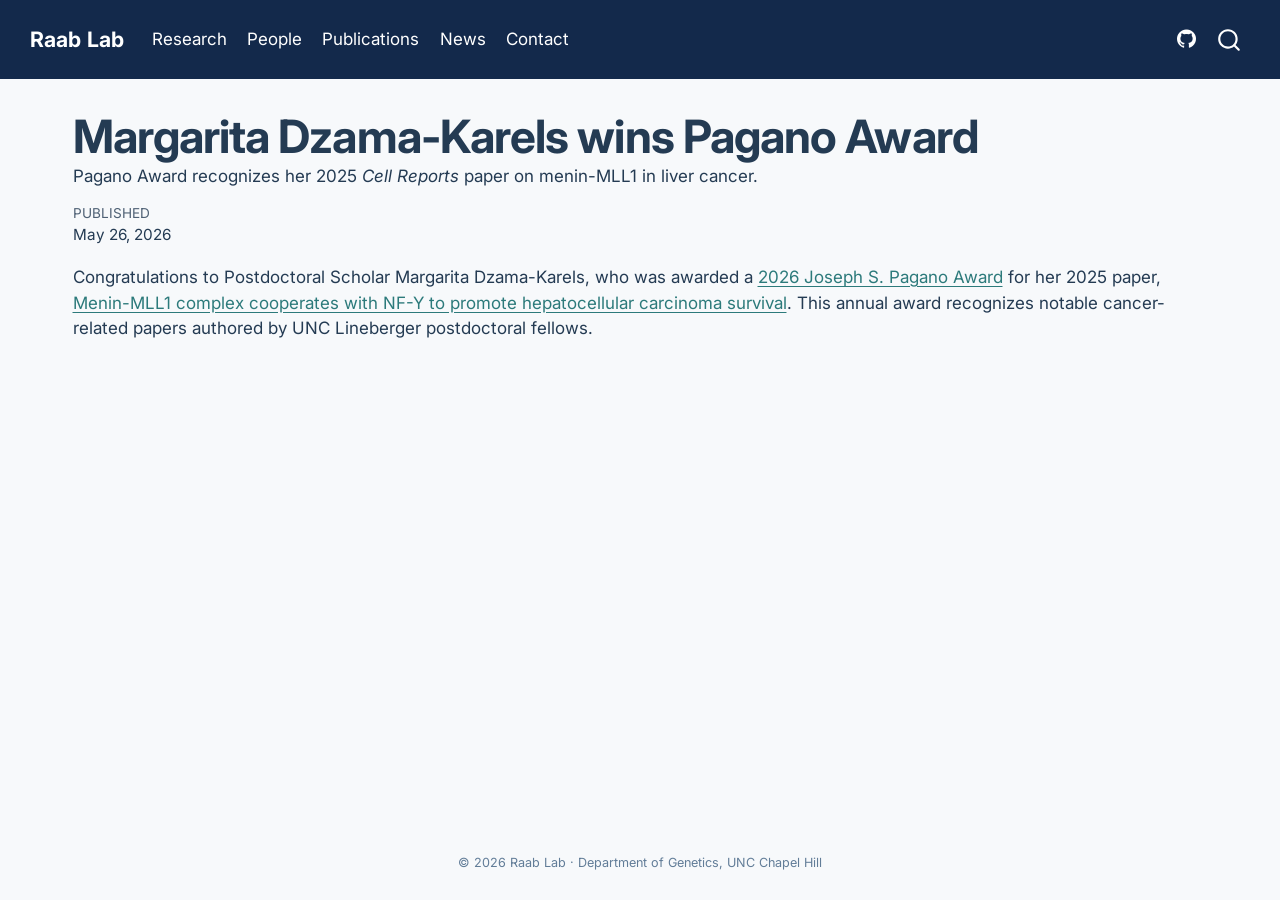
<file: news/2026-05-21-dzama-karels-pagano-award/index.html>
<!DOCTYPE html>
<html xmlns="http://www.w3.org/1999/xhtml" lang="en" xml:lang="en"><head>

<meta charset="utf-8">
<meta name="generator" content="quarto-1.9.38">

<meta name="viewport" content="width=device-width, initial-scale=1.0, user-scalable=yes">

<meta name="dcterms.date" content="2026-05-26">
<meta name="description" content="Pagano Award recognizes her 2025 Cell Reports paper on menin-MLL1 in liver cancer.">

<title>Margarita Dzama-Karels wins Pagano Award – Raab Lab</title>
<style>
/* Default styles provided by pandoc.
** See https://pandoc.org/MANUAL.html#variables-for-html for config info.
*/
code{white-space: pre-wrap;}
span.smallcaps{font-variant: small-caps;}
div.columns{display: flex; gap: min(4vw, 1.5em);}
div.column{flex: auto; overflow-x: auto;}
div.hanging-indent{margin-left: 1.5em; text-indent: -1.5em;}
ul.task-list{list-style: none;}
ul.task-list li input[type="checkbox"] {
  width: 0.8em;
  margin: 0 0.8em 0.2em -1em; /* quarto-specific, see https://github.com/quarto-dev/quarto-cli/issues/4556 */ 
  vertical-align: middle;
}
</style>


<script src="../../site_libs/quarto-nav/quarto-nav.js"></script>
<script src="../../site_libs/quarto-nav/headroom.min.js"></script>
<script src="../../site_libs/clipboard/clipboard.min.js"></script>
<script src="../../site_libs/quarto-search/autocomplete.umd.js"></script>
<script src="../../site_libs/quarto-search/fuse.min.js"></script>
<script src="../../site_libs/quarto-search/quarto-search.js"></script>
<meta name="quarto:offset" content="../../">
<script src="../../site_libs/quarto-html/quarto.js" type="module"></script>
<script src="../../site_libs/quarto-html/tabsets/tabsets.js" type="module"></script>
<script src="../../site_libs/quarto-html/popper.min.js"></script>
<script src="../../site_libs/quarto-html/tippy.umd.min.js"></script>
<script src="../../site_libs/quarto-html/anchor.min.js"></script>
<link href="../../site_libs/quarto-html/tippy.css" rel="stylesheet">
<link href="../../site_libs/quarto-html/quarto-syntax-highlighting-15634bcf2e68342d4ad2dfa704d543f6.css" rel="stylesheet" id="quarto-text-highlighting-styles">
<script src="../../site_libs/bootstrap/bootstrap.min.js"></script>
<link href="../../site_libs/bootstrap/bootstrap-icons.css" rel="stylesheet">
<link href="../../site_libs/bootstrap/bootstrap-0ed7134436ca8e24a474c558aa432b6c.min.css" rel="stylesheet" append-hash="true" id="quarto-bootstrap" data-mode="light">
<script id="quarto-search-options" type="application/json">{
  "location": "navbar",
  "copy-button": false,
  "collapse-after": 3,
  "panel-placement": "end",
  "type": "overlay",
  "limit": 50,
  "keyboard-shortcut": [
    "f",
    "/",
    "s"
  ],
  "show-item-context": false,
  "language": {
    "search-no-results-text": "No results",
    "search-matching-documents-text": "matching documents",
    "search-copy-link-title": "Copy link to search",
    "search-hide-matches-text": "Hide additional matches",
    "search-more-match-text": "more match in this document",
    "search-more-matches-text": "more matches in this document",
    "search-clear-button-title": "Clear",
    "search-text-placeholder": "",
    "search-detached-cancel-button-title": "Cancel",
    "search-submit-button-title": "Submit",
    "search-label": "Search"
  }
}</script>


</head>

<body class="nav-fixed quarto-light">

<div id="quarto-search-results"></div>
  <header id="quarto-header" class="headroom fixed-top">
    <nav class="navbar navbar-expand-lg " data-bs-theme="dark">
      <div class="navbar-container container-fluid">
      <div class="navbar-brand-container mx-auto">
    <a class="navbar-brand" href="../../index.html">
    <span class="navbar-title">Raab Lab</span>
    </a>
  </div>
            <div id="quarto-search" class="" title="Search"></div>
          <button class="navbar-toggler" type="button" data-bs-toggle="collapse" data-bs-target="#navbarCollapse" aria-controls="navbarCollapse" role="menu" aria-expanded="false" aria-label="Toggle navigation" onclick="if (window.quartoToggleHeadroom) { window.quartoToggleHeadroom(); }">
  <span class="navbar-toggler-icon"></span>
</button>
          <div class="collapse navbar-collapse" id="navbarCollapse">
            <ul class="navbar-nav navbar-nav-scroll me-auto">
  <li class="nav-item">
    <a class="nav-link" href="../../index.html#research"> 
<span class="menu-text">Research</span></a>
  </li>  
  <li class="nav-item">
    <a class="nav-link" href="../../people.html"> 
<span class="menu-text">People</span></a>
  </li>  
  <li class="nav-item">
    <a class="nav-link" href="../../publications.html"> 
<span class="menu-text">Publications</span></a>
  </li>  
  <li class="nav-item">
    <a class="nav-link" href="../../news.html"> 
<span class="menu-text">News</span></a>
  </li>  
  <li class="nav-item">
    <a class="nav-link" href="../../contact.html"> 
<span class="menu-text">Contact</span></a>
  </li>  
</ul>
            <ul class="navbar-nav navbar-nav-scroll ms-auto">
  <li class="nav-item compact">
    <a class="nav-link" href="https://github.com/raab-lab"> <i class="bi bi-github" role="img" aria-label="GitHub">
</i> 
<span class="menu-text"></span></a>
  </li>  
</ul>
          </div> <!-- /navcollapse -->
            <div class="quarto-navbar-tools">
</div>
      </div> <!-- /container-fluid -->
    </nav>
</header>
<!-- content -->
<div id="quarto-content" class="quarto-container page-columns page-rows-contents page-layout-full page-navbar">
<!-- sidebar -->
<!-- margin-sidebar -->
    
<!-- main -->
<main class="content column-page" id="quarto-document-content">

<header id="title-block-header" class="quarto-title-block default">
<div class="quarto-title">
<h1 class="title">Margarita Dzama-Karels wins Pagano Award</h1>
</div>

<div>
  <div class="description">
    Pagano Award recognizes her 2025 <em>Cell Reports</em> paper on menin-MLL1 in liver cancer.
  </div>
</div>


<div class="quarto-title-meta column-page">

    
    <div>
    <div class="quarto-title-meta-heading">Published</div>
    <div class="quarto-title-meta-contents">
      <p class="date">May 26, 2026</p>
    </div>
  </div>
  
    
  </div>
  


</header>


<p>Congratulations to Postdoctoral Scholar Margarita Dzama-Karels, who was awarded a <a href="https://www.med.unc.edu/genetics/dzama-karels-recognized-with-joseph-s-pagano-award/" target="_blank">2026 Joseph S. Pagano Award</a> for her 2025 paper, <a href="https://doi.org/10.1016/j.celrep.2025.116619" target="_blank">Menin-MLL1 complex cooperates with NF-Y to promote hepatocellular carcinoma survival</a>. This annual award recognizes notable cancer-related papers authored by UNC Lineberger postdoctoral fellows.</p>



</main> <!-- /main -->
<script id="quarto-html-after-body" type="application/javascript">
  window.document.addEventListener("DOMContentLoaded", function (event) {
    const icon = "";
    const anchorJS = new window.AnchorJS();
    anchorJS.options = {
      placement: 'right',
      icon: icon
    };
    anchorJS.add('.anchored');
    const isCodeAnnotation = (el) => {
      for (const clz of el.classList) {
        if (clz.startsWith('code-annotation-')) {                     
          return true;
        }
      }
      return false;
    }
    const onCopySuccess = function(e) {
      // button target
      const button = e.trigger;
      // don't keep focus
      button.blur();
      // flash "checked"
      button.classList.add('code-copy-button-checked');
      var currentTitle = button.getAttribute("title");
      button.setAttribute("title", "Copied!");
      let tooltip;
      if (window.bootstrap) {
        button.setAttribute("data-bs-toggle", "tooltip");
        button.setAttribute("data-bs-placement", "left");
        button.setAttribute("data-bs-title", "Copied!");
        tooltip = new bootstrap.Tooltip(button, 
          { trigger: "manual", 
            customClass: "code-copy-button-tooltip",
            offset: [0, -8]});
        tooltip.show();    
      }
      setTimeout(function() {
        if (tooltip) {
          tooltip.hide();
          button.removeAttribute("data-bs-title");
          button.removeAttribute("data-bs-toggle");
          button.removeAttribute("data-bs-placement");
        }
        button.setAttribute("title", currentTitle);
        button.classList.remove('code-copy-button-checked');
      }, 1000);
      // clear code selection
      e.clearSelection();
    }
    const getTextToCopy = function(trigger) {
      const outerScaffold = trigger.parentElement.cloneNode(true);
      const codeEl = outerScaffold.querySelector('code');
      for (const childEl of codeEl.children) {
        if (isCodeAnnotation(childEl)) {
          childEl.remove();
        }
      }
      return codeEl.innerText;
    }
    const clipboard = new window.ClipboardJS('.code-copy-button:not([data-in-quarto-modal])', {
      text: getTextToCopy
    });
    clipboard.on('success', onCopySuccess);
    if (window.document.getElementById('quarto-embedded-source-code-modal')) {
      const clipboardModal = new window.ClipboardJS('.code-copy-button[data-in-quarto-modal]', {
        text: getTextToCopy,
        container: window.document.getElementById('quarto-embedded-source-code-modal')
      });
      clipboardModal.on('success', onCopySuccess);
    }
      var localhostRegex = new RegExp(/^(?:http|https):\/\/localhost\:?[0-9]*\//);
      var mailtoRegex = new RegExp(/^mailto:/);
        var filterRegex = new RegExp("https:\/\/raab-lab\.org");
      var isInternal = (href) => {
          return filterRegex.test(href) || localhostRegex.test(href) || mailtoRegex.test(href);
      }
      // Inspect non-navigation links and adorn them if external
     var links = window.document.querySelectorAll('a[href]:not(.nav-link):not(.navbar-brand):not(.toc-action):not(.sidebar-link):not(.sidebar-item-toggle):not(.pagination-link):not(.no-external):not([aria-hidden]):not(.dropdown-item):not(.quarto-navigation-tool):not(.about-link)');
      for (var i=0; i<links.length; i++) {
        const link = links[i];
        if (!isInternal(link.href)) {
          // undo the damage that might have been done by quarto-nav.js in the case of
          // links that we want to consider external
          if (link.dataset.originalHref !== undefined) {
            link.href = link.dataset.originalHref;
          }
        }
      }
    function tippyHover(el, contentFn, onTriggerFn, onUntriggerFn) {
      const config = {
        allowHTML: true,
        maxWidth: 500,
        delay: 100,
        arrow: false,
        appendTo: function(el) {
            return el.parentElement;
        },
        interactive: true,
        interactiveBorder: 10,
        theme: 'quarto',
        placement: 'bottom-start',
      };
      if (contentFn) {
        config.content = contentFn;
      }
      if (onTriggerFn) {
        config.onTrigger = onTriggerFn;
      }
      if (onUntriggerFn) {
        config.onUntrigger = onUntriggerFn;
      }
      window.tippy(el, config); 
    }
    const noterefs = window.document.querySelectorAll('a[role="doc-noteref"]');
    for (var i=0; i<noterefs.length; i++) {
      const ref = noterefs[i];
      tippyHover(ref, function() {
        // use id or data attribute instead here
        let href = ref.getAttribute('data-footnote-href') || ref.getAttribute('href');
        try { href = new URL(href).hash; } catch {}
        const id = href.replace(/^#\/?/, "");
        const note = window.document.getElementById(id);
        if (note) {
          return note.innerHTML;
        } else {
          return "";
        }
      });
    }
    const xrefs = window.document.querySelectorAll('a.quarto-xref');
    const processXRef = (id, note) => {
      // Strip column container classes
      const stripColumnClz = (el) => {
        el.classList.remove("page-full", "page-columns");
        if (el.children) {
          for (const child of el.children) {
            stripColumnClz(child);
          }
        }
      }
      stripColumnClz(note)
      if (id === null || id.startsWith('sec-')) {
        // Special case sections, only their first couple elements
        const container = document.createElement("div");
        if (note.children && note.children.length > 2) {
          container.appendChild(note.children[0].cloneNode(true));
          for (let i = 1; i < note.children.length; i++) {
            const child = note.children[i];
            if (child.tagName === "P" && child.innerText === "") {
              continue;
            } else {
              container.appendChild(child.cloneNode(true));
              break;
            }
          }
          if (window.Quarto?.typesetMath) {
            window.Quarto.typesetMath(container);
          }
          return container.innerHTML
        } else {
          if (window.Quarto?.typesetMath) {
            window.Quarto.typesetMath(note);
          }
          return note.innerHTML;
        }
      } else {
        // Remove any anchor links if they are present
        const anchorLink = note.querySelector('a.anchorjs-link');
        if (anchorLink) {
          anchorLink.remove();
        }
        if (window.Quarto?.typesetMath) {
          window.Quarto.typesetMath(note);
        }
        if (note.classList.contains("callout")) {
          return note.outerHTML;
        } else {
          return note.innerHTML;
        }
      }
    }
    for (var i=0; i<xrefs.length; i++) {
      const xref = xrefs[i];
      tippyHover(xref, undefined, function(instance) {
        instance.disable();
        let url = xref.getAttribute('href');
        let hash = undefined; 
        if (url.startsWith('#')) {
          hash = url;
        } else {
          try { hash = new URL(url).hash; } catch {}
        }
        if (hash) {
          const id = hash.replace(/^#\/?/, "");
          const note = window.document.getElementById(id);
          if (note !== null) {
            try {
              const html = processXRef(id, note.cloneNode(true));
              instance.setContent(html);
            } finally {
              instance.enable();
              instance.show();
            }
          } else {
            // See if we can fetch this
            fetch(url.split('#')[0])
            .then(res => res.text())
            .then(html => {
              const parser = new DOMParser();
              const htmlDoc = parser.parseFromString(html, "text/html");
              const note = htmlDoc.getElementById(id);
              if (note !== null) {
                const html = processXRef(id, note);
                instance.setContent(html);
              } 
            }).finally(() => {
              instance.enable();
              instance.show();
            });
          }
        } else {
          // See if we can fetch a full url (with no hash to target)
          // This is a special case and we should probably do some content thinning / targeting
          fetch(url)
          .then(res => res.text())
          .then(html => {
            const parser = new DOMParser();
            const htmlDoc = parser.parseFromString(html, "text/html");
            const note = htmlDoc.querySelector('main.content');
            if (note !== null) {
              // This should only happen for chapter cross references
              // (since there is no id in the URL)
              // remove the first header
              if (note.children.length > 0 && note.children[0].tagName === "HEADER") {
                note.children[0].remove();
              }
              const html = processXRef(null, note);
              instance.setContent(html);
            } 
          }).finally(() => {
            instance.enable();
            instance.show();
          });
        }
      }, function(instance) {
      });
    }
        let selectedAnnoteEl;
        const selectorForAnnotation = ( cell, annotation) => {
          let cellAttr = 'data-code-cell="' + cell + '"';
          let lineAttr = 'data-code-annotation="' +  annotation + '"';
          const selector = 'span[' + cellAttr + '][' + lineAttr + ']';
          return selector;
        }
        const selectCodeLines = (annoteEl) => {
          const doc = window.document;
          const targetCell = annoteEl.getAttribute("data-target-cell");
          const targetAnnotation = annoteEl.getAttribute("data-target-annotation");
          const annoteSpan = window.document.querySelector(selectorForAnnotation(targetCell, targetAnnotation));
          const lines = annoteSpan.getAttribute("data-code-lines").split(",");
          const lineIds = lines.map((line) => {
            return targetCell + "-" + line;
          })
          let top = null;
          let height = null;
          let parent = null;
          if (lineIds.length > 0) {
              //compute the position of the single el (top and bottom and make a div)
              const el = window.document.getElementById(lineIds[0]);
              top = el.offsetTop;
              height = el.offsetHeight;
              parent = el.parentElement.parentElement;
            if (lineIds.length > 1) {
              const lastEl = window.document.getElementById(lineIds[lineIds.length - 1]);
              const bottom = lastEl.offsetTop + lastEl.offsetHeight;
              height = bottom - top;
            }
            if (top !== null && height !== null && parent !== null) {
              // cook up a div (if necessary) and position it 
              let div = window.document.getElementById("code-annotation-line-highlight");
              if (div === null) {
                div = window.document.createElement("div");
                div.setAttribute("id", "code-annotation-line-highlight");
                div.style.position = 'absolute';
                parent.appendChild(div);
              }
              div.style.top = top - 2 + "px";
              div.style.height = height + 4 + "px";
              div.style.left = 0;
              let gutterDiv = window.document.getElementById("code-annotation-line-highlight-gutter");
              if (gutterDiv === null) {
                gutterDiv = window.document.createElement("div");
                gutterDiv.setAttribute("id", "code-annotation-line-highlight-gutter");
                gutterDiv.style.position = 'absolute';
                const codeCell = window.document.getElementById(targetCell);
                const gutter = codeCell.querySelector('.code-annotation-gutter');
                gutter.appendChild(gutterDiv);
              }
              gutterDiv.style.top = top - 2 + "px";
              gutterDiv.style.height = height + 4 + "px";
            }
            selectedAnnoteEl = annoteEl;
          }
        };
        const unselectCodeLines = () => {
          const elementsIds = ["code-annotation-line-highlight", "code-annotation-line-highlight-gutter"];
          elementsIds.forEach((elId) => {
            const div = window.document.getElementById(elId);
            if (div) {
              div.remove();
            }
          });
          selectedAnnoteEl = undefined;
        };
          // Handle positioning of the toggle
      window.addEventListener(
        "resize",
        throttle(() => {
          elRect = undefined;
          if (selectedAnnoteEl) {
            selectCodeLines(selectedAnnoteEl);
          }
        }, 10)
      );
      function throttle(fn, ms) {
      let throttle = false;
      let timer;
        return (...args) => {
          if(!throttle) { // first call gets through
              fn.apply(this, args);
              throttle = true;
          } else { // all the others get throttled
              if(timer) clearTimeout(timer); // cancel #2
              timer = setTimeout(() => {
                fn.apply(this, args);
                timer = throttle = false;
              }, ms);
          }
        };
      }
        // Attach click handler to the DT
        const annoteDls = window.document.querySelectorAll('dt[data-target-cell]');
        for (const annoteDlNode of annoteDls) {
          annoteDlNode.addEventListener('click', (event) => {
            const clickedEl = event.target;
            if (clickedEl !== selectedAnnoteEl) {
              unselectCodeLines();
              const activeEl = window.document.querySelector('dt[data-target-cell].code-annotation-active');
              if (activeEl) {
                activeEl.classList.remove('code-annotation-active');
              }
              selectCodeLines(clickedEl);
              clickedEl.classList.add('code-annotation-active');
            } else {
              // Unselect the line
              unselectCodeLines();
              clickedEl.classList.remove('code-annotation-active');
            }
          });
        }
    const findCites = (el) => {
      const parentEl = el.parentElement;
      if (parentEl) {
        const cites = parentEl.dataset.cites;
        if (cites) {
          return {
            el,
            cites: cites.split(' ')
          };
        } else {
          return findCites(el.parentElement)
        }
      } else {
        return undefined;
      }
    };
    var bibliorefs = window.document.querySelectorAll('a[role="doc-biblioref"]');
    for (var i=0; i<bibliorefs.length; i++) {
      const ref = bibliorefs[i];
      const citeInfo = findCites(ref);
      if (citeInfo) {
        tippyHover(citeInfo.el, function() {
          var popup = window.document.createElement('div');
          citeInfo.cites.forEach(function(cite) {
            var citeDiv = window.document.createElement('div');
            citeDiv.classList.add('hanging-indent');
            citeDiv.classList.add('csl-entry');
            var biblioDiv = window.document.getElementById('ref-' + cite);
            if (biblioDiv) {
              citeDiv.innerHTML = biblioDiv.innerHTML;
            }
            popup.appendChild(citeDiv);
          });
          return popup.innerHTML;
        });
      }
    }
  });
  </script>
</div> <!-- /content -->
<footer class="footer">
  <div class="nav-footer">
    <div class="nav-footer-left">
      &nbsp;
    </div>   
    <div class="nav-footer-center">
<p>© 2026 Raab Lab · Department of Genetics, UNC Chapel Hill</p>
</div>
    <div class="nav-footer-right">
      &nbsp;
    </div>
  </div>
</footer>




</body></html>
</file>
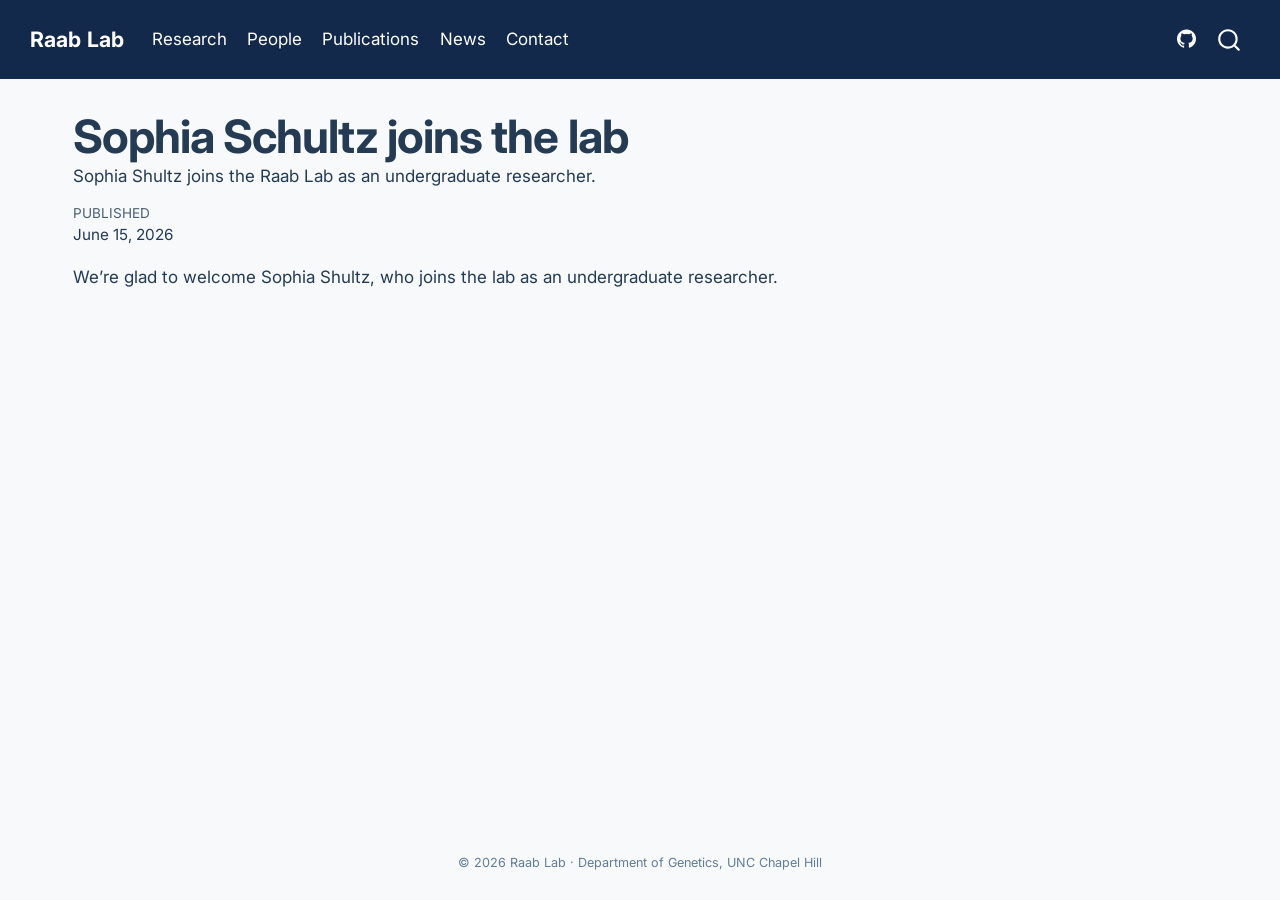
<file: news/2026-06-15-sophia-schultz/index.html>
<!DOCTYPE html>
<html xmlns="http://www.w3.org/1999/xhtml" lang="en" xml:lang="en"><head>

<meta charset="utf-8">
<meta name="generator" content="quarto-1.9.38">

<meta name="viewport" content="width=device-width, initial-scale=1.0, user-scalable=yes">

<meta name="dcterms.date" content="2026-06-15">
<meta name="description" content="Sophia Shultz joins the Raab Lab as an undergraduate researcher.">

<title>Sophia Schultz joins the lab – Raab Lab</title>
<style>
/* Default styles provided by pandoc.
** See https://pandoc.org/MANUAL.html#variables-for-html for config info.
*/
code{white-space: pre-wrap;}
span.smallcaps{font-variant: small-caps;}
div.columns{display: flex; gap: min(4vw, 1.5em);}
div.column{flex: auto; overflow-x: auto;}
div.hanging-indent{margin-left: 1.5em; text-indent: -1.5em;}
ul.task-list{list-style: none;}
ul.task-list li input[type="checkbox"] {
  width: 0.8em;
  margin: 0 0.8em 0.2em -1em; /* quarto-specific, see https://github.com/quarto-dev/quarto-cli/issues/4556 */ 
  vertical-align: middle;
}
</style>


<script src="../../site_libs/quarto-nav/quarto-nav.js"></script>
<script src="../../site_libs/quarto-nav/headroom.min.js"></script>
<script src="../../site_libs/clipboard/clipboard.min.js"></script>
<script src="../../site_libs/quarto-search/autocomplete.umd.js"></script>
<script src="../../site_libs/quarto-search/fuse.min.js"></script>
<script src="../../site_libs/quarto-search/quarto-search.js"></script>
<meta name="quarto:offset" content="../../">
<script src="../../site_libs/quarto-html/quarto.js" type="module"></script>
<script src="../../site_libs/quarto-html/tabsets/tabsets.js" type="module"></script>
<script src="../../site_libs/quarto-html/popper.min.js"></script>
<script src="../../site_libs/quarto-html/tippy.umd.min.js"></script>
<script src="../../site_libs/quarto-html/anchor.min.js"></script>
<link href="../../site_libs/quarto-html/tippy.css" rel="stylesheet">
<link href="../../site_libs/quarto-html/quarto-syntax-highlighting-15634bcf2e68342d4ad2dfa704d543f6.css" rel="stylesheet" id="quarto-text-highlighting-styles">
<script src="../../site_libs/bootstrap/bootstrap.min.js"></script>
<link href="../../site_libs/bootstrap/bootstrap-icons.css" rel="stylesheet">
<link href="../../site_libs/bootstrap/bootstrap-0ed7134436ca8e24a474c558aa432b6c.min.css" rel="stylesheet" append-hash="true" id="quarto-bootstrap" data-mode="light">
<script id="quarto-search-options" type="application/json">{
  "location": "navbar",
  "copy-button": false,
  "collapse-after": 3,
  "panel-placement": "end",
  "type": "overlay",
  "limit": 50,
  "keyboard-shortcut": [
    "f",
    "/",
    "s"
  ],
  "show-item-context": false,
  "language": {
    "search-no-results-text": "No results",
    "search-matching-documents-text": "matching documents",
    "search-copy-link-title": "Copy link to search",
    "search-hide-matches-text": "Hide additional matches",
    "search-more-match-text": "more match in this document",
    "search-more-matches-text": "more matches in this document",
    "search-clear-button-title": "Clear",
    "search-text-placeholder": "",
    "search-detached-cancel-button-title": "Cancel",
    "search-submit-button-title": "Submit",
    "search-label": "Search"
  }
}</script>


</head>

<body class="nav-fixed quarto-light">

<div id="quarto-search-results"></div>
  <header id="quarto-header" class="headroom fixed-top">
    <nav class="navbar navbar-expand-lg " data-bs-theme="dark">
      <div class="navbar-container container-fluid">
      <div class="navbar-brand-container mx-auto">
    <a class="navbar-brand" href="../../index.html">
    <span class="navbar-title">Raab Lab</span>
    </a>
  </div>
            <div id="quarto-search" class="" title="Search"></div>
          <button class="navbar-toggler" type="button" data-bs-toggle="collapse" data-bs-target="#navbarCollapse" aria-controls="navbarCollapse" role="menu" aria-expanded="false" aria-label="Toggle navigation" onclick="if (window.quartoToggleHeadroom) { window.quartoToggleHeadroom(); }">
  <span class="navbar-toggler-icon"></span>
</button>
          <div class="collapse navbar-collapse" id="navbarCollapse">
            <ul class="navbar-nav navbar-nav-scroll me-auto">
  <li class="nav-item">
    <a class="nav-link" href="../../index.html#research"> 
<span class="menu-text">Research</span></a>
  </li>  
  <li class="nav-item">
    <a class="nav-link" href="../../people.html"> 
<span class="menu-text">People</span></a>
  </li>  
  <li class="nav-item">
    <a class="nav-link" href="../../publications.html"> 
<span class="menu-text">Publications</span></a>
  </li>  
  <li class="nav-item">
    <a class="nav-link" href="../../news.html"> 
<span class="menu-text">News</span></a>
  </li>  
  <li class="nav-item">
    <a class="nav-link" href="../../contact.html"> 
<span class="menu-text">Contact</span></a>
  </li>  
</ul>
            <ul class="navbar-nav navbar-nav-scroll ms-auto">
  <li class="nav-item compact">
    <a class="nav-link" href="https://github.com/raab-lab"> <i class="bi bi-github" role="img" aria-label="GitHub">
</i> 
<span class="menu-text"></span></a>
  </li>  
</ul>
          </div> <!-- /navcollapse -->
            <div class="quarto-navbar-tools">
</div>
      </div> <!-- /container-fluid -->
    </nav>
</header>
<!-- content -->
<div id="quarto-content" class="quarto-container page-columns page-rows-contents page-layout-full page-navbar">
<!-- sidebar -->
<!-- margin-sidebar -->
    
<!-- main -->
<main class="content column-page" id="quarto-document-content">

<header id="title-block-header" class="quarto-title-block default">
<div class="quarto-title">
<h1 class="title">Sophia Schultz joins the lab</h1>
</div>

<div>
  <div class="description">
    Sophia Shultz joins the Raab Lab as an undergraduate researcher.
  </div>
</div>


<div class="quarto-title-meta column-page">

    
    <div>
    <div class="quarto-title-meta-heading">Published</div>
    <div class="quarto-title-meta-contents">
      <p class="date">June 15, 2026</p>
    </div>
  </div>
  
    
  </div>
  


</header>


<p>We’re glad to welcome Sophia Shultz, who joins the lab as an undergraduate researcher.</p>



</main> <!-- /main -->
<script id="quarto-html-after-body" type="application/javascript">
  window.document.addEventListener("DOMContentLoaded", function (event) {
    const icon = "";
    const anchorJS = new window.AnchorJS();
    anchorJS.options = {
      placement: 'right',
      icon: icon
    };
    anchorJS.add('.anchored');
    const isCodeAnnotation = (el) => {
      for (const clz of el.classList) {
        if (clz.startsWith('code-annotation-')) {                     
          return true;
        }
      }
      return false;
    }
    const onCopySuccess = function(e) {
      // button target
      const button = e.trigger;
      // don't keep focus
      button.blur();
      // flash "checked"
      button.classList.add('code-copy-button-checked');
      var currentTitle = button.getAttribute("title");
      button.setAttribute("title", "Copied!");
      let tooltip;
      if (window.bootstrap) {
        button.setAttribute("data-bs-toggle", "tooltip");
        button.setAttribute("data-bs-placement", "left");
        button.setAttribute("data-bs-title", "Copied!");
        tooltip = new bootstrap.Tooltip(button, 
          { trigger: "manual", 
            customClass: "code-copy-button-tooltip",
            offset: [0, -8]});
        tooltip.show();    
      }
      setTimeout(function() {
        if (tooltip) {
          tooltip.hide();
          button.removeAttribute("data-bs-title");
          button.removeAttribute("data-bs-toggle");
          button.removeAttribute("data-bs-placement");
        }
        button.setAttribute("title", currentTitle);
        button.classList.remove('code-copy-button-checked');
      }, 1000);
      // clear code selection
      e.clearSelection();
    }
    const getTextToCopy = function(trigger) {
      const outerScaffold = trigger.parentElement.cloneNode(true);
      const codeEl = outerScaffold.querySelector('code');
      for (const childEl of codeEl.children) {
        if (isCodeAnnotation(childEl)) {
          childEl.remove();
        }
      }
      return codeEl.innerText;
    }
    const clipboard = new window.ClipboardJS('.code-copy-button:not([data-in-quarto-modal])', {
      text: getTextToCopy
    });
    clipboard.on('success', onCopySuccess);
    if (window.document.getElementById('quarto-embedded-source-code-modal')) {
      const clipboardModal = new window.ClipboardJS('.code-copy-button[data-in-quarto-modal]', {
        text: getTextToCopy,
        container: window.document.getElementById('quarto-embedded-source-code-modal')
      });
      clipboardModal.on('success', onCopySuccess);
    }
      var localhostRegex = new RegExp(/^(?:http|https):\/\/localhost\:?[0-9]*\//);
      var mailtoRegex = new RegExp(/^mailto:/);
        var filterRegex = new RegExp("https:\/\/raab-lab\.org");
      var isInternal = (href) => {
          return filterRegex.test(href) || localhostRegex.test(href) || mailtoRegex.test(href);
      }
      // Inspect non-navigation links and adorn them if external
     var links = window.document.querySelectorAll('a[href]:not(.nav-link):not(.navbar-brand):not(.toc-action):not(.sidebar-link):not(.sidebar-item-toggle):not(.pagination-link):not(.no-external):not([aria-hidden]):not(.dropdown-item):not(.quarto-navigation-tool):not(.about-link)');
      for (var i=0; i<links.length; i++) {
        const link = links[i];
        if (!isInternal(link.href)) {
          // undo the damage that might have been done by quarto-nav.js in the case of
          // links that we want to consider external
          if (link.dataset.originalHref !== undefined) {
            link.href = link.dataset.originalHref;
          }
        }
      }
    function tippyHover(el, contentFn, onTriggerFn, onUntriggerFn) {
      const config = {
        allowHTML: true,
        maxWidth: 500,
        delay: 100,
        arrow: false,
        appendTo: function(el) {
            return el.parentElement;
        },
        interactive: true,
        interactiveBorder: 10,
        theme: 'quarto',
        placement: 'bottom-start',
      };
      if (contentFn) {
        config.content = contentFn;
      }
      if (onTriggerFn) {
        config.onTrigger = onTriggerFn;
      }
      if (onUntriggerFn) {
        config.onUntrigger = onUntriggerFn;
      }
      window.tippy(el, config); 
    }
    const noterefs = window.document.querySelectorAll('a[role="doc-noteref"]');
    for (var i=0; i<noterefs.length; i++) {
      const ref = noterefs[i];
      tippyHover(ref, function() {
        // use id or data attribute instead here
        let href = ref.getAttribute('data-footnote-href') || ref.getAttribute('href');
        try { href = new URL(href).hash; } catch {}
        const id = href.replace(/^#\/?/, "");
        const note = window.document.getElementById(id);
        if (note) {
          return note.innerHTML;
        } else {
          return "";
        }
      });
    }
    const xrefs = window.document.querySelectorAll('a.quarto-xref');
    const processXRef = (id, note) => {
      // Strip column container classes
      const stripColumnClz = (el) => {
        el.classList.remove("page-full", "page-columns");
        if (el.children) {
          for (const child of el.children) {
            stripColumnClz(child);
          }
        }
      }
      stripColumnClz(note)
      if (id === null || id.startsWith('sec-')) {
        // Special case sections, only their first couple elements
        const container = document.createElement("div");
        if (note.children && note.children.length > 2) {
          container.appendChild(note.children[0].cloneNode(true));
          for (let i = 1; i < note.children.length; i++) {
            const child = note.children[i];
            if (child.tagName === "P" && child.innerText === "") {
              continue;
            } else {
              container.appendChild(child.cloneNode(true));
              break;
            }
          }
          if (window.Quarto?.typesetMath) {
            window.Quarto.typesetMath(container);
          }
          return container.innerHTML
        } else {
          if (window.Quarto?.typesetMath) {
            window.Quarto.typesetMath(note);
          }
          return note.innerHTML;
        }
      } else {
        // Remove any anchor links if they are present
        const anchorLink = note.querySelector('a.anchorjs-link');
        if (anchorLink) {
          anchorLink.remove();
        }
        if (window.Quarto?.typesetMath) {
          window.Quarto.typesetMath(note);
        }
        if (note.classList.contains("callout")) {
          return note.outerHTML;
        } else {
          return note.innerHTML;
        }
      }
    }
    for (var i=0; i<xrefs.length; i++) {
      const xref = xrefs[i];
      tippyHover(xref, undefined, function(instance) {
        instance.disable();
        let url = xref.getAttribute('href');
        let hash = undefined; 
        if (url.startsWith('#')) {
          hash = url;
        } else {
          try { hash = new URL(url).hash; } catch {}
        }
        if (hash) {
          const id = hash.replace(/^#\/?/, "");
          const note = window.document.getElementById(id);
          if (note !== null) {
            try {
              const html = processXRef(id, note.cloneNode(true));
              instance.setContent(html);
            } finally {
              instance.enable();
              instance.show();
            }
          } else {
            // See if we can fetch this
            fetch(url.split('#')[0])
            .then(res => res.text())
            .then(html => {
              const parser = new DOMParser();
              const htmlDoc = parser.parseFromString(html, "text/html");
              const note = htmlDoc.getElementById(id);
              if (note !== null) {
                const html = processXRef(id, note);
                instance.setContent(html);
              } 
            }).finally(() => {
              instance.enable();
              instance.show();
            });
          }
        } else {
          // See if we can fetch a full url (with no hash to target)
          // This is a special case and we should probably do some content thinning / targeting
          fetch(url)
          .then(res => res.text())
          .then(html => {
            const parser = new DOMParser();
            const htmlDoc = parser.parseFromString(html, "text/html");
            const note = htmlDoc.querySelector('main.content');
            if (note !== null) {
              // This should only happen for chapter cross references
              // (since there is no id in the URL)
              // remove the first header
              if (note.children.length > 0 && note.children[0].tagName === "HEADER") {
                note.children[0].remove();
              }
              const html = processXRef(null, note);
              instance.setContent(html);
            } 
          }).finally(() => {
            instance.enable();
            instance.show();
          });
        }
      }, function(instance) {
      });
    }
        let selectedAnnoteEl;
        const selectorForAnnotation = ( cell, annotation) => {
          let cellAttr = 'data-code-cell="' + cell + '"';
          let lineAttr = 'data-code-annotation="' +  annotation + '"';
          const selector = 'span[' + cellAttr + '][' + lineAttr + ']';
          return selector;
        }
        const selectCodeLines = (annoteEl) => {
          const doc = window.document;
          const targetCell = annoteEl.getAttribute("data-target-cell");
          const targetAnnotation = annoteEl.getAttribute("data-target-annotation");
          const annoteSpan = window.document.querySelector(selectorForAnnotation(targetCell, targetAnnotation));
          const lines = annoteSpan.getAttribute("data-code-lines").split(",");
          const lineIds = lines.map((line) => {
            return targetCell + "-" + line;
          })
          let top = null;
          let height = null;
          let parent = null;
          if (lineIds.length > 0) {
              //compute the position of the single el (top and bottom and make a div)
              const el = window.document.getElementById(lineIds[0]);
              top = el.offsetTop;
              height = el.offsetHeight;
              parent = el.parentElement.parentElement;
            if (lineIds.length > 1) {
              const lastEl = window.document.getElementById(lineIds[lineIds.length - 1]);
              const bottom = lastEl.offsetTop + lastEl.offsetHeight;
              height = bottom - top;
            }
            if (top !== null && height !== null && parent !== null) {
              // cook up a div (if necessary) and position it 
              let div = window.document.getElementById("code-annotation-line-highlight");
              if (div === null) {
                div = window.document.createElement("div");
                div.setAttribute("id", "code-annotation-line-highlight");
                div.style.position = 'absolute';
                parent.appendChild(div);
              }
              div.style.top = top - 2 + "px";
              div.style.height = height + 4 + "px";
              div.style.left = 0;
              let gutterDiv = window.document.getElementById("code-annotation-line-highlight-gutter");
              if (gutterDiv === null) {
                gutterDiv = window.document.createElement("div");
                gutterDiv.setAttribute("id", "code-annotation-line-highlight-gutter");
                gutterDiv.style.position = 'absolute';
                const codeCell = window.document.getElementById(targetCell);
                const gutter = codeCell.querySelector('.code-annotation-gutter');
                gutter.appendChild(gutterDiv);
              }
              gutterDiv.style.top = top - 2 + "px";
              gutterDiv.style.height = height + 4 + "px";
            }
            selectedAnnoteEl = annoteEl;
          }
        };
        const unselectCodeLines = () => {
          const elementsIds = ["code-annotation-line-highlight", "code-annotation-line-highlight-gutter"];
          elementsIds.forEach((elId) => {
            const div = window.document.getElementById(elId);
            if (div) {
              div.remove();
            }
          });
          selectedAnnoteEl = undefined;
        };
          // Handle positioning of the toggle
      window.addEventListener(
        "resize",
        throttle(() => {
          elRect = undefined;
          if (selectedAnnoteEl) {
            selectCodeLines(selectedAnnoteEl);
          }
        }, 10)
      );
      function throttle(fn, ms) {
      let throttle = false;
      let timer;
        return (...args) => {
          if(!throttle) { // first call gets through
              fn.apply(this, args);
              throttle = true;
          } else { // all the others get throttled
              if(timer) clearTimeout(timer); // cancel #2
              timer = setTimeout(() => {
                fn.apply(this, args);
                timer = throttle = false;
              }, ms);
          }
        };
      }
        // Attach click handler to the DT
        const annoteDls = window.document.querySelectorAll('dt[data-target-cell]');
        for (const annoteDlNode of annoteDls) {
          annoteDlNode.addEventListener('click', (event) => {
            const clickedEl = event.target;
            if (clickedEl !== selectedAnnoteEl) {
              unselectCodeLines();
              const activeEl = window.document.querySelector('dt[data-target-cell].code-annotation-active');
              if (activeEl) {
                activeEl.classList.remove('code-annotation-active');
              }
              selectCodeLines(clickedEl);
              clickedEl.classList.add('code-annotation-active');
            } else {
              // Unselect the line
              unselectCodeLines();
              clickedEl.classList.remove('code-annotation-active');
            }
          });
        }
    const findCites = (el) => {
      const parentEl = el.parentElement;
      if (parentEl) {
        const cites = parentEl.dataset.cites;
        if (cites) {
          return {
            el,
            cites: cites.split(' ')
          };
        } else {
          return findCites(el.parentElement)
        }
      } else {
        return undefined;
      }
    };
    var bibliorefs = window.document.querySelectorAll('a[role="doc-biblioref"]');
    for (var i=0; i<bibliorefs.length; i++) {
      const ref = bibliorefs[i];
      const citeInfo = findCites(ref);
      if (citeInfo) {
        tippyHover(citeInfo.el, function() {
          var popup = window.document.createElement('div');
          citeInfo.cites.forEach(function(cite) {
            var citeDiv = window.document.createElement('div');
            citeDiv.classList.add('hanging-indent');
            citeDiv.classList.add('csl-entry');
            var biblioDiv = window.document.getElementById('ref-' + cite);
            if (biblioDiv) {
              citeDiv.innerHTML = biblioDiv.innerHTML;
            }
            popup.appendChild(citeDiv);
          });
          return popup.innerHTML;
        });
      }
    }
  });
  </script>
</div> <!-- /content -->
<footer class="footer">
  <div class="nav-footer">
    <div class="nav-footer-left">
      &nbsp;
    </div>   
    <div class="nav-footer-center">
<p>© 2026 Raab Lab · Department of Genetics, UNC Chapel Hill</p>
</div>
    <div class="nav-footer-right">
      &nbsp;
    </div>
  </div>
</footer>




</body></html>
</file>
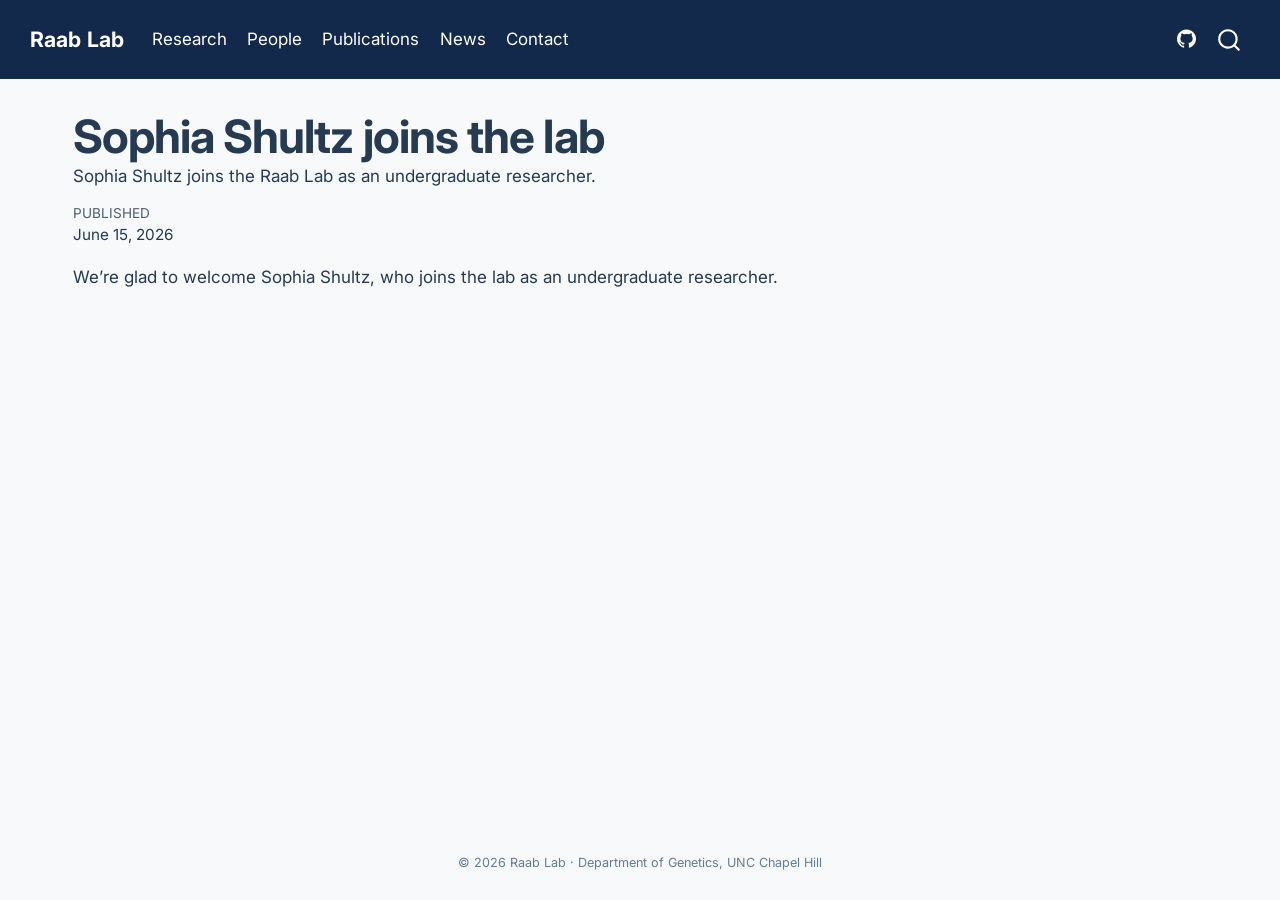
<file: news/2026-06-15-sophia-shultz/index.html>
<!DOCTYPE html>
<html xmlns="http://www.w3.org/1999/xhtml" lang="en" xml:lang="en"><head>

<meta charset="utf-8">
<meta name="generator" content="quarto-1.9.38">

<meta name="viewport" content="width=device-width, initial-scale=1.0, user-scalable=yes">

<meta name="dcterms.date" content="2026-06-15">
<meta name="description" content="Sophia Shultz joins the Raab Lab as an undergraduate researcher.">

<title>Sophia Shultz joins the lab – Raab Lab</title>
<style>
/* Default styles provided by pandoc.
** See https://pandoc.org/MANUAL.html#variables-for-html for config info.
*/
code{white-space: pre-wrap;}
span.smallcaps{font-variant: small-caps;}
div.columns{display: flex; gap: min(4vw, 1.5em);}
div.column{flex: auto; overflow-x: auto;}
div.hanging-indent{margin-left: 1.5em; text-indent: -1.5em;}
ul.task-list{list-style: none;}
ul.task-list li input[type="checkbox"] {
  width: 0.8em;
  margin: 0 0.8em 0.2em -1em; /* quarto-specific, see https://github.com/quarto-dev/quarto-cli/issues/4556 */ 
  vertical-align: middle;
}
</style>


<script src="../../site_libs/quarto-nav/quarto-nav.js"></script>
<script src="../../site_libs/quarto-nav/headroom.min.js"></script>
<script src="../../site_libs/clipboard/clipboard.min.js"></script>
<script src="../../site_libs/quarto-search/autocomplete.umd.js"></script>
<script src="../../site_libs/quarto-search/fuse.min.js"></script>
<script src="../../site_libs/quarto-search/quarto-search.js"></script>
<meta name="quarto:offset" content="../../">
<script src="../../site_libs/quarto-html/quarto.js" type="module"></script>
<script src="../../site_libs/quarto-html/tabsets/tabsets.js" type="module"></script>
<script src="../../site_libs/quarto-html/popper.min.js"></script>
<script src="../../site_libs/quarto-html/tippy.umd.min.js"></script>
<script src="../../site_libs/quarto-html/anchor.min.js"></script>
<link href="../../site_libs/quarto-html/tippy.css" rel="stylesheet">
<link href="../../site_libs/quarto-html/quarto-syntax-highlighting-15634bcf2e68342d4ad2dfa704d543f6.css" rel="stylesheet" id="quarto-text-highlighting-styles">
<script src="../../site_libs/bootstrap/bootstrap.min.js"></script>
<link href="../../site_libs/bootstrap/bootstrap-icons.css" rel="stylesheet">
<link href="../../site_libs/bootstrap/bootstrap-50efb920bdb63f62e1bd17dbb204b741.min.css" rel="stylesheet" append-hash="true" id="quarto-bootstrap" data-mode="light">
<script id="quarto-search-options" type="application/json">{
  "location": "navbar",
  "copy-button": false,
  "collapse-after": 3,
  "panel-placement": "end",
  "type": "overlay",
  "limit": 50,
  "keyboard-shortcut": [
    "f",
    "/",
    "s"
  ],
  "show-item-context": false,
  "language": {
    "search-no-results-text": "No results",
    "search-matching-documents-text": "matching documents",
    "search-copy-link-title": "Copy link to search",
    "search-hide-matches-text": "Hide additional matches",
    "search-more-match-text": "more match in this document",
    "search-more-matches-text": "more matches in this document",
    "search-clear-button-title": "Clear",
    "search-text-placeholder": "",
    "search-detached-cancel-button-title": "Cancel",
    "search-submit-button-title": "Submit",
    "search-label": "Search"
  }
}</script>


</head>

<body class="nav-fixed quarto-light">

<div id="quarto-search-results"></div>
  <header id="quarto-header" class="headroom fixed-top">
    <nav class="navbar navbar-expand-lg " data-bs-theme="dark">
      <div class="navbar-container container-fluid">
      <div class="navbar-brand-container mx-auto">
    <a class="navbar-brand" href="../../index.html">
    <span class="navbar-title">Raab Lab</span>
    </a>
  </div>
            <div id="quarto-search" class="" title="Search"></div>
          <button class="navbar-toggler" type="button" data-bs-toggle="collapse" data-bs-target="#navbarCollapse" aria-controls="navbarCollapse" role="menu" aria-expanded="false" aria-label="Toggle navigation" onclick="if (window.quartoToggleHeadroom) { window.quartoToggleHeadroom(); }">
  <span class="navbar-toggler-icon"></span>
</button>
          <div class="collapse navbar-collapse" id="navbarCollapse">
            <ul class="navbar-nav navbar-nav-scroll me-auto">
  <li class="nav-item">
    <a class="nav-link" href="../../index.html#research"> 
<span class="menu-text">Research</span></a>
  </li>  
  <li class="nav-item">
    <a class="nav-link" href="../../people.html"> 
<span class="menu-text">People</span></a>
  </li>  
  <li class="nav-item">
    <a class="nav-link" href="../../publications.html"> 
<span class="menu-text">Publications</span></a>
  </li>  
  <li class="nav-item">
    <a class="nav-link" href="../../news.html"> 
<span class="menu-text">News</span></a>
  </li>  
  <li class="nav-item">
    <a class="nav-link" href="../../contact.html"> 
<span class="menu-text">Contact</span></a>
  </li>  
</ul>
            <ul class="navbar-nav navbar-nav-scroll ms-auto">
  <li class="nav-item compact">
    <a class="nav-link" href="https://github.com/raab-lab"> <i class="bi bi-github" role="img" aria-label="GitHub">
</i> 
<span class="menu-text"></span></a>
  </li>  
</ul>
          </div> <!-- /navcollapse -->
            <div class="quarto-navbar-tools">
</div>
      </div> <!-- /container-fluid -->
    </nav>
</header>
<!-- content -->
<div id="quarto-content" class="quarto-container page-columns page-rows-contents page-layout-full page-navbar">
<!-- sidebar -->
<!-- margin-sidebar -->
    
<!-- main -->
<main class="content column-page" id="quarto-document-content">

<header id="title-block-header" class="quarto-title-block default">
<div class="quarto-title">
<h1 class="title">Sophia Shultz joins the lab</h1>
</div>

<div>
  <div class="description">
    Sophia Shultz joins the Raab Lab as an undergraduate researcher.
  </div>
</div>


<div class="quarto-title-meta column-page">

    
    <div>
    <div class="quarto-title-meta-heading">Published</div>
    <div class="quarto-title-meta-contents">
      <p class="date">June 15, 2026</p>
    </div>
  </div>
  
    
  </div>
  


</header>


<p>We’re glad to welcome Sophia Shultz, who joins the lab as an undergraduate researcher.</p>



</main> <!-- /main -->
<script id="quarto-html-after-body" type="application/javascript">
  window.document.addEventListener("DOMContentLoaded", function (event) {
    const icon = "";
    const anchorJS = new window.AnchorJS();
    anchorJS.options = {
      placement: 'right',
      icon: icon
    };
    anchorJS.add('.anchored');
    const isCodeAnnotation = (el) => {
      for (const clz of el.classList) {
        if (clz.startsWith('code-annotation-')) {                     
          return true;
        }
      }
      return false;
    }
    const onCopySuccess = function(e) {
      // button target
      const button = e.trigger;
      // don't keep focus
      button.blur();
      // flash "checked"
      button.classList.add('code-copy-button-checked');
      var currentTitle = button.getAttribute("title");
      button.setAttribute("title", "Copied!");
      let tooltip;
      if (window.bootstrap) {
        button.setAttribute("data-bs-toggle", "tooltip");
        button.setAttribute("data-bs-placement", "left");
        button.setAttribute("data-bs-title", "Copied!");
        tooltip = new bootstrap.Tooltip(button, 
          { trigger: "manual", 
            customClass: "code-copy-button-tooltip",
            offset: [0, -8]});
        tooltip.show();    
      }
      setTimeout(function() {
        if (tooltip) {
          tooltip.hide();
          button.removeAttribute("data-bs-title");
          button.removeAttribute("data-bs-toggle");
          button.removeAttribute("data-bs-placement");
        }
        button.setAttribute("title", currentTitle);
        button.classList.remove('code-copy-button-checked');
      }, 1000);
      // clear code selection
      e.clearSelection();
    }
    const getTextToCopy = function(trigger) {
      const outerScaffold = trigger.parentElement.cloneNode(true);
      const codeEl = outerScaffold.querySelector('code');
      for (const childEl of codeEl.children) {
        if (isCodeAnnotation(childEl)) {
          childEl.remove();
        }
      }
      return codeEl.innerText;
    }
    const clipboard = new window.ClipboardJS('.code-copy-button:not([data-in-quarto-modal])', {
      text: getTextToCopy
    });
    clipboard.on('success', onCopySuccess);
    if (window.document.getElementById('quarto-embedded-source-code-modal')) {
      const clipboardModal = new window.ClipboardJS('.code-copy-button[data-in-quarto-modal]', {
        text: getTextToCopy,
        container: window.document.getElementById('quarto-embedded-source-code-modal')
      });
      clipboardModal.on('success', onCopySuccess);
    }
      var localhostRegex = new RegExp(/^(?:http|https):\/\/localhost\:?[0-9]*\//);
      var mailtoRegex = new RegExp(/^mailto:/);
        var filterRegex = new RegExp("https:\/\/raab-lab\.org");
      var isInternal = (href) => {
          return filterRegex.test(href) || localhostRegex.test(href) || mailtoRegex.test(href);
      }
      // Inspect non-navigation links and adorn them if external
     var links = window.document.querySelectorAll('a[href]:not(.nav-link):not(.navbar-brand):not(.toc-action):not(.sidebar-link):not(.sidebar-item-toggle):not(.pagination-link):not(.no-external):not([aria-hidden]):not(.dropdown-item):not(.quarto-navigation-tool):not(.about-link)');
      for (var i=0; i<links.length; i++) {
        const link = links[i];
        if (!isInternal(link.href)) {
          // undo the damage that might have been done by quarto-nav.js in the case of
          // links that we want to consider external
          if (link.dataset.originalHref !== undefined) {
            link.href = link.dataset.originalHref;
          }
        }
      }
    function tippyHover(el, contentFn, onTriggerFn, onUntriggerFn) {
      const config = {
        allowHTML: true,
        maxWidth: 500,
        delay: 100,
        arrow: false,
        appendTo: function(el) {
            return el.parentElement;
        },
        interactive: true,
        interactiveBorder: 10,
        theme: 'quarto',
        placement: 'bottom-start',
      };
      if (contentFn) {
        config.content = contentFn;
      }
      if (onTriggerFn) {
        config.onTrigger = onTriggerFn;
      }
      if (onUntriggerFn) {
        config.onUntrigger = onUntriggerFn;
      }
      window.tippy(el, config); 
    }
    const noterefs = window.document.querySelectorAll('a[role="doc-noteref"]');
    for (var i=0; i<noterefs.length; i++) {
      const ref = noterefs[i];
      tippyHover(ref, function() {
        // use id or data attribute instead here
        let href = ref.getAttribute('data-footnote-href') || ref.getAttribute('href');
        try { href = new URL(href).hash; } catch {}
        const id = href.replace(/^#\/?/, "");
        const note = window.document.getElementById(id);
        if (note) {
          return note.innerHTML;
        } else {
          return "";
        }
      });
    }
    const xrefs = window.document.querySelectorAll('a.quarto-xref');
    const processXRef = (id, note) => {
      // Strip column container classes
      const stripColumnClz = (el) => {
        el.classList.remove("page-full", "page-columns");
        if (el.children) {
          for (const child of el.children) {
            stripColumnClz(child);
          }
        }
      }
      stripColumnClz(note)
      if (id === null || id.startsWith('sec-')) {
        // Special case sections, only their first couple elements
        const container = document.createElement("div");
        if (note.children && note.children.length > 2) {
          container.appendChild(note.children[0].cloneNode(true));
          for (let i = 1; i < note.children.length; i++) {
            const child = note.children[i];
            if (child.tagName === "P" && child.innerText === "") {
              continue;
            } else {
              container.appendChild(child.cloneNode(true));
              break;
            }
          }
          if (window.Quarto?.typesetMath) {
            window.Quarto.typesetMath(container);
          }
          return container.innerHTML
        } else {
          if (window.Quarto?.typesetMath) {
            window.Quarto.typesetMath(note);
          }
          return note.innerHTML;
        }
      } else {
        // Remove any anchor links if they are present
        const anchorLink = note.querySelector('a.anchorjs-link');
        if (anchorLink) {
          anchorLink.remove();
        }
        if (window.Quarto?.typesetMath) {
          window.Quarto.typesetMath(note);
        }
        if (note.classList.contains("callout")) {
          return note.outerHTML;
        } else {
          return note.innerHTML;
        }
      }
    }
    for (var i=0; i<xrefs.length; i++) {
      const xref = xrefs[i];
      tippyHover(xref, undefined, function(instance) {
        instance.disable();
        let url = xref.getAttribute('href');
        let hash = undefined; 
        if (url.startsWith('#')) {
          hash = url;
        } else {
          try { hash = new URL(url).hash; } catch {}
        }
        if (hash) {
          const id = hash.replace(/^#\/?/, "");
          const note = window.document.getElementById(id);
          if (note !== null) {
            try {
              const html = processXRef(id, note.cloneNode(true));
              instance.setContent(html);
            } finally {
              instance.enable();
              instance.show();
            }
          } else {
            // See if we can fetch this
            fetch(url.split('#')[0])
            .then(res => res.text())
            .then(html => {
              const parser = new DOMParser();
              const htmlDoc = parser.parseFromString(html, "text/html");
              const note = htmlDoc.getElementById(id);
              if (note !== null) {
                const html = processXRef(id, note);
                instance.setContent(html);
              } 
            }).finally(() => {
              instance.enable();
              instance.show();
            });
          }
        } else {
          // See if we can fetch a full url (with no hash to target)
          // This is a special case and we should probably do some content thinning / targeting
          fetch(url)
          .then(res => res.text())
          .then(html => {
            const parser = new DOMParser();
            const htmlDoc = parser.parseFromString(html, "text/html");
            const note = htmlDoc.querySelector('main.content');
            if (note !== null) {
              // This should only happen for chapter cross references
              // (since there is no id in the URL)
              // remove the first header
              if (note.children.length > 0 && note.children[0].tagName === "HEADER") {
                note.children[0].remove();
              }
              const html = processXRef(null, note);
              instance.setContent(html);
            } 
          }).finally(() => {
            instance.enable();
            instance.show();
          });
        }
      }, function(instance) {
      });
    }
        let selectedAnnoteEl;
        const selectorForAnnotation = ( cell, annotation) => {
          let cellAttr = 'data-code-cell="' + cell + '"';
          let lineAttr = 'data-code-annotation="' +  annotation + '"';
          const selector = 'span[' + cellAttr + '][' + lineAttr + ']';
          return selector;
        }
        const selectCodeLines = (annoteEl) => {
          const doc = window.document;
          const targetCell = annoteEl.getAttribute("data-target-cell");
          const targetAnnotation = annoteEl.getAttribute("data-target-annotation");
          const annoteSpan = window.document.querySelector(selectorForAnnotation(targetCell, targetAnnotation));
          const lines = annoteSpan.getAttribute("data-code-lines").split(",");
          const lineIds = lines.map((line) => {
            return targetCell + "-" + line;
          })
          let top = null;
          let height = null;
          let parent = null;
          if (lineIds.length > 0) {
              //compute the position of the single el (top and bottom and make a div)
              const el = window.document.getElementById(lineIds[0]);
              top = el.offsetTop;
              height = el.offsetHeight;
              parent = el.parentElement.parentElement;
            if (lineIds.length > 1) {
              const lastEl = window.document.getElementById(lineIds[lineIds.length - 1]);
              const bottom = lastEl.offsetTop + lastEl.offsetHeight;
              height = bottom - top;
            }
            if (top !== null && height !== null && parent !== null) {
              // cook up a div (if necessary) and position it 
              let div = window.document.getElementById("code-annotation-line-highlight");
              if (div === null) {
                div = window.document.createElement("div");
                div.setAttribute("id", "code-annotation-line-highlight");
                div.style.position = 'absolute';
                parent.appendChild(div);
              }
              div.style.top = top - 2 + "px";
              div.style.height = height + 4 + "px";
              div.style.left = 0;
              let gutterDiv = window.document.getElementById("code-annotation-line-highlight-gutter");
              if (gutterDiv === null) {
                gutterDiv = window.document.createElement("div");
                gutterDiv.setAttribute("id", "code-annotation-line-highlight-gutter");
                gutterDiv.style.position = 'absolute';
                const codeCell = window.document.getElementById(targetCell);
                const gutter = codeCell.querySelector('.code-annotation-gutter');
                gutter.appendChild(gutterDiv);
              }
              gutterDiv.style.top = top - 2 + "px";
              gutterDiv.style.height = height + 4 + "px";
            }
            selectedAnnoteEl = annoteEl;
          }
        };
        const unselectCodeLines = () => {
          const elementsIds = ["code-annotation-line-highlight", "code-annotation-line-highlight-gutter"];
          elementsIds.forEach((elId) => {
            const div = window.document.getElementById(elId);
            if (div) {
              div.remove();
            }
          });
          selectedAnnoteEl = undefined;
        };
          // Handle positioning of the toggle
      window.addEventListener(
        "resize",
        throttle(() => {
          elRect = undefined;
          if (selectedAnnoteEl) {
            selectCodeLines(selectedAnnoteEl);
          }
        }, 10)
      );
      function throttle(fn, ms) {
      let throttle = false;
      let timer;
        return (...args) => {
          if(!throttle) { // first call gets through
              fn.apply(this, args);
              throttle = true;
          } else { // all the others get throttled
              if(timer) clearTimeout(timer); // cancel #2
              timer = setTimeout(() => {
                fn.apply(this, args);
                timer = throttle = false;
              }, ms);
          }
        };
      }
        // Attach click handler to the DT
        const annoteDls = window.document.querySelectorAll('dt[data-target-cell]');
        for (const annoteDlNode of annoteDls) {
          annoteDlNode.addEventListener('click', (event) => {
            const clickedEl = event.target;
            if (clickedEl !== selectedAnnoteEl) {
              unselectCodeLines();
              const activeEl = window.document.querySelector('dt[data-target-cell].code-annotation-active');
              if (activeEl) {
                activeEl.classList.remove('code-annotation-active');
              }
              selectCodeLines(clickedEl);
              clickedEl.classList.add('code-annotation-active');
            } else {
              // Unselect the line
              unselectCodeLines();
              clickedEl.classList.remove('code-annotation-active');
            }
          });
        }
    const findCites = (el) => {
      const parentEl = el.parentElement;
      if (parentEl) {
        const cites = parentEl.dataset.cites;
        if (cites) {
          return {
            el,
            cites: cites.split(' ')
          };
        } else {
          return findCites(el.parentElement)
        }
      } else {
        return undefined;
      }
    };
    var bibliorefs = window.document.querySelectorAll('a[role="doc-biblioref"]');
    for (var i=0; i<bibliorefs.length; i++) {
      const ref = bibliorefs[i];
      const citeInfo = findCites(ref);
      if (citeInfo) {
        tippyHover(citeInfo.el, function() {
          var popup = window.document.createElement('div');
          citeInfo.cites.forEach(function(cite) {
            var citeDiv = window.document.createElement('div');
            citeDiv.classList.add('hanging-indent');
            citeDiv.classList.add('csl-entry');
            var biblioDiv = window.document.getElementById('ref-' + cite);
            if (biblioDiv) {
              citeDiv.innerHTML = biblioDiv.innerHTML;
            }
            popup.appendChild(citeDiv);
          });
          return popup.innerHTML;
        });
      }
    }
  });
  </script>
</div> <!-- /content -->
<footer class="footer">
  <div class="nav-footer">
    <div class="nav-footer-left">
      &nbsp;
    </div>   
    <div class="nav-footer-center">
<p>© 2026 Raab Lab · Department of Genetics, UNC Chapel Hill</p>
</div>
    <div class="nav-footer-right">
      &nbsp;
    </div>
  </div>
</footer>




</body></html>
</file>
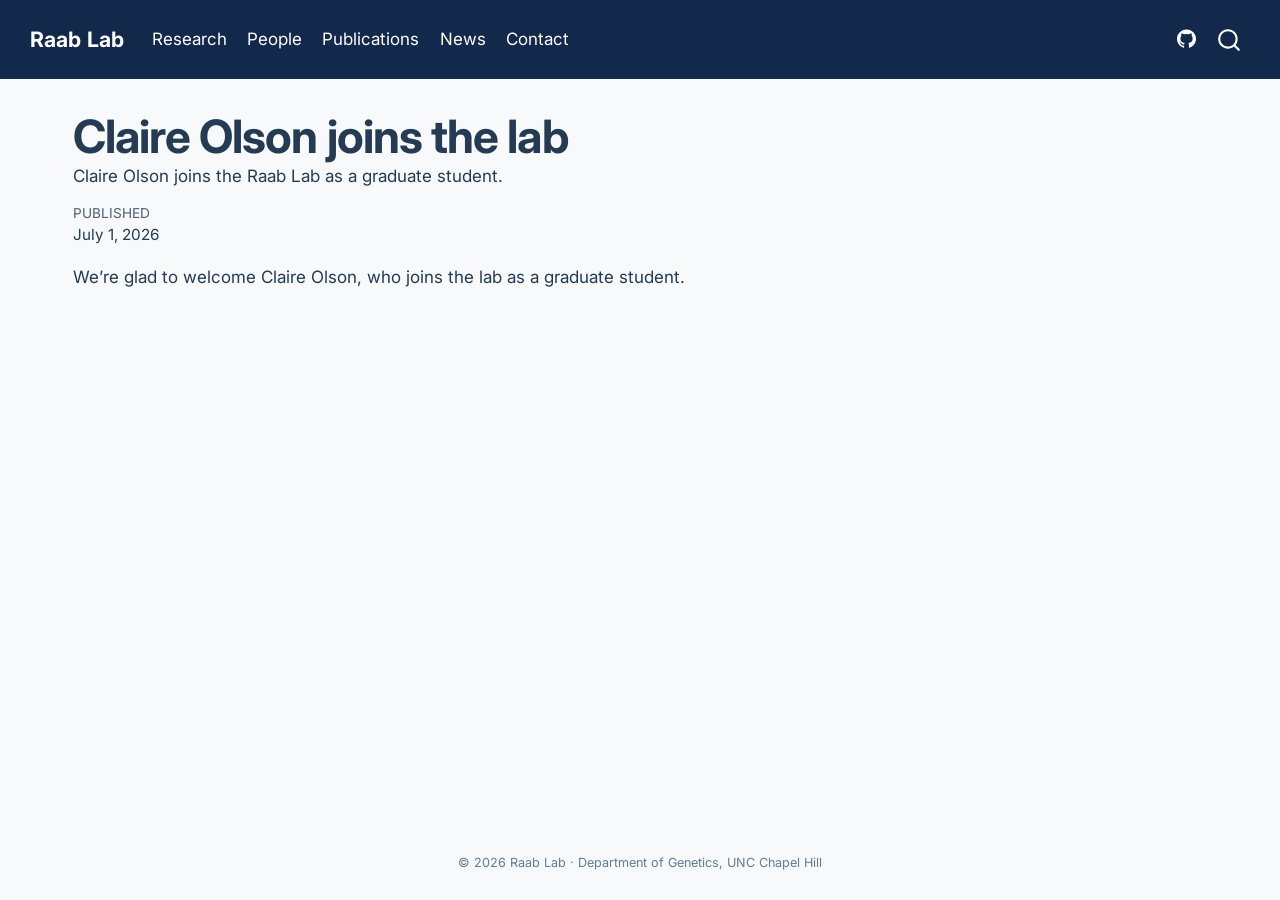
<file: news/2026-07-01-claire-olson/index.html>
<!DOCTYPE html>
<html xmlns="http://www.w3.org/1999/xhtml" lang="en" xml:lang="en"><head>

<meta charset="utf-8">
<meta name="generator" content="quarto-1.9.38">

<meta name="viewport" content="width=device-width, initial-scale=1.0, user-scalable=yes">

<meta name="dcterms.date" content="2026-07-01">
<meta name="description" content="Claire Olson joins the Raab Lab as a graduate student.">

<title>Claire Olson joins the lab – Raab Lab</title>
<style>
/* Default styles provided by pandoc.
** See https://pandoc.org/MANUAL.html#variables-for-html for config info.
*/
code{white-space: pre-wrap;}
span.smallcaps{font-variant: small-caps;}
div.columns{display: flex; gap: min(4vw, 1.5em);}
div.column{flex: auto; overflow-x: auto;}
div.hanging-indent{margin-left: 1.5em; text-indent: -1.5em;}
ul.task-list{list-style: none;}
ul.task-list li input[type="checkbox"] {
  width: 0.8em;
  margin: 0 0.8em 0.2em -1em; /* quarto-specific, see https://github.com/quarto-dev/quarto-cli/issues/4556 */ 
  vertical-align: middle;
}
</style>


<script src="../../site_libs/quarto-nav/quarto-nav.js"></script>
<script src="../../site_libs/quarto-nav/headroom.min.js"></script>
<script src="../../site_libs/clipboard/clipboard.min.js"></script>
<script src="../../site_libs/quarto-search/autocomplete.umd.js"></script>
<script src="../../site_libs/quarto-search/fuse.min.js"></script>
<script src="../../site_libs/quarto-search/quarto-search.js"></script>
<meta name="quarto:offset" content="../../">
<script src="../../site_libs/quarto-html/quarto.js" type="module"></script>
<script src="../../site_libs/quarto-html/tabsets/tabsets.js" type="module"></script>
<script src="../../site_libs/quarto-html/popper.min.js"></script>
<script src="../../site_libs/quarto-html/tippy.umd.min.js"></script>
<script src="../../site_libs/quarto-html/anchor.min.js"></script>
<link href="../../site_libs/quarto-html/tippy.css" rel="stylesheet">
<link href="../../site_libs/quarto-html/quarto-syntax-highlighting-15634bcf2e68342d4ad2dfa704d543f6.css" rel="stylesheet" id="quarto-text-highlighting-styles">
<script src="../../site_libs/bootstrap/bootstrap.min.js"></script>
<link href="../../site_libs/bootstrap/bootstrap-icons.css" rel="stylesheet">
<link href="../../site_libs/bootstrap/bootstrap-0ed7134436ca8e24a474c558aa432b6c.min.css" rel="stylesheet" append-hash="true" id="quarto-bootstrap" data-mode="light">
<script id="quarto-search-options" type="application/json">{
  "location": "navbar",
  "copy-button": false,
  "collapse-after": 3,
  "panel-placement": "end",
  "type": "overlay",
  "limit": 50,
  "keyboard-shortcut": [
    "f",
    "/",
    "s"
  ],
  "show-item-context": false,
  "language": {
    "search-no-results-text": "No results",
    "search-matching-documents-text": "matching documents",
    "search-copy-link-title": "Copy link to search",
    "search-hide-matches-text": "Hide additional matches",
    "search-more-match-text": "more match in this document",
    "search-more-matches-text": "more matches in this document",
    "search-clear-button-title": "Clear",
    "search-text-placeholder": "",
    "search-detached-cancel-button-title": "Cancel",
    "search-submit-button-title": "Submit",
    "search-label": "Search"
  }
}</script>


</head>

<body class="nav-fixed quarto-light">

<div id="quarto-search-results"></div>
  <header id="quarto-header" class="headroom fixed-top">
    <nav class="navbar navbar-expand-lg " data-bs-theme="dark">
      <div class="navbar-container container-fluid">
      <div class="navbar-brand-container mx-auto">
    <a class="navbar-brand" href="../../index.html">
    <span class="navbar-title">Raab Lab</span>
    </a>
  </div>
            <div id="quarto-search" class="" title="Search"></div>
          <button class="navbar-toggler" type="button" data-bs-toggle="collapse" data-bs-target="#navbarCollapse" aria-controls="navbarCollapse" role="menu" aria-expanded="false" aria-label="Toggle navigation" onclick="if (window.quartoToggleHeadroom) { window.quartoToggleHeadroom(); }">
  <span class="navbar-toggler-icon"></span>
</button>
          <div class="collapse navbar-collapse" id="navbarCollapse">
            <ul class="navbar-nav navbar-nav-scroll me-auto">
  <li class="nav-item">
    <a class="nav-link" href="../../index.html#research"> 
<span class="menu-text">Research</span></a>
  </li>  
  <li class="nav-item">
    <a class="nav-link" href="../../people.html"> 
<span class="menu-text">People</span></a>
  </li>  
  <li class="nav-item">
    <a class="nav-link" href="../../publications.html"> 
<span class="menu-text">Publications</span></a>
  </li>  
  <li class="nav-item">
    <a class="nav-link" href="../../news.html"> 
<span class="menu-text">News</span></a>
  </li>  
  <li class="nav-item">
    <a class="nav-link" href="../../contact.html"> 
<span class="menu-text">Contact</span></a>
  </li>  
</ul>
            <ul class="navbar-nav navbar-nav-scroll ms-auto">
  <li class="nav-item compact">
    <a class="nav-link" href="https://github.com/raab-lab"> <i class="bi bi-github" role="img" aria-label="GitHub">
</i> 
<span class="menu-text"></span></a>
  </li>  
</ul>
          </div> <!-- /navcollapse -->
            <div class="quarto-navbar-tools">
</div>
      </div> <!-- /container-fluid -->
    </nav>
</header>
<!-- content -->
<div id="quarto-content" class="quarto-container page-columns page-rows-contents page-layout-full page-navbar">
<!-- sidebar -->
<!-- margin-sidebar -->
    
<!-- main -->
<main class="content column-page" id="quarto-document-content">

<header id="title-block-header" class="quarto-title-block default">
<div class="quarto-title">
<h1 class="title">Claire Olson joins the lab</h1>
</div>

<div>
  <div class="description">
    Claire Olson joins the Raab Lab as a graduate student.
  </div>
</div>


<div class="quarto-title-meta column-page">

    
    <div>
    <div class="quarto-title-meta-heading">Published</div>
    <div class="quarto-title-meta-contents">
      <p class="date">July 1, 2026</p>
    </div>
  </div>
  
    
  </div>
  


</header>


<p>We’re glad to welcome Claire Olson, who joins the lab as a graduate student.</p>



</main> <!-- /main -->
<script id="quarto-html-after-body" type="application/javascript">
  window.document.addEventListener("DOMContentLoaded", function (event) {
    const icon = "";
    const anchorJS = new window.AnchorJS();
    anchorJS.options = {
      placement: 'right',
      icon: icon
    };
    anchorJS.add('.anchored');
    const isCodeAnnotation = (el) => {
      for (const clz of el.classList) {
        if (clz.startsWith('code-annotation-')) {                     
          return true;
        }
      }
      return false;
    }
    const onCopySuccess = function(e) {
      // button target
      const button = e.trigger;
      // don't keep focus
      button.blur();
      // flash "checked"
      button.classList.add('code-copy-button-checked');
      var currentTitle = button.getAttribute("title");
      button.setAttribute("title", "Copied!");
      let tooltip;
      if (window.bootstrap) {
        button.setAttribute("data-bs-toggle", "tooltip");
        button.setAttribute("data-bs-placement", "left");
        button.setAttribute("data-bs-title", "Copied!");
        tooltip = new bootstrap.Tooltip(button, 
          { trigger: "manual", 
            customClass: "code-copy-button-tooltip",
            offset: [0, -8]});
        tooltip.show();    
      }
      setTimeout(function() {
        if (tooltip) {
          tooltip.hide();
          button.removeAttribute("data-bs-title");
          button.removeAttribute("data-bs-toggle");
          button.removeAttribute("data-bs-placement");
        }
        button.setAttribute("title", currentTitle);
        button.classList.remove('code-copy-button-checked');
      }, 1000);
      // clear code selection
      e.clearSelection();
    }
    const getTextToCopy = function(trigger) {
      const outerScaffold = trigger.parentElement.cloneNode(true);
      const codeEl = outerScaffold.querySelector('code');
      for (const childEl of codeEl.children) {
        if (isCodeAnnotation(childEl)) {
          childEl.remove();
        }
      }
      return codeEl.innerText;
    }
    const clipboard = new window.ClipboardJS('.code-copy-button:not([data-in-quarto-modal])', {
      text: getTextToCopy
    });
    clipboard.on('success', onCopySuccess);
    if (window.document.getElementById('quarto-embedded-source-code-modal')) {
      const clipboardModal = new window.ClipboardJS('.code-copy-button[data-in-quarto-modal]', {
        text: getTextToCopy,
        container: window.document.getElementById('quarto-embedded-source-code-modal')
      });
      clipboardModal.on('success', onCopySuccess);
    }
      var localhostRegex = new RegExp(/^(?:http|https):\/\/localhost\:?[0-9]*\//);
      var mailtoRegex = new RegExp(/^mailto:/);
        var filterRegex = new RegExp("https:\/\/raab-lab\.org");
      var isInternal = (href) => {
          return filterRegex.test(href) || localhostRegex.test(href) || mailtoRegex.test(href);
      }
      // Inspect non-navigation links and adorn them if external
     var links = window.document.querySelectorAll('a[href]:not(.nav-link):not(.navbar-brand):not(.toc-action):not(.sidebar-link):not(.sidebar-item-toggle):not(.pagination-link):not(.no-external):not([aria-hidden]):not(.dropdown-item):not(.quarto-navigation-tool):not(.about-link)');
      for (var i=0; i<links.length; i++) {
        const link = links[i];
        if (!isInternal(link.href)) {
          // undo the damage that might have been done by quarto-nav.js in the case of
          // links that we want to consider external
          if (link.dataset.originalHref !== undefined) {
            link.href = link.dataset.originalHref;
          }
        }
      }
    function tippyHover(el, contentFn, onTriggerFn, onUntriggerFn) {
      const config = {
        allowHTML: true,
        maxWidth: 500,
        delay: 100,
        arrow: false,
        appendTo: function(el) {
            return el.parentElement;
        },
        interactive: true,
        interactiveBorder: 10,
        theme: 'quarto',
        placement: 'bottom-start',
      };
      if (contentFn) {
        config.content = contentFn;
      }
      if (onTriggerFn) {
        config.onTrigger = onTriggerFn;
      }
      if (onUntriggerFn) {
        config.onUntrigger = onUntriggerFn;
      }
      window.tippy(el, config); 
    }
    const noterefs = window.document.querySelectorAll('a[role="doc-noteref"]');
    for (var i=0; i<noterefs.length; i++) {
      const ref = noterefs[i];
      tippyHover(ref, function() {
        // use id or data attribute instead here
        let href = ref.getAttribute('data-footnote-href') || ref.getAttribute('href');
        try { href = new URL(href).hash; } catch {}
        const id = href.replace(/^#\/?/, "");
        const note = window.document.getElementById(id);
        if (note) {
          return note.innerHTML;
        } else {
          return "";
        }
      });
    }
    const xrefs = window.document.querySelectorAll('a.quarto-xref');
    const processXRef = (id, note) => {
      // Strip column container classes
      const stripColumnClz = (el) => {
        el.classList.remove("page-full", "page-columns");
        if (el.children) {
          for (const child of el.children) {
            stripColumnClz(child);
          }
        }
      }
      stripColumnClz(note)
      if (id === null || id.startsWith('sec-')) {
        // Special case sections, only their first couple elements
        const container = document.createElement("div");
        if (note.children && note.children.length > 2) {
          container.appendChild(note.children[0].cloneNode(true));
          for (let i = 1; i < note.children.length; i++) {
            const child = note.children[i];
            if (child.tagName === "P" && child.innerText === "") {
              continue;
            } else {
              container.appendChild(child.cloneNode(true));
              break;
            }
          }
          if (window.Quarto?.typesetMath) {
            window.Quarto.typesetMath(container);
          }
          return container.innerHTML
        } else {
          if (window.Quarto?.typesetMath) {
            window.Quarto.typesetMath(note);
          }
          return note.innerHTML;
        }
      } else {
        // Remove any anchor links if they are present
        const anchorLink = note.querySelector('a.anchorjs-link');
        if (anchorLink) {
          anchorLink.remove();
        }
        if (window.Quarto?.typesetMath) {
          window.Quarto.typesetMath(note);
        }
        if (note.classList.contains("callout")) {
          return note.outerHTML;
        } else {
          return note.innerHTML;
        }
      }
    }
    for (var i=0; i<xrefs.length; i++) {
      const xref = xrefs[i];
      tippyHover(xref, undefined, function(instance) {
        instance.disable();
        let url = xref.getAttribute('href');
        let hash = undefined; 
        if (url.startsWith('#')) {
          hash = url;
        } else {
          try { hash = new URL(url).hash; } catch {}
        }
        if (hash) {
          const id = hash.replace(/^#\/?/, "");
          const note = window.document.getElementById(id);
          if (note !== null) {
            try {
              const html = processXRef(id, note.cloneNode(true));
              instance.setContent(html);
            } finally {
              instance.enable();
              instance.show();
            }
          } else {
            // See if we can fetch this
            fetch(url.split('#')[0])
            .then(res => res.text())
            .then(html => {
              const parser = new DOMParser();
              const htmlDoc = parser.parseFromString(html, "text/html");
              const note = htmlDoc.getElementById(id);
              if (note !== null) {
                const html = processXRef(id, note);
                instance.setContent(html);
              } 
            }).finally(() => {
              instance.enable();
              instance.show();
            });
          }
        } else {
          // See if we can fetch a full url (with no hash to target)
          // This is a special case and we should probably do some content thinning / targeting
          fetch(url)
          .then(res => res.text())
          .then(html => {
            const parser = new DOMParser();
            const htmlDoc = parser.parseFromString(html, "text/html");
            const note = htmlDoc.querySelector('main.content');
            if (note !== null) {
              // This should only happen for chapter cross references
              // (since there is no id in the URL)
              // remove the first header
              if (note.children.length > 0 && note.children[0].tagName === "HEADER") {
                note.children[0].remove();
              }
              const html = processXRef(null, note);
              instance.setContent(html);
            } 
          }).finally(() => {
            instance.enable();
            instance.show();
          });
        }
      }, function(instance) {
      });
    }
        let selectedAnnoteEl;
        const selectorForAnnotation = ( cell, annotation) => {
          let cellAttr = 'data-code-cell="' + cell + '"';
          let lineAttr = 'data-code-annotation="' +  annotation + '"';
          const selector = 'span[' + cellAttr + '][' + lineAttr + ']';
          return selector;
        }
        const selectCodeLines = (annoteEl) => {
          const doc = window.document;
          const targetCell = annoteEl.getAttribute("data-target-cell");
          const targetAnnotation = annoteEl.getAttribute("data-target-annotation");
          const annoteSpan = window.document.querySelector(selectorForAnnotation(targetCell, targetAnnotation));
          const lines = annoteSpan.getAttribute("data-code-lines").split(",");
          const lineIds = lines.map((line) => {
            return targetCell + "-" + line;
          })
          let top = null;
          let height = null;
          let parent = null;
          if (lineIds.length > 0) {
              //compute the position of the single el (top and bottom and make a div)
              const el = window.document.getElementById(lineIds[0]);
              top = el.offsetTop;
              height = el.offsetHeight;
              parent = el.parentElement.parentElement;
            if (lineIds.length > 1) {
              const lastEl = window.document.getElementById(lineIds[lineIds.length - 1]);
              const bottom = lastEl.offsetTop + lastEl.offsetHeight;
              height = bottom - top;
            }
            if (top !== null && height !== null && parent !== null) {
              // cook up a div (if necessary) and position it 
              let div = window.document.getElementById("code-annotation-line-highlight");
              if (div === null) {
                div = window.document.createElement("div");
                div.setAttribute("id", "code-annotation-line-highlight");
                div.style.position = 'absolute';
                parent.appendChild(div);
              }
              div.style.top = top - 2 + "px";
              div.style.height = height + 4 + "px";
              div.style.left = 0;
              let gutterDiv = window.document.getElementById("code-annotation-line-highlight-gutter");
              if (gutterDiv === null) {
                gutterDiv = window.document.createElement("div");
                gutterDiv.setAttribute("id", "code-annotation-line-highlight-gutter");
                gutterDiv.style.position = 'absolute';
                const codeCell = window.document.getElementById(targetCell);
                const gutter = codeCell.querySelector('.code-annotation-gutter');
                gutter.appendChild(gutterDiv);
              }
              gutterDiv.style.top = top - 2 + "px";
              gutterDiv.style.height = height + 4 + "px";
            }
            selectedAnnoteEl = annoteEl;
          }
        };
        const unselectCodeLines = () => {
          const elementsIds = ["code-annotation-line-highlight", "code-annotation-line-highlight-gutter"];
          elementsIds.forEach((elId) => {
            const div = window.document.getElementById(elId);
            if (div) {
              div.remove();
            }
          });
          selectedAnnoteEl = undefined;
        };
          // Handle positioning of the toggle
      window.addEventListener(
        "resize",
        throttle(() => {
          elRect = undefined;
          if (selectedAnnoteEl) {
            selectCodeLines(selectedAnnoteEl);
          }
        }, 10)
      );
      function throttle(fn, ms) {
      let throttle = false;
      let timer;
        return (...args) => {
          if(!throttle) { // first call gets through
              fn.apply(this, args);
              throttle = true;
          } else { // all the others get throttled
              if(timer) clearTimeout(timer); // cancel #2
              timer = setTimeout(() => {
                fn.apply(this, args);
                timer = throttle = false;
              }, ms);
          }
        };
      }
        // Attach click handler to the DT
        const annoteDls = window.document.querySelectorAll('dt[data-target-cell]');
        for (const annoteDlNode of annoteDls) {
          annoteDlNode.addEventListener('click', (event) => {
            const clickedEl = event.target;
            if (clickedEl !== selectedAnnoteEl) {
              unselectCodeLines();
              const activeEl = window.document.querySelector('dt[data-target-cell].code-annotation-active');
              if (activeEl) {
                activeEl.classList.remove('code-annotation-active');
              }
              selectCodeLines(clickedEl);
              clickedEl.classList.add('code-annotation-active');
            } else {
              // Unselect the line
              unselectCodeLines();
              clickedEl.classList.remove('code-annotation-active');
            }
          });
        }
    const findCites = (el) => {
      const parentEl = el.parentElement;
      if (parentEl) {
        const cites = parentEl.dataset.cites;
        if (cites) {
          return {
            el,
            cites: cites.split(' ')
          };
        } else {
          return findCites(el.parentElement)
        }
      } else {
        return undefined;
      }
    };
    var bibliorefs = window.document.querySelectorAll('a[role="doc-biblioref"]');
    for (var i=0; i<bibliorefs.length; i++) {
      const ref = bibliorefs[i];
      const citeInfo = findCites(ref);
      if (citeInfo) {
        tippyHover(citeInfo.el, function() {
          var popup = window.document.createElement('div');
          citeInfo.cites.forEach(function(cite) {
            var citeDiv = window.document.createElement('div');
            citeDiv.classList.add('hanging-indent');
            citeDiv.classList.add('csl-entry');
            var biblioDiv = window.document.getElementById('ref-' + cite);
            if (biblioDiv) {
              citeDiv.innerHTML = biblioDiv.innerHTML;
            }
            popup.appendChild(citeDiv);
          });
          return popup.innerHTML;
        });
      }
    }
  });
  </script>
</div> <!-- /content -->
<footer class="footer">
  <div class="nav-footer">
    <div class="nav-footer-left">
      &nbsp;
    </div>   
    <div class="nav-footer-center">
<p>© 2026 Raab Lab · Department of Genetics, UNC Chapel Hill</p>
</div>
    <div class="nav-footer-right">
      &nbsp;
    </div>
  </div>
</footer>




</body></html>
</file>
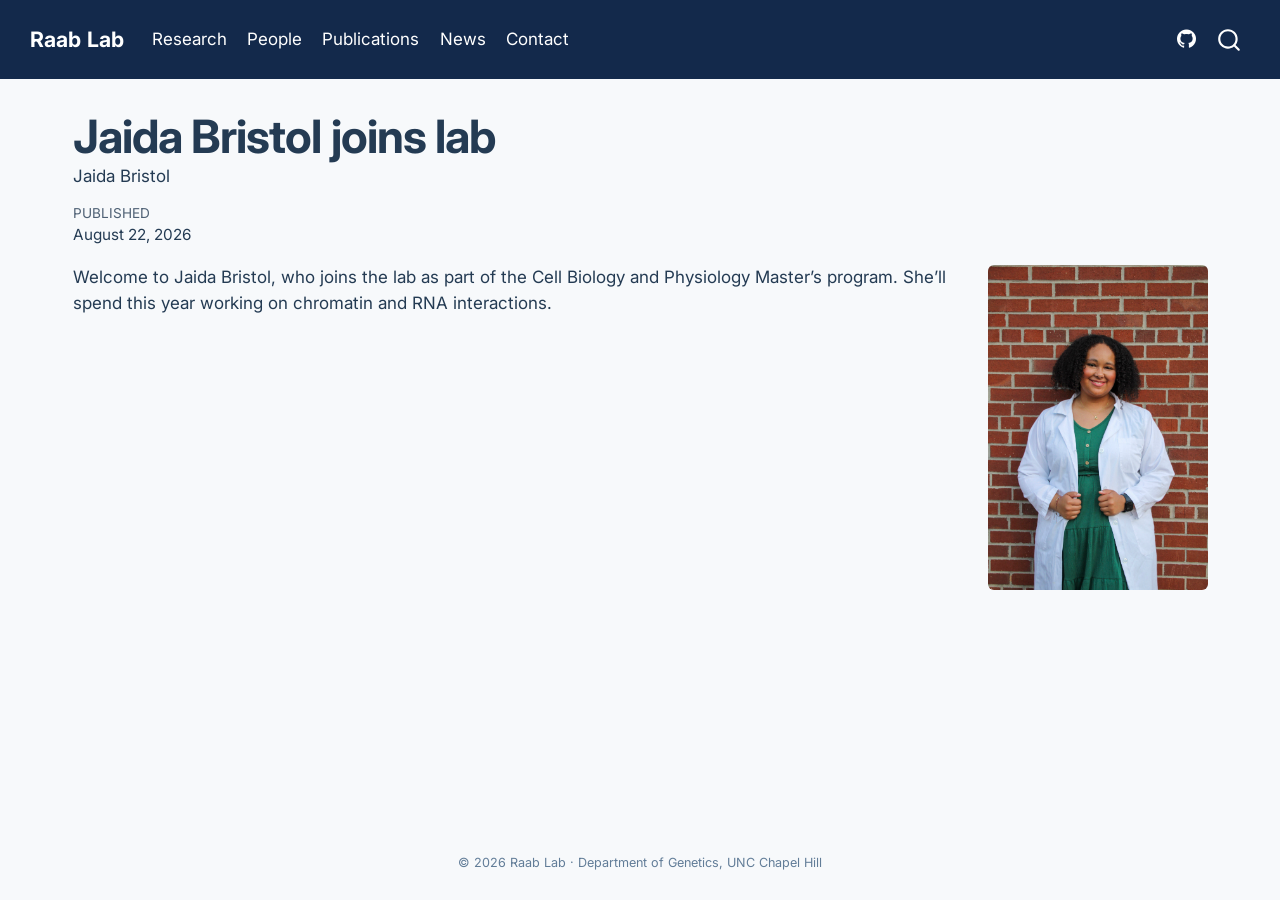
<file: news/2026-08-22-jaida-bristol/index.html>
<!DOCTYPE html>
<html xmlns="http://www.w3.org/1999/xhtml" lang="en" xml:lang="en"><head>

<meta charset="utf-8">
<meta name="generator" content="quarto-1.9.38">

<meta name="viewport" content="width=device-width, initial-scale=1.0, user-scalable=yes">

<meta name="dcterms.date" content="2026-08-22">
<meta name="description" content="Jaida Bristol">

<title>Jaida Bristol joins lab – Raab Lab</title>
<style>
/* Default styles provided by pandoc.
** See https://pandoc.org/MANUAL.html#variables-for-html for config info.
*/
code{white-space: pre-wrap;}
span.smallcaps{font-variant: small-caps;}
div.columns{display: flex; gap: min(4vw, 1.5em);}
div.column{flex: auto; overflow-x: auto;}
div.hanging-indent{margin-left: 1.5em; text-indent: -1.5em;}
ul.task-list{list-style: none;}
ul.task-list li input[type="checkbox"] {
  width: 0.8em;
  margin: 0 0.8em 0.2em -1em; /* quarto-specific, see https://github.com/quarto-dev/quarto-cli/issues/4556 */ 
  vertical-align: middle;
}
</style>


<script src="../../site_libs/quarto-nav/quarto-nav.js"></script>
<script src="../../site_libs/quarto-nav/headroom.min.js"></script>
<script src="../../site_libs/clipboard/clipboard.min.js"></script>
<script src="../../site_libs/quarto-search/autocomplete.umd.js"></script>
<script src="../../site_libs/quarto-search/fuse.min.js"></script>
<script src="../../site_libs/quarto-search/quarto-search.js"></script>
<meta name="quarto:offset" content="../../">
<script src="../../site_libs/quarto-html/quarto.js" type="module"></script>
<script src="../../site_libs/quarto-html/tabsets/tabsets.js" type="module"></script>
<script src="../../site_libs/quarto-html/popper.min.js"></script>
<script src="../../site_libs/quarto-html/tippy.umd.min.js"></script>
<script src="../../site_libs/quarto-html/anchor.min.js"></script>
<link href="../../site_libs/quarto-html/tippy.css" rel="stylesheet">
<link href="../../site_libs/quarto-html/quarto-syntax-highlighting-15634bcf2e68342d4ad2dfa704d543f6.css" rel="stylesheet" id="quarto-text-highlighting-styles">
<script src="../../site_libs/bootstrap/bootstrap.min.js"></script>
<link href="../../site_libs/bootstrap/bootstrap-icons.css" rel="stylesheet">
<link href="../../site_libs/bootstrap/bootstrap-0ed7134436ca8e24a474c558aa432b6c.min.css" rel="stylesheet" append-hash="true" id="quarto-bootstrap" data-mode="light">
<script id="quarto-search-options" type="application/json">{
  "location": "navbar",
  "copy-button": false,
  "collapse-after": 3,
  "panel-placement": "end",
  "type": "overlay",
  "limit": 50,
  "keyboard-shortcut": [
    "f",
    "/",
    "s"
  ],
  "show-item-context": false,
  "language": {
    "search-no-results-text": "No results",
    "search-matching-documents-text": "matching documents",
    "search-copy-link-title": "Copy link to search",
    "search-hide-matches-text": "Hide additional matches",
    "search-more-match-text": "more match in this document",
    "search-more-matches-text": "more matches in this document",
    "search-clear-button-title": "Clear",
    "search-text-placeholder": "",
    "search-detached-cancel-button-title": "Cancel",
    "search-submit-button-title": "Submit",
    "search-label": "Search"
  }
}</script>


</head>

<body class="nav-fixed quarto-light">

<div id="quarto-search-results"></div>
  <header id="quarto-header" class="headroom fixed-top">
    <nav class="navbar navbar-expand-lg " data-bs-theme="dark">
      <div class="navbar-container container-fluid">
      <div class="navbar-brand-container mx-auto">
    <a class="navbar-brand" href="../../index.html">
    <span class="navbar-title">Raab Lab</span>
    </a>
  </div>
            <div id="quarto-search" class="" title="Search"></div>
          <button class="navbar-toggler" type="button" data-bs-toggle="collapse" data-bs-target="#navbarCollapse" aria-controls="navbarCollapse" role="menu" aria-expanded="false" aria-label="Toggle navigation" onclick="if (window.quartoToggleHeadroom) { window.quartoToggleHeadroom(); }">
  <span class="navbar-toggler-icon"></span>
</button>
          <div class="collapse navbar-collapse" id="navbarCollapse">
            <ul class="navbar-nav navbar-nav-scroll me-auto">
  <li class="nav-item">
    <a class="nav-link" href="../../index.html#research"> 
<span class="menu-text">Research</span></a>
  </li>  
  <li class="nav-item">
    <a class="nav-link" href="../../people.html"> 
<span class="menu-text">People</span></a>
  </li>  
  <li class="nav-item">
    <a class="nav-link" href="../../publications.html"> 
<span class="menu-text">Publications</span></a>
  </li>  
  <li class="nav-item">
    <a class="nav-link" href="../../news.html"> 
<span class="menu-text">News</span></a>
  </li>  
  <li class="nav-item">
    <a class="nav-link" href="../../contact.html"> 
<span class="menu-text">Contact</span></a>
  </li>  
</ul>
            <ul class="navbar-nav navbar-nav-scroll ms-auto">
  <li class="nav-item compact">
    <a class="nav-link" href="https://github.com/raab-lab"> <i class="bi bi-github" role="img" aria-label="GitHub">
</i> 
<span class="menu-text"></span></a>
  </li>  
</ul>
          </div> <!-- /navcollapse -->
            <div class="quarto-navbar-tools">
</div>
      </div> <!-- /container-fluid -->
    </nav>
</header>
<!-- content -->
<div id="quarto-content" class="quarto-container page-columns page-rows-contents page-layout-full page-navbar">
<!-- sidebar -->
<!-- margin-sidebar -->
    
<!-- main -->
<main class="content column-page" id="quarto-document-content">

<header id="title-block-header" class="quarto-title-block default">
<div class="quarto-title">
<h1 class="title">Jaida Bristol joins lab</h1>
</div>

<div>
  <div class="description">
    Jaida Bristol
  </div>
</div>


<div class="quarto-title-meta column-page">

    
    <div>
    <div class="quarto-title-meta-heading">Published</div>
    <div class="quarto-title-meta-contents">
      <p class="date">August 22, 2026</p>
    </div>
  </div>
  
    
  </div>
  


</header>


<!--
TEMPLATE for the recent award. To publish:
1. Rename this folder to news/YYYY-MM-DD-<slug>/ using the real date.
2. Set title, date, and description above.
3. Remove `draft: true`.
4. Write the announcement below.
-->
<p><img src="images/jaida-bristol.jpg" class="img-fluid" style="float:right; margin: 0 0 1rem 1.5rem; border-radius: 6px;" width="220"></p>
<p>Welcome to Jaida Bristol, who joins the lab as part of the Cell Biology and Physiology Master’s program. She’ll spend this year working on chromatin and RNA interactions.</p>



</main> <!-- /main -->
<script id="quarto-html-after-body" type="application/javascript">
  window.document.addEventListener("DOMContentLoaded", function (event) {
    const icon = "";
    const anchorJS = new window.AnchorJS();
    anchorJS.options = {
      placement: 'right',
      icon: icon
    };
    anchorJS.add('.anchored');
    const isCodeAnnotation = (el) => {
      for (const clz of el.classList) {
        if (clz.startsWith('code-annotation-')) {                     
          return true;
        }
      }
      return false;
    }
    const onCopySuccess = function(e) {
      // button target
      const button = e.trigger;
      // don't keep focus
      button.blur();
      // flash "checked"
      button.classList.add('code-copy-button-checked');
      var currentTitle = button.getAttribute("title");
      button.setAttribute("title", "Copied!");
      let tooltip;
      if (window.bootstrap) {
        button.setAttribute("data-bs-toggle", "tooltip");
        button.setAttribute("data-bs-placement", "left");
        button.setAttribute("data-bs-title", "Copied!");
        tooltip = new bootstrap.Tooltip(button, 
          { trigger: "manual", 
            customClass: "code-copy-button-tooltip",
            offset: [0, -8]});
        tooltip.show();    
      }
      setTimeout(function() {
        if (tooltip) {
          tooltip.hide();
          button.removeAttribute("data-bs-title");
          button.removeAttribute("data-bs-toggle");
          button.removeAttribute("data-bs-placement");
        }
        button.setAttribute("title", currentTitle);
        button.classList.remove('code-copy-button-checked');
      }, 1000);
      // clear code selection
      e.clearSelection();
    }
    const getTextToCopy = function(trigger) {
      const outerScaffold = trigger.parentElement.cloneNode(true);
      const codeEl = outerScaffold.querySelector('code');
      for (const childEl of codeEl.children) {
        if (isCodeAnnotation(childEl)) {
          childEl.remove();
        }
      }
      return codeEl.innerText;
    }
    const clipboard = new window.ClipboardJS('.code-copy-button:not([data-in-quarto-modal])', {
      text: getTextToCopy
    });
    clipboard.on('success', onCopySuccess);
    if (window.document.getElementById('quarto-embedded-source-code-modal')) {
      const clipboardModal = new window.ClipboardJS('.code-copy-button[data-in-quarto-modal]', {
        text: getTextToCopy,
        container: window.document.getElementById('quarto-embedded-source-code-modal')
      });
      clipboardModal.on('success', onCopySuccess);
    }
      var localhostRegex = new RegExp(/^(?:http|https):\/\/localhost\:?[0-9]*\//);
      var mailtoRegex = new RegExp(/^mailto:/);
        var filterRegex = new RegExp("https:\/\/raab-lab\.org");
      var isInternal = (href) => {
          return filterRegex.test(href) || localhostRegex.test(href) || mailtoRegex.test(href);
      }
      // Inspect non-navigation links and adorn them if external
     var links = window.document.querySelectorAll('a[href]:not(.nav-link):not(.navbar-brand):not(.toc-action):not(.sidebar-link):not(.sidebar-item-toggle):not(.pagination-link):not(.no-external):not([aria-hidden]):not(.dropdown-item):not(.quarto-navigation-tool):not(.about-link)');
      for (var i=0; i<links.length; i++) {
        const link = links[i];
        if (!isInternal(link.href)) {
          // undo the damage that might have been done by quarto-nav.js in the case of
          // links that we want to consider external
          if (link.dataset.originalHref !== undefined) {
            link.href = link.dataset.originalHref;
          }
        }
      }
    function tippyHover(el, contentFn, onTriggerFn, onUntriggerFn) {
      const config = {
        allowHTML: true,
        maxWidth: 500,
        delay: 100,
        arrow: false,
        appendTo: function(el) {
            return el.parentElement;
        },
        interactive: true,
        interactiveBorder: 10,
        theme: 'quarto',
        placement: 'bottom-start',
      };
      if (contentFn) {
        config.content = contentFn;
      }
      if (onTriggerFn) {
        config.onTrigger = onTriggerFn;
      }
      if (onUntriggerFn) {
        config.onUntrigger = onUntriggerFn;
      }
      window.tippy(el, config); 
    }
    const noterefs = window.document.querySelectorAll('a[role="doc-noteref"]');
    for (var i=0; i<noterefs.length; i++) {
      const ref = noterefs[i];
      tippyHover(ref, function() {
        // use id or data attribute instead here
        let href = ref.getAttribute('data-footnote-href') || ref.getAttribute('href');
        try { href = new URL(href).hash; } catch {}
        const id = href.replace(/^#\/?/, "");
        const note = window.document.getElementById(id);
        if (note) {
          return note.innerHTML;
        } else {
          return "";
        }
      });
    }
    const xrefs = window.document.querySelectorAll('a.quarto-xref');
    const processXRef = (id, note) => {
      // Strip column container classes
      const stripColumnClz = (el) => {
        el.classList.remove("page-full", "page-columns");
        if (el.children) {
          for (const child of el.children) {
            stripColumnClz(child);
          }
        }
      }
      stripColumnClz(note)
      if (id === null || id.startsWith('sec-')) {
        // Special case sections, only their first couple elements
        const container = document.createElement("div");
        if (note.children && note.children.length > 2) {
          container.appendChild(note.children[0].cloneNode(true));
          for (let i = 1; i < note.children.length; i++) {
            const child = note.children[i];
            if (child.tagName === "P" && child.innerText === "") {
              continue;
            } else {
              container.appendChild(child.cloneNode(true));
              break;
            }
          }
          if (window.Quarto?.typesetMath) {
            window.Quarto.typesetMath(container);
          }
          return container.innerHTML
        } else {
          if (window.Quarto?.typesetMath) {
            window.Quarto.typesetMath(note);
          }
          return note.innerHTML;
        }
      } else {
        // Remove any anchor links if they are present
        const anchorLink = note.querySelector('a.anchorjs-link');
        if (anchorLink) {
          anchorLink.remove();
        }
        if (window.Quarto?.typesetMath) {
          window.Quarto.typesetMath(note);
        }
        if (note.classList.contains("callout")) {
          return note.outerHTML;
        } else {
          return note.innerHTML;
        }
      }
    }
    for (var i=0; i<xrefs.length; i++) {
      const xref = xrefs[i];
      tippyHover(xref, undefined, function(instance) {
        instance.disable();
        let url = xref.getAttribute('href');
        let hash = undefined; 
        if (url.startsWith('#')) {
          hash = url;
        } else {
          try { hash = new URL(url).hash; } catch {}
        }
        if (hash) {
          const id = hash.replace(/^#\/?/, "");
          const note = window.document.getElementById(id);
          if (note !== null) {
            try {
              const html = processXRef(id, note.cloneNode(true));
              instance.setContent(html);
            } finally {
              instance.enable();
              instance.show();
            }
          } else {
            // See if we can fetch this
            fetch(url.split('#')[0])
            .then(res => res.text())
            .then(html => {
              const parser = new DOMParser();
              const htmlDoc = parser.parseFromString(html, "text/html");
              const note = htmlDoc.getElementById(id);
              if (note !== null) {
                const html = processXRef(id, note);
                instance.setContent(html);
              } 
            }).finally(() => {
              instance.enable();
              instance.show();
            });
          }
        } else {
          // See if we can fetch a full url (with no hash to target)
          // This is a special case and we should probably do some content thinning / targeting
          fetch(url)
          .then(res => res.text())
          .then(html => {
            const parser = new DOMParser();
            const htmlDoc = parser.parseFromString(html, "text/html");
            const note = htmlDoc.querySelector('main.content');
            if (note !== null) {
              // This should only happen for chapter cross references
              // (since there is no id in the URL)
              // remove the first header
              if (note.children.length > 0 && note.children[0].tagName === "HEADER") {
                note.children[0].remove();
              }
              const html = processXRef(null, note);
              instance.setContent(html);
            } 
          }).finally(() => {
            instance.enable();
            instance.show();
          });
        }
      }, function(instance) {
      });
    }
        let selectedAnnoteEl;
        const selectorForAnnotation = ( cell, annotation) => {
          let cellAttr = 'data-code-cell="' + cell + '"';
          let lineAttr = 'data-code-annotation="' +  annotation + '"';
          const selector = 'span[' + cellAttr + '][' + lineAttr + ']';
          return selector;
        }
        const selectCodeLines = (annoteEl) => {
          const doc = window.document;
          const targetCell = annoteEl.getAttribute("data-target-cell");
          const targetAnnotation = annoteEl.getAttribute("data-target-annotation");
          const annoteSpan = window.document.querySelector(selectorForAnnotation(targetCell, targetAnnotation));
          const lines = annoteSpan.getAttribute("data-code-lines").split(",");
          const lineIds = lines.map((line) => {
            return targetCell + "-" + line;
          })
          let top = null;
          let height = null;
          let parent = null;
          if (lineIds.length > 0) {
              //compute the position of the single el (top and bottom and make a div)
              const el = window.document.getElementById(lineIds[0]);
              top = el.offsetTop;
              height = el.offsetHeight;
              parent = el.parentElement.parentElement;
            if (lineIds.length > 1) {
              const lastEl = window.document.getElementById(lineIds[lineIds.length - 1]);
              const bottom = lastEl.offsetTop + lastEl.offsetHeight;
              height = bottom - top;
            }
            if (top !== null && height !== null && parent !== null) {
              // cook up a div (if necessary) and position it 
              let div = window.document.getElementById("code-annotation-line-highlight");
              if (div === null) {
                div = window.document.createElement("div");
                div.setAttribute("id", "code-annotation-line-highlight");
                div.style.position = 'absolute';
                parent.appendChild(div);
              }
              div.style.top = top - 2 + "px";
              div.style.height = height + 4 + "px";
              div.style.left = 0;
              let gutterDiv = window.document.getElementById("code-annotation-line-highlight-gutter");
              if (gutterDiv === null) {
                gutterDiv = window.document.createElement("div");
                gutterDiv.setAttribute("id", "code-annotation-line-highlight-gutter");
                gutterDiv.style.position = 'absolute';
                const codeCell = window.document.getElementById(targetCell);
                const gutter = codeCell.querySelector('.code-annotation-gutter');
                gutter.appendChild(gutterDiv);
              }
              gutterDiv.style.top = top - 2 + "px";
              gutterDiv.style.height = height + 4 + "px";
            }
            selectedAnnoteEl = annoteEl;
          }
        };
        const unselectCodeLines = () => {
          const elementsIds = ["code-annotation-line-highlight", "code-annotation-line-highlight-gutter"];
          elementsIds.forEach((elId) => {
            const div = window.document.getElementById(elId);
            if (div) {
              div.remove();
            }
          });
          selectedAnnoteEl = undefined;
        };
          // Handle positioning of the toggle
      window.addEventListener(
        "resize",
        throttle(() => {
          elRect = undefined;
          if (selectedAnnoteEl) {
            selectCodeLines(selectedAnnoteEl);
          }
        }, 10)
      );
      function throttle(fn, ms) {
      let throttle = false;
      let timer;
        return (...args) => {
          if(!throttle) { // first call gets through
              fn.apply(this, args);
              throttle = true;
          } else { // all the others get throttled
              if(timer) clearTimeout(timer); // cancel #2
              timer = setTimeout(() => {
                fn.apply(this, args);
                timer = throttle = false;
              }, ms);
          }
        };
      }
        // Attach click handler to the DT
        const annoteDls = window.document.querySelectorAll('dt[data-target-cell]');
        for (const annoteDlNode of annoteDls) {
          annoteDlNode.addEventListener('click', (event) => {
            const clickedEl = event.target;
            if (clickedEl !== selectedAnnoteEl) {
              unselectCodeLines();
              const activeEl = window.document.querySelector('dt[data-target-cell].code-annotation-active');
              if (activeEl) {
                activeEl.classList.remove('code-annotation-active');
              }
              selectCodeLines(clickedEl);
              clickedEl.classList.add('code-annotation-active');
            } else {
              // Unselect the line
              unselectCodeLines();
              clickedEl.classList.remove('code-annotation-active');
            }
          });
        }
    const findCites = (el) => {
      const parentEl = el.parentElement;
      if (parentEl) {
        const cites = parentEl.dataset.cites;
        if (cites) {
          return {
            el,
            cites: cites.split(' ')
          };
        } else {
          return findCites(el.parentElement)
        }
      } else {
        return undefined;
      }
    };
    var bibliorefs = window.document.querySelectorAll('a[role="doc-biblioref"]');
    for (var i=0; i<bibliorefs.length; i++) {
      const ref = bibliorefs[i];
      const citeInfo = findCites(ref);
      if (citeInfo) {
        tippyHover(citeInfo.el, function() {
          var popup = window.document.createElement('div');
          citeInfo.cites.forEach(function(cite) {
            var citeDiv = window.document.createElement('div');
            citeDiv.classList.add('hanging-indent');
            citeDiv.classList.add('csl-entry');
            var biblioDiv = window.document.getElementById('ref-' + cite);
            if (biblioDiv) {
              citeDiv.innerHTML = biblioDiv.innerHTML;
            }
            popup.appendChild(citeDiv);
          });
          return popup.innerHTML;
        });
      }
    }
  });
  </script>
</div> <!-- /content -->
<footer class="footer">
  <div class="nav-footer">
    <div class="nav-footer-left">
      &nbsp;
    </div>   
    <div class="nav-footer-center">
<p>© 2026 Raab Lab · Department of Genetics, UNC Chapel Hill</p>
</div>
    <div class="nav-footer-right">
      &nbsp;
    </div>
  </div>
</footer>




</body></html>
</file>
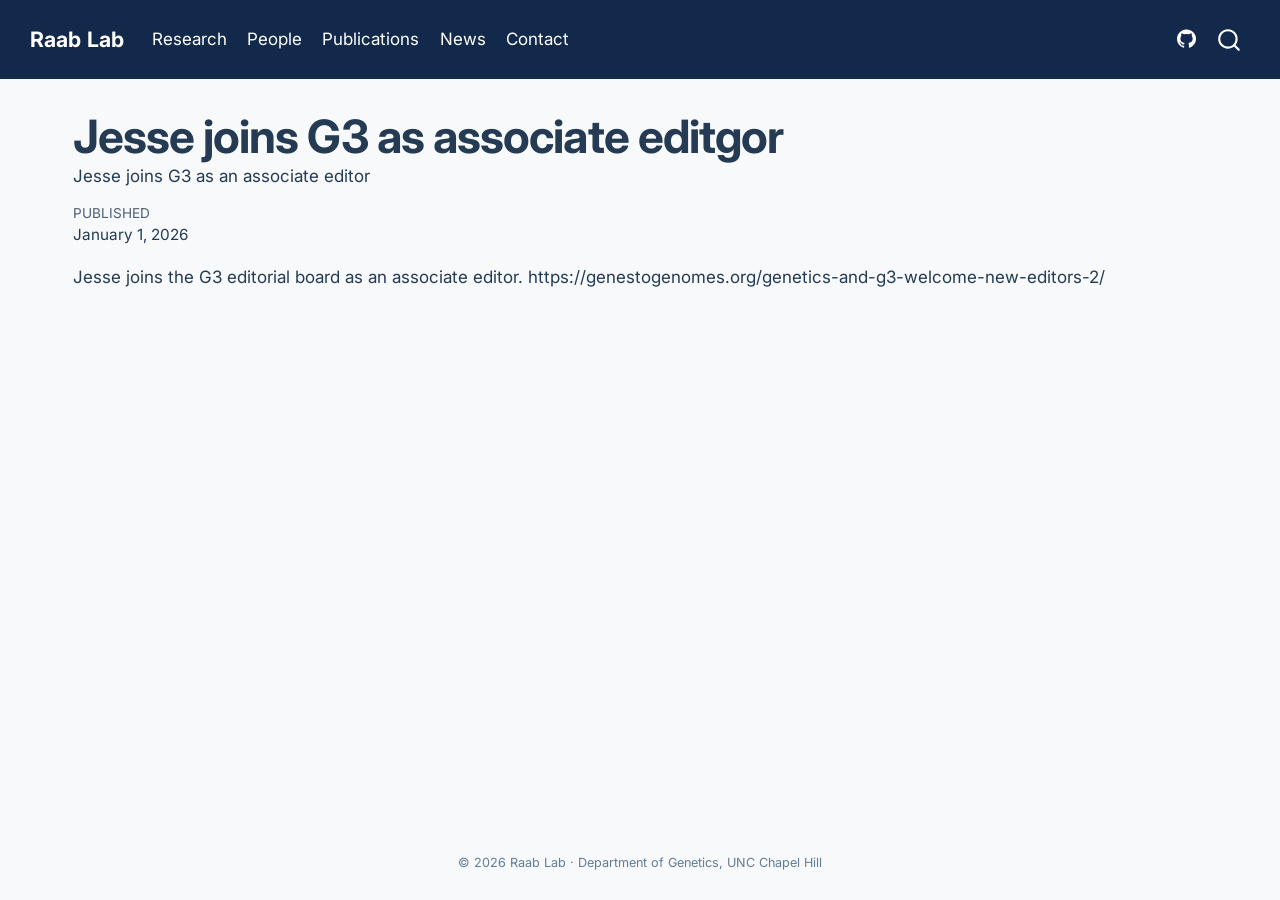
<file: news/2026-10-12-jesse-g3/index.html>
<!DOCTYPE html>
<html xmlns="http://www.w3.org/1999/xhtml" lang="en" xml:lang="en"><head>

<meta charset="utf-8">
<meta name="generator" content="quarto-1.9.38">

<meta name="viewport" content="width=device-width, initial-scale=1.0, user-scalable=yes">

<meta name="dcterms.date" content="2026-01-01">
<meta name="description" content="Jesse joins G3 as an associate editor">

<title>Jesse joins G3 as associate editgor – Raab Lab</title>
<style>
/* Default styles provided by pandoc.
** See https://pandoc.org/MANUAL.html#variables-for-html for config info.
*/
code{white-space: pre-wrap;}
span.smallcaps{font-variant: small-caps;}
div.columns{display: flex; gap: min(4vw, 1.5em);}
div.column{flex: auto; overflow-x: auto;}
div.hanging-indent{margin-left: 1.5em; text-indent: -1.5em;}
ul.task-list{list-style: none;}
ul.task-list li input[type="checkbox"] {
  width: 0.8em;
  margin: 0 0.8em 0.2em -1em; /* quarto-specific, see https://github.com/quarto-dev/quarto-cli/issues/4556 */ 
  vertical-align: middle;
}
</style>


<script src="../../site_libs/quarto-nav/quarto-nav.js"></script>
<script src="../../site_libs/quarto-nav/headroom.min.js"></script>
<script src="../../site_libs/clipboard/clipboard.min.js"></script>
<script src="../../site_libs/quarto-search/autocomplete.umd.js"></script>
<script src="../../site_libs/quarto-search/fuse.min.js"></script>
<script src="../../site_libs/quarto-search/quarto-search.js"></script>
<meta name="quarto:offset" content="../../">
<script src="../../site_libs/quarto-html/quarto.js" type="module"></script>
<script src="../../site_libs/quarto-html/tabsets/tabsets.js" type="module"></script>
<script src="../../site_libs/quarto-html/popper.min.js"></script>
<script src="../../site_libs/quarto-html/tippy.umd.min.js"></script>
<script src="../../site_libs/quarto-html/anchor.min.js"></script>
<link href="../../site_libs/quarto-html/tippy.css" rel="stylesheet">
<link href="../../site_libs/quarto-html/quarto-syntax-highlighting-15634bcf2e68342d4ad2dfa704d543f6.css" rel="stylesheet" id="quarto-text-highlighting-styles">
<script src="../../site_libs/bootstrap/bootstrap.min.js"></script>
<link href="../../site_libs/bootstrap/bootstrap-icons.css" rel="stylesheet">
<link href="../../site_libs/bootstrap/bootstrap-0ed7134436ca8e24a474c558aa432b6c.min.css" rel="stylesheet" append-hash="true" id="quarto-bootstrap" data-mode="light">
<script id="quarto-search-options" type="application/json">{
  "location": "navbar",
  "copy-button": false,
  "collapse-after": 3,
  "panel-placement": "end",
  "type": "overlay",
  "limit": 50,
  "keyboard-shortcut": [
    "f",
    "/",
    "s"
  ],
  "show-item-context": false,
  "language": {
    "search-no-results-text": "No results",
    "search-matching-documents-text": "matching documents",
    "search-copy-link-title": "Copy link to search",
    "search-hide-matches-text": "Hide additional matches",
    "search-more-match-text": "more match in this document",
    "search-more-matches-text": "more matches in this document",
    "search-clear-button-title": "Clear",
    "search-text-placeholder": "",
    "search-detached-cancel-button-title": "Cancel",
    "search-submit-button-title": "Submit",
    "search-label": "Search"
  }
}</script>


</head>

<body class="nav-fixed quarto-light">

<div id="quarto-search-results"></div>
  <header id="quarto-header" class="headroom fixed-top">
    <nav class="navbar navbar-expand-lg " data-bs-theme="dark">
      <div class="navbar-container container-fluid">
      <div class="navbar-brand-container mx-auto">
    <a class="navbar-brand" href="../../index.html">
    <span class="navbar-title">Raab Lab</span>
    </a>
  </div>
            <div id="quarto-search" class="" title="Search"></div>
          <button class="navbar-toggler" type="button" data-bs-toggle="collapse" data-bs-target="#navbarCollapse" aria-controls="navbarCollapse" role="menu" aria-expanded="false" aria-label="Toggle navigation" onclick="if (window.quartoToggleHeadroom) { window.quartoToggleHeadroom(); }">
  <span class="navbar-toggler-icon"></span>
</button>
          <div class="collapse navbar-collapse" id="navbarCollapse">
            <ul class="navbar-nav navbar-nav-scroll me-auto">
  <li class="nav-item">
    <a class="nav-link" href="../../index.html#research"> 
<span class="menu-text">Research</span></a>
  </li>  
  <li class="nav-item">
    <a class="nav-link" href="../../people.html"> 
<span class="menu-text">People</span></a>
  </li>  
  <li class="nav-item">
    <a class="nav-link" href="../../publications.html"> 
<span class="menu-text">Publications</span></a>
  </li>  
  <li class="nav-item">
    <a class="nav-link" href="../../news.html"> 
<span class="menu-text">News</span></a>
  </li>  
  <li class="nav-item">
    <a class="nav-link" href="../../contact.html"> 
<span class="menu-text">Contact</span></a>
  </li>  
</ul>
            <ul class="navbar-nav navbar-nav-scroll ms-auto">
  <li class="nav-item compact">
    <a class="nav-link" href="https://github.com/raab-lab"> <i class="bi bi-github" role="img" aria-label="GitHub">
</i> 
<span class="menu-text"></span></a>
  </li>  
</ul>
          </div> <!-- /navcollapse -->
            <div class="quarto-navbar-tools">
</div>
      </div> <!-- /container-fluid -->
    </nav>
</header>
<!-- content -->
<div id="quarto-content" class="quarto-container page-columns page-rows-contents page-layout-full page-navbar">
<!-- sidebar -->
<!-- margin-sidebar -->
    
<!-- main -->
<main class="content column-page" id="quarto-document-content">

<header id="title-block-header" class="quarto-title-block default">
<div class="quarto-title">
<h1 class="title">Jesse joins G3 as associate editgor</h1>
</div>

<div>
  <div class="description">
    Jesse joins G3 as an associate editor
  </div>
</div>


<div class="quarto-title-meta column-page">

    
    <div>
    <div class="quarto-title-meta-heading">Published</div>
    <div class="quarto-title-meta-contents">
      <p class="date">January 1, 2026</p>
    </div>
  </div>
  
    
  </div>
  


</header>


<!--
TEMPLATE for the recent award. To publish:
1. Rename this folder to news/YYYY-MM-DD-<slug>/ using the real date.
2. Set title, date, and description above.
3. Remove `draft: true`.
4. Write the announcement below.
-->
<p>Jesse joins the G3 editorial board as an associate editor. https://genestogenomes.org/genetics-and-g3-welcome-new-editors-2/</p>



</main> <!-- /main -->
<script id="quarto-html-after-body" type="application/javascript">
  window.document.addEventListener("DOMContentLoaded", function (event) {
    const icon = "";
    const anchorJS = new window.AnchorJS();
    anchorJS.options = {
      placement: 'right',
      icon: icon
    };
    anchorJS.add('.anchored');
    const isCodeAnnotation = (el) => {
      for (const clz of el.classList) {
        if (clz.startsWith('code-annotation-')) {                     
          return true;
        }
      }
      return false;
    }
    const onCopySuccess = function(e) {
      // button target
      const button = e.trigger;
      // don't keep focus
      button.blur();
      // flash "checked"
      button.classList.add('code-copy-button-checked');
      var currentTitle = button.getAttribute("title");
      button.setAttribute("title", "Copied!");
      let tooltip;
      if (window.bootstrap) {
        button.setAttribute("data-bs-toggle", "tooltip");
        button.setAttribute("data-bs-placement", "left");
        button.setAttribute("data-bs-title", "Copied!");
        tooltip = new bootstrap.Tooltip(button, 
          { trigger: "manual", 
            customClass: "code-copy-button-tooltip",
            offset: [0, -8]});
        tooltip.show();    
      }
      setTimeout(function() {
        if (tooltip) {
          tooltip.hide();
          button.removeAttribute("data-bs-title");
          button.removeAttribute("data-bs-toggle");
          button.removeAttribute("data-bs-placement");
        }
        button.setAttribute("title", currentTitle);
        button.classList.remove('code-copy-button-checked');
      }, 1000);
      // clear code selection
      e.clearSelection();
    }
    const getTextToCopy = function(trigger) {
      const outerScaffold = trigger.parentElement.cloneNode(true);
      const codeEl = outerScaffold.querySelector('code');
      for (const childEl of codeEl.children) {
        if (isCodeAnnotation(childEl)) {
          childEl.remove();
        }
      }
      return codeEl.innerText;
    }
    const clipboard = new window.ClipboardJS('.code-copy-button:not([data-in-quarto-modal])', {
      text: getTextToCopy
    });
    clipboard.on('success', onCopySuccess);
    if (window.document.getElementById('quarto-embedded-source-code-modal')) {
      const clipboardModal = new window.ClipboardJS('.code-copy-button[data-in-quarto-modal]', {
        text: getTextToCopy,
        container: window.document.getElementById('quarto-embedded-source-code-modal')
      });
      clipboardModal.on('success', onCopySuccess);
    }
      var localhostRegex = new RegExp(/^(?:http|https):\/\/localhost\:?[0-9]*\//);
      var mailtoRegex = new RegExp(/^mailto:/);
        var filterRegex = new RegExp("https:\/\/raab-lab\.org");
      var isInternal = (href) => {
          return filterRegex.test(href) || localhostRegex.test(href) || mailtoRegex.test(href);
      }
      // Inspect non-navigation links and adorn them if external
     var links = window.document.querySelectorAll('a[href]:not(.nav-link):not(.navbar-brand):not(.toc-action):not(.sidebar-link):not(.sidebar-item-toggle):not(.pagination-link):not(.no-external):not([aria-hidden]):not(.dropdown-item):not(.quarto-navigation-tool):not(.about-link)');
      for (var i=0; i<links.length; i++) {
        const link = links[i];
        if (!isInternal(link.href)) {
          // undo the damage that might have been done by quarto-nav.js in the case of
          // links that we want to consider external
          if (link.dataset.originalHref !== undefined) {
            link.href = link.dataset.originalHref;
          }
        }
      }
    function tippyHover(el, contentFn, onTriggerFn, onUntriggerFn) {
      const config = {
        allowHTML: true,
        maxWidth: 500,
        delay: 100,
        arrow: false,
        appendTo: function(el) {
            return el.parentElement;
        },
        interactive: true,
        interactiveBorder: 10,
        theme: 'quarto',
        placement: 'bottom-start',
      };
      if (contentFn) {
        config.content = contentFn;
      }
      if (onTriggerFn) {
        config.onTrigger = onTriggerFn;
      }
      if (onUntriggerFn) {
        config.onUntrigger = onUntriggerFn;
      }
      window.tippy(el, config); 
    }
    const noterefs = window.document.querySelectorAll('a[role="doc-noteref"]');
    for (var i=0; i<noterefs.length; i++) {
      const ref = noterefs[i];
      tippyHover(ref, function() {
        // use id or data attribute instead here
        let href = ref.getAttribute('data-footnote-href') || ref.getAttribute('href');
        try { href = new URL(href).hash; } catch {}
        const id = href.replace(/^#\/?/, "");
        const note = window.document.getElementById(id);
        if (note) {
          return note.innerHTML;
        } else {
          return "";
        }
      });
    }
    const xrefs = window.document.querySelectorAll('a.quarto-xref');
    const processXRef = (id, note) => {
      // Strip column container classes
      const stripColumnClz = (el) => {
        el.classList.remove("page-full", "page-columns");
        if (el.children) {
          for (const child of el.children) {
            stripColumnClz(child);
          }
        }
      }
      stripColumnClz(note)
      if (id === null || id.startsWith('sec-')) {
        // Special case sections, only their first couple elements
        const container = document.createElement("div");
        if (note.children && note.children.length > 2) {
          container.appendChild(note.children[0].cloneNode(true));
          for (let i = 1; i < note.children.length; i++) {
            const child = note.children[i];
            if (child.tagName === "P" && child.innerText === "") {
              continue;
            } else {
              container.appendChild(child.cloneNode(true));
              break;
            }
          }
          if (window.Quarto?.typesetMath) {
            window.Quarto.typesetMath(container);
          }
          return container.innerHTML
        } else {
          if (window.Quarto?.typesetMath) {
            window.Quarto.typesetMath(note);
          }
          return note.innerHTML;
        }
      } else {
        // Remove any anchor links if they are present
        const anchorLink = note.querySelector('a.anchorjs-link');
        if (anchorLink) {
          anchorLink.remove();
        }
        if (window.Quarto?.typesetMath) {
          window.Quarto.typesetMath(note);
        }
        if (note.classList.contains("callout")) {
          return note.outerHTML;
        } else {
          return note.innerHTML;
        }
      }
    }
    for (var i=0; i<xrefs.length; i++) {
      const xref = xrefs[i];
      tippyHover(xref, undefined, function(instance) {
        instance.disable();
        let url = xref.getAttribute('href');
        let hash = undefined; 
        if (url.startsWith('#')) {
          hash = url;
        } else {
          try { hash = new URL(url).hash; } catch {}
        }
        if (hash) {
          const id = hash.replace(/^#\/?/, "");
          const note = window.document.getElementById(id);
          if (note !== null) {
            try {
              const html = processXRef(id, note.cloneNode(true));
              instance.setContent(html);
            } finally {
              instance.enable();
              instance.show();
            }
          } else {
            // See if we can fetch this
            fetch(url.split('#')[0])
            .then(res => res.text())
            .then(html => {
              const parser = new DOMParser();
              const htmlDoc = parser.parseFromString(html, "text/html");
              const note = htmlDoc.getElementById(id);
              if (note !== null) {
                const html = processXRef(id, note);
                instance.setContent(html);
              } 
            }).finally(() => {
              instance.enable();
              instance.show();
            });
          }
        } else {
          // See if we can fetch a full url (with no hash to target)
          // This is a special case and we should probably do some content thinning / targeting
          fetch(url)
          .then(res => res.text())
          .then(html => {
            const parser = new DOMParser();
            const htmlDoc = parser.parseFromString(html, "text/html");
            const note = htmlDoc.querySelector('main.content');
            if (note !== null) {
              // This should only happen for chapter cross references
              // (since there is no id in the URL)
              // remove the first header
              if (note.children.length > 0 && note.children[0].tagName === "HEADER") {
                note.children[0].remove();
              }
              const html = processXRef(null, note);
              instance.setContent(html);
            } 
          }).finally(() => {
            instance.enable();
            instance.show();
          });
        }
      }, function(instance) {
      });
    }
        let selectedAnnoteEl;
        const selectorForAnnotation = ( cell, annotation) => {
          let cellAttr = 'data-code-cell="' + cell + '"';
          let lineAttr = 'data-code-annotation="' +  annotation + '"';
          const selector = 'span[' + cellAttr + '][' + lineAttr + ']';
          return selector;
        }
        const selectCodeLines = (annoteEl) => {
          const doc = window.document;
          const targetCell = annoteEl.getAttribute("data-target-cell");
          const targetAnnotation = annoteEl.getAttribute("data-target-annotation");
          const annoteSpan = window.document.querySelector(selectorForAnnotation(targetCell, targetAnnotation));
          const lines = annoteSpan.getAttribute("data-code-lines").split(",");
          const lineIds = lines.map((line) => {
            return targetCell + "-" + line;
          })
          let top = null;
          let height = null;
          let parent = null;
          if (lineIds.length > 0) {
              //compute the position of the single el (top and bottom and make a div)
              const el = window.document.getElementById(lineIds[0]);
              top = el.offsetTop;
              height = el.offsetHeight;
              parent = el.parentElement.parentElement;
            if (lineIds.length > 1) {
              const lastEl = window.document.getElementById(lineIds[lineIds.length - 1]);
              const bottom = lastEl.offsetTop + lastEl.offsetHeight;
              height = bottom - top;
            }
            if (top !== null && height !== null && parent !== null) {
              // cook up a div (if necessary) and position it 
              let div = window.document.getElementById("code-annotation-line-highlight");
              if (div === null) {
                div = window.document.createElement("div");
                div.setAttribute("id", "code-annotation-line-highlight");
                div.style.position = 'absolute';
                parent.appendChild(div);
              }
              div.style.top = top - 2 + "px";
              div.style.height = height + 4 + "px";
              div.style.left = 0;
              let gutterDiv = window.document.getElementById("code-annotation-line-highlight-gutter");
              if (gutterDiv === null) {
                gutterDiv = window.document.createElement("div");
                gutterDiv.setAttribute("id", "code-annotation-line-highlight-gutter");
                gutterDiv.style.position = 'absolute';
                const codeCell = window.document.getElementById(targetCell);
                const gutter = codeCell.querySelector('.code-annotation-gutter');
                gutter.appendChild(gutterDiv);
              }
              gutterDiv.style.top = top - 2 + "px";
              gutterDiv.style.height = height + 4 + "px";
            }
            selectedAnnoteEl = annoteEl;
          }
        };
        const unselectCodeLines = () => {
          const elementsIds = ["code-annotation-line-highlight", "code-annotation-line-highlight-gutter"];
          elementsIds.forEach((elId) => {
            const div = window.document.getElementById(elId);
            if (div) {
              div.remove();
            }
          });
          selectedAnnoteEl = undefined;
        };
          // Handle positioning of the toggle
      window.addEventListener(
        "resize",
        throttle(() => {
          elRect = undefined;
          if (selectedAnnoteEl) {
            selectCodeLines(selectedAnnoteEl);
          }
        }, 10)
      );
      function throttle(fn, ms) {
      let throttle = false;
      let timer;
        return (...args) => {
          if(!throttle) { // first call gets through
              fn.apply(this, args);
              throttle = true;
          } else { // all the others get throttled
              if(timer) clearTimeout(timer); // cancel #2
              timer = setTimeout(() => {
                fn.apply(this, args);
                timer = throttle = false;
              }, ms);
          }
        };
      }
        // Attach click handler to the DT
        const annoteDls = window.document.querySelectorAll('dt[data-target-cell]');
        for (const annoteDlNode of annoteDls) {
          annoteDlNode.addEventListener('click', (event) => {
            const clickedEl = event.target;
            if (clickedEl !== selectedAnnoteEl) {
              unselectCodeLines();
              const activeEl = window.document.querySelector('dt[data-target-cell].code-annotation-active');
              if (activeEl) {
                activeEl.classList.remove('code-annotation-active');
              }
              selectCodeLines(clickedEl);
              clickedEl.classList.add('code-annotation-active');
            } else {
              // Unselect the line
              unselectCodeLines();
              clickedEl.classList.remove('code-annotation-active');
            }
          });
        }
    const findCites = (el) => {
      const parentEl = el.parentElement;
      if (parentEl) {
        const cites = parentEl.dataset.cites;
        if (cites) {
          return {
            el,
            cites: cites.split(' ')
          };
        } else {
          return findCites(el.parentElement)
        }
      } else {
        return undefined;
      }
    };
    var bibliorefs = window.document.querySelectorAll('a[role="doc-biblioref"]');
    for (var i=0; i<bibliorefs.length; i++) {
      const ref = bibliorefs[i];
      const citeInfo = findCites(ref);
      if (citeInfo) {
        tippyHover(citeInfo.el, function() {
          var popup = window.document.createElement('div');
          citeInfo.cites.forEach(function(cite) {
            var citeDiv = window.document.createElement('div');
            citeDiv.classList.add('hanging-indent');
            citeDiv.classList.add('csl-entry');
            var biblioDiv = window.document.getElementById('ref-' + cite);
            if (biblioDiv) {
              citeDiv.innerHTML = biblioDiv.innerHTML;
            }
            popup.appendChild(citeDiv);
          });
          return popup.innerHTML;
        });
      }
    }
  });
  </script>
</div> <!-- /content -->
<footer class="footer">
  <div class="nav-footer">
    <div class="nav-footer-left">
      &nbsp;
    </div>   
    <div class="nav-footer-center">
<p>© 2026 Raab Lab · Department of Genetics, UNC Chapel Hill</p>
</div>
    <div class="nav-footer-right">
      &nbsp;
    </div>
  </div>
</footer>




</body></html>
</file>
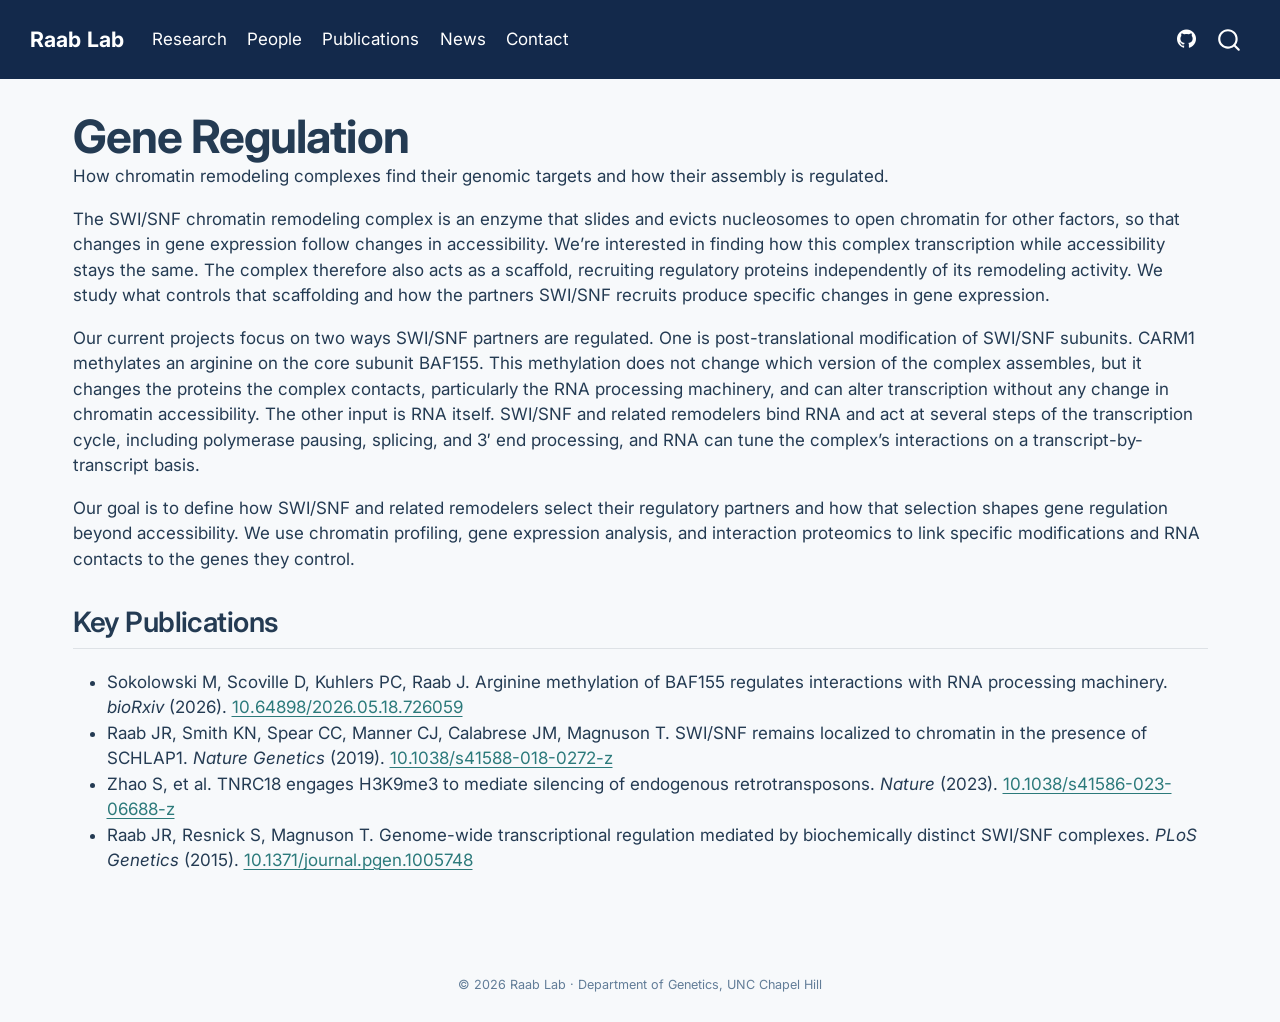
<file: projects/gene-regulation/index.html>
<!DOCTYPE html>
<html xmlns="http://www.w3.org/1999/xhtml" lang="en" xml:lang="en"><head>

<meta charset="utf-8">
<meta name="generator" content="quarto-1.9.38">

<meta name="viewport" content="width=device-width, initial-scale=1.0, user-scalable=yes">

<meta name="description" content="How chromatin remodeling complexes find their genomic targets and how their assembly is regulated.">

<title>Gene Regulation – Raab Lab</title>
<style>
/* Default styles provided by pandoc.
** See https://pandoc.org/MANUAL.html#variables-for-html for config info.
*/
code{white-space: pre-wrap;}
span.smallcaps{font-variant: small-caps;}
div.columns{display: flex; gap: min(4vw, 1.5em);}
div.column{flex: auto; overflow-x: auto;}
div.hanging-indent{margin-left: 1.5em; text-indent: -1.5em;}
ul.task-list{list-style: none;}
ul.task-list li input[type="checkbox"] {
  width: 0.8em;
  margin: 0 0.8em 0.2em -1em; /* quarto-specific, see https://github.com/quarto-dev/quarto-cli/issues/4556 */ 
  vertical-align: middle;
}
</style>


<script src="../../site_libs/quarto-nav/quarto-nav.js"></script>
<script src="../../site_libs/quarto-nav/headroom.min.js"></script>
<script src="../../site_libs/clipboard/clipboard.min.js"></script>
<script src="../../site_libs/quarto-search/autocomplete.umd.js"></script>
<script src="../../site_libs/quarto-search/fuse.min.js"></script>
<script src="../../site_libs/quarto-search/quarto-search.js"></script>
<meta name="quarto:offset" content="../../">
<script src="../../site_libs/quarto-html/quarto.js" type="module"></script>
<script src="../../site_libs/quarto-html/tabsets/tabsets.js" type="module"></script>
<script src="../../site_libs/quarto-html/popper.min.js"></script>
<script src="../../site_libs/quarto-html/tippy.umd.min.js"></script>
<script src="../../site_libs/quarto-html/anchor.min.js"></script>
<link href="../../site_libs/quarto-html/tippy.css" rel="stylesheet">
<link href="../../site_libs/quarto-html/quarto-syntax-highlighting-15634bcf2e68342d4ad2dfa704d543f6.css" rel="stylesheet" id="quarto-text-highlighting-styles">
<script src="../../site_libs/bootstrap/bootstrap.min.js"></script>
<link href="../../site_libs/bootstrap/bootstrap-icons.css" rel="stylesheet">
<link href="../../site_libs/bootstrap/bootstrap-0ed7134436ca8e24a474c558aa432b6c.min.css" rel="stylesheet" append-hash="true" id="quarto-bootstrap" data-mode="light">
<script id="quarto-search-options" type="application/json">{
  "location": "navbar",
  "copy-button": false,
  "collapse-after": 3,
  "panel-placement": "end",
  "type": "overlay",
  "limit": 50,
  "keyboard-shortcut": [
    "f",
    "/",
    "s"
  ],
  "show-item-context": false,
  "language": {
    "search-no-results-text": "No results",
    "search-matching-documents-text": "matching documents",
    "search-copy-link-title": "Copy link to search",
    "search-hide-matches-text": "Hide additional matches",
    "search-more-match-text": "more match in this document",
    "search-more-matches-text": "more matches in this document",
    "search-clear-button-title": "Clear",
    "search-text-placeholder": "",
    "search-detached-cancel-button-title": "Cancel",
    "search-submit-button-title": "Submit",
    "search-label": "Search"
  }
}</script>


</head>

<body class="nav-fixed quarto-light">

<div id="quarto-search-results"></div>
  <header id="quarto-header" class="headroom fixed-top">
    <nav class="navbar navbar-expand-lg " data-bs-theme="dark">
      <div class="navbar-container container-fluid">
      <div class="navbar-brand-container mx-auto">
    <a class="navbar-brand" href="../../index.html">
    <span class="navbar-title">Raab Lab</span>
    </a>
  </div>
            <div id="quarto-search" class="" title="Search"></div>
          <button class="navbar-toggler" type="button" data-bs-toggle="collapse" data-bs-target="#navbarCollapse" aria-controls="navbarCollapse" role="menu" aria-expanded="false" aria-label="Toggle navigation" onclick="if (window.quartoToggleHeadroom) { window.quartoToggleHeadroom(); }">
  <span class="navbar-toggler-icon"></span>
</button>
          <div class="collapse navbar-collapse" id="navbarCollapse">
            <ul class="navbar-nav navbar-nav-scroll me-auto">
  <li class="nav-item">
    <a class="nav-link" href="../../index.html#research"> 
<span class="menu-text">Research</span></a>
  </li>  
  <li class="nav-item">
    <a class="nav-link" href="../../people.html"> 
<span class="menu-text">People</span></a>
  </li>  
  <li class="nav-item">
    <a class="nav-link" href="../../publications.html"> 
<span class="menu-text">Publications</span></a>
  </li>  
  <li class="nav-item">
    <a class="nav-link" href="../../news.html"> 
<span class="menu-text">News</span></a>
  </li>  
  <li class="nav-item">
    <a class="nav-link" href="../../contact.html"> 
<span class="menu-text">Contact</span></a>
  </li>  
</ul>
            <ul class="navbar-nav navbar-nav-scroll ms-auto">
  <li class="nav-item compact">
    <a class="nav-link" href="https://github.com/raab-lab"> <i class="bi bi-github" role="img" aria-label="GitHub">
</i> 
<span class="menu-text"></span></a>
  </li>  
</ul>
          </div> <!-- /navcollapse -->
            <div class="quarto-navbar-tools">
</div>
      </div> <!-- /container-fluid -->
    </nav>
</header>
<!-- content -->
<div id="quarto-content" class="quarto-container page-columns page-rows-contents page-layout-full page-navbar">
<!-- sidebar -->
<!-- margin-sidebar -->
    
<!-- main -->
<main class="content column-page" id="quarto-document-content">

<header id="title-block-header" class="quarto-title-block default">
<div class="quarto-title">
<h1 class="title">Gene Regulation</h1>
</div>

<div>
  <div class="description">
    How chromatin remodeling complexes find their genomic targets and how their assembly is regulated.
  </div>
</div>


<div class="quarto-title-meta column-page">

    
  
    
  </div>
  


</header>


<p>The SWI/SNF chromatin remodeling complex is an enzyme that slides and evicts nucleosomes to open chromatin for other factors, so that changes in gene expression follow changes in accessibility. We’re interested in finding how this complex transcription while accessibility stays the same. The complex therefore also acts as a scaffold, recruiting regulatory proteins independently of its remodeling activity. We study what controls that scaffolding and how the partners SWI/SNF recruits produce specific changes in gene expression.</p>
<p>Our current projects focus on two ways SWI/SNF partners are regulated. One is post-translational modification of SWI/SNF subunits. CARM1 methylates an arginine on the core subunit BAF155. This methylation does not change which version of the complex assembles, but it changes the proteins the complex contacts, particularly the RNA processing machinery, and can alter transcription without any change in chromatin accessibility. The other input is RNA itself. SWI/SNF and related remodelers bind RNA and act at several steps of the transcription cycle, including polymerase pausing, splicing, and 3′ end processing, and RNA can tune the complex’s interactions on a transcript-by-transcript basis.</p>
<p>Our goal is to define how SWI/SNF and related remodelers select their regulatory partners and how that selection shapes gene regulation beyond accessibility. We use chromatin profiling, gene expression analysis, and interaction proteomics to link specific modifications and RNA contacts to the genes they control.</p>
<section id="key-publications" class="level2">
<h2 class="anchored" data-anchor-id="key-publications">Key Publications</h2>
<ul>
<li>Sokolowski M, Scoville D, Kuhlers PC, Raab J. Arginine methylation of BAF155 regulates interactions with RNA processing machinery. <em>bioRxiv</em> (2026). <a href="https://doi.org/10.64898/2026.05.18.726059">10.64898/2026.05.18.726059</a></li>
<li>Raab JR, Smith KN, Spear CC, Manner CJ, Calabrese JM, Magnuson T. SWI/SNF remains localized to chromatin in the presence of SCHLAP1. <em>Nature Genetics</em> (2019). <a href="https://doi.org/10.1038/s41588-018-0272-z">10.1038/s41588-018-0272-z</a></li>
<li>Zhao S, et al.&nbsp;TNRC18 engages H3K9me3 to mediate silencing of endogenous retrotransposons. <em>Nature</em> (2023). <a href="https://doi.org/10.1038/s41586-023-06688-z">10.1038/s41586-023-06688-z</a></li>
<li>Raab JR, Resnick S, Magnuson T. Genome-wide transcriptional regulation mediated by biochemically distinct SWI/SNF complexes. <em>PLoS Genetics</em> (2015). <a href="https://doi.org/10.1371/journal.pgen.1005748">10.1371/journal.pgen.1005748</a></li>
</ul>


</section>

</main> <!-- /main -->
<script id="quarto-html-after-body" type="application/javascript">
  window.document.addEventListener("DOMContentLoaded", function (event) {
    const icon = "";
    const anchorJS = new window.AnchorJS();
    anchorJS.options = {
      placement: 'right',
      icon: icon
    };
    anchorJS.add('.anchored');
    const isCodeAnnotation = (el) => {
      for (const clz of el.classList) {
        if (clz.startsWith('code-annotation-')) {                     
          return true;
        }
      }
      return false;
    }
    const onCopySuccess = function(e) {
      // button target
      const button = e.trigger;
      // don't keep focus
      button.blur();
      // flash "checked"
      button.classList.add('code-copy-button-checked');
      var currentTitle = button.getAttribute("title");
      button.setAttribute("title", "Copied!");
      let tooltip;
      if (window.bootstrap) {
        button.setAttribute("data-bs-toggle", "tooltip");
        button.setAttribute("data-bs-placement", "left");
        button.setAttribute("data-bs-title", "Copied!");
        tooltip = new bootstrap.Tooltip(button, 
          { trigger: "manual", 
            customClass: "code-copy-button-tooltip",
            offset: [0, -8]});
        tooltip.show();    
      }
      setTimeout(function() {
        if (tooltip) {
          tooltip.hide();
          button.removeAttribute("data-bs-title");
          button.removeAttribute("data-bs-toggle");
          button.removeAttribute("data-bs-placement");
        }
        button.setAttribute("title", currentTitle);
        button.classList.remove('code-copy-button-checked');
      }, 1000);
      // clear code selection
      e.clearSelection();
    }
    const getTextToCopy = function(trigger) {
      const outerScaffold = trigger.parentElement.cloneNode(true);
      const codeEl = outerScaffold.querySelector('code');
      for (const childEl of codeEl.children) {
        if (isCodeAnnotation(childEl)) {
          childEl.remove();
        }
      }
      return codeEl.innerText;
    }
    const clipboard = new window.ClipboardJS('.code-copy-button:not([data-in-quarto-modal])', {
      text: getTextToCopy
    });
    clipboard.on('success', onCopySuccess);
    if (window.document.getElementById('quarto-embedded-source-code-modal')) {
      const clipboardModal = new window.ClipboardJS('.code-copy-button[data-in-quarto-modal]', {
        text: getTextToCopy,
        container: window.document.getElementById('quarto-embedded-source-code-modal')
      });
      clipboardModal.on('success', onCopySuccess);
    }
      var localhostRegex = new RegExp(/^(?:http|https):\/\/localhost\:?[0-9]*\//);
      var mailtoRegex = new RegExp(/^mailto:/);
        var filterRegex = new RegExp("https:\/\/raab-lab\.org");
      var isInternal = (href) => {
          return filterRegex.test(href) || localhostRegex.test(href) || mailtoRegex.test(href);
      }
      // Inspect non-navigation links and adorn them if external
     var links = window.document.querySelectorAll('a[href]:not(.nav-link):not(.navbar-brand):not(.toc-action):not(.sidebar-link):not(.sidebar-item-toggle):not(.pagination-link):not(.no-external):not([aria-hidden]):not(.dropdown-item):not(.quarto-navigation-tool):not(.about-link)');
      for (var i=0; i<links.length; i++) {
        const link = links[i];
        if (!isInternal(link.href)) {
          // undo the damage that might have been done by quarto-nav.js in the case of
          // links that we want to consider external
          if (link.dataset.originalHref !== undefined) {
            link.href = link.dataset.originalHref;
          }
        }
      }
    function tippyHover(el, contentFn, onTriggerFn, onUntriggerFn) {
      const config = {
        allowHTML: true,
        maxWidth: 500,
        delay: 100,
        arrow: false,
        appendTo: function(el) {
            return el.parentElement;
        },
        interactive: true,
        interactiveBorder: 10,
        theme: 'quarto',
        placement: 'bottom-start',
      };
      if (contentFn) {
        config.content = contentFn;
      }
      if (onTriggerFn) {
        config.onTrigger = onTriggerFn;
      }
      if (onUntriggerFn) {
        config.onUntrigger = onUntriggerFn;
      }
      window.tippy(el, config); 
    }
    const noterefs = window.document.querySelectorAll('a[role="doc-noteref"]');
    for (var i=0; i<noterefs.length; i++) {
      const ref = noterefs[i];
      tippyHover(ref, function() {
        // use id or data attribute instead here
        let href = ref.getAttribute('data-footnote-href') || ref.getAttribute('href');
        try { href = new URL(href).hash; } catch {}
        const id = href.replace(/^#\/?/, "");
        const note = window.document.getElementById(id);
        if (note) {
          return note.innerHTML;
        } else {
          return "";
        }
      });
    }
    const xrefs = window.document.querySelectorAll('a.quarto-xref');
    const processXRef = (id, note) => {
      // Strip column container classes
      const stripColumnClz = (el) => {
        el.classList.remove("page-full", "page-columns");
        if (el.children) {
          for (const child of el.children) {
            stripColumnClz(child);
          }
        }
      }
      stripColumnClz(note)
      if (id === null || id.startsWith('sec-')) {
        // Special case sections, only their first couple elements
        const container = document.createElement("div");
        if (note.children && note.children.length > 2) {
          container.appendChild(note.children[0].cloneNode(true));
          for (let i = 1; i < note.children.length; i++) {
            const child = note.children[i];
            if (child.tagName === "P" && child.innerText === "") {
              continue;
            } else {
              container.appendChild(child.cloneNode(true));
              break;
            }
          }
          if (window.Quarto?.typesetMath) {
            window.Quarto.typesetMath(container);
          }
          return container.innerHTML
        } else {
          if (window.Quarto?.typesetMath) {
            window.Quarto.typesetMath(note);
          }
          return note.innerHTML;
        }
      } else {
        // Remove any anchor links if they are present
        const anchorLink = note.querySelector('a.anchorjs-link');
        if (anchorLink) {
          anchorLink.remove();
        }
        if (window.Quarto?.typesetMath) {
          window.Quarto.typesetMath(note);
        }
        if (note.classList.contains("callout")) {
          return note.outerHTML;
        } else {
          return note.innerHTML;
        }
      }
    }
    for (var i=0; i<xrefs.length; i++) {
      const xref = xrefs[i];
      tippyHover(xref, undefined, function(instance) {
        instance.disable();
        let url = xref.getAttribute('href');
        let hash = undefined; 
        if (url.startsWith('#')) {
          hash = url;
        } else {
          try { hash = new URL(url).hash; } catch {}
        }
        if (hash) {
          const id = hash.replace(/^#\/?/, "");
          const note = window.document.getElementById(id);
          if (note !== null) {
            try {
              const html = processXRef(id, note.cloneNode(true));
              instance.setContent(html);
            } finally {
              instance.enable();
              instance.show();
            }
          } else {
            // See if we can fetch this
            fetch(url.split('#')[0])
            .then(res => res.text())
            .then(html => {
              const parser = new DOMParser();
              const htmlDoc = parser.parseFromString(html, "text/html");
              const note = htmlDoc.getElementById(id);
              if (note !== null) {
                const html = processXRef(id, note);
                instance.setContent(html);
              } 
            }).finally(() => {
              instance.enable();
              instance.show();
            });
          }
        } else {
          // See if we can fetch a full url (with no hash to target)
          // This is a special case and we should probably do some content thinning / targeting
          fetch(url)
          .then(res => res.text())
          .then(html => {
            const parser = new DOMParser();
            const htmlDoc = parser.parseFromString(html, "text/html");
            const note = htmlDoc.querySelector('main.content');
            if (note !== null) {
              // This should only happen for chapter cross references
              // (since there is no id in the URL)
              // remove the first header
              if (note.children.length > 0 && note.children[0].tagName === "HEADER") {
                note.children[0].remove();
              }
              const html = processXRef(null, note);
              instance.setContent(html);
            } 
          }).finally(() => {
            instance.enable();
            instance.show();
          });
        }
      }, function(instance) {
      });
    }
        let selectedAnnoteEl;
        const selectorForAnnotation = ( cell, annotation) => {
          let cellAttr = 'data-code-cell="' + cell + '"';
          let lineAttr = 'data-code-annotation="' +  annotation + '"';
          const selector = 'span[' + cellAttr + '][' + lineAttr + ']';
          return selector;
        }
        const selectCodeLines = (annoteEl) => {
          const doc = window.document;
          const targetCell = annoteEl.getAttribute("data-target-cell");
          const targetAnnotation = annoteEl.getAttribute("data-target-annotation");
          const annoteSpan = window.document.querySelector(selectorForAnnotation(targetCell, targetAnnotation));
          const lines = annoteSpan.getAttribute("data-code-lines").split(",");
          const lineIds = lines.map((line) => {
            return targetCell + "-" + line;
          })
          let top = null;
          let height = null;
          let parent = null;
          if (lineIds.length > 0) {
              //compute the position of the single el (top and bottom and make a div)
              const el = window.document.getElementById(lineIds[0]);
              top = el.offsetTop;
              height = el.offsetHeight;
              parent = el.parentElement.parentElement;
            if (lineIds.length > 1) {
              const lastEl = window.document.getElementById(lineIds[lineIds.length - 1]);
              const bottom = lastEl.offsetTop + lastEl.offsetHeight;
              height = bottom - top;
            }
            if (top !== null && height !== null && parent !== null) {
              // cook up a div (if necessary) and position it 
              let div = window.document.getElementById("code-annotation-line-highlight");
              if (div === null) {
                div = window.document.createElement("div");
                div.setAttribute("id", "code-annotation-line-highlight");
                div.style.position = 'absolute';
                parent.appendChild(div);
              }
              div.style.top = top - 2 + "px";
              div.style.height = height + 4 + "px";
              div.style.left = 0;
              let gutterDiv = window.document.getElementById("code-annotation-line-highlight-gutter");
              if (gutterDiv === null) {
                gutterDiv = window.document.createElement("div");
                gutterDiv.setAttribute("id", "code-annotation-line-highlight-gutter");
                gutterDiv.style.position = 'absolute';
                const codeCell = window.document.getElementById(targetCell);
                const gutter = codeCell.querySelector('.code-annotation-gutter');
                gutter.appendChild(gutterDiv);
              }
              gutterDiv.style.top = top - 2 + "px";
              gutterDiv.style.height = height + 4 + "px";
            }
            selectedAnnoteEl = annoteEl;
          }
        };
        const unselectCodeLines = () => {
          const elementsIds = ["code-annotation-line-highlight", "code-annotation-line-highlight-gutter"];
          elementsIds.forEach((elId) => {
            const div = window.document.getElementById(elId);
            if (div) {
              div.remove();
            }
          });
          selectedAnnoteEl = undefined;
        };
          // Handle positioning of the toggle
      window.addEventListener(
        "resize",
        throttle(() => {
          elRect = undefined;
          if (selectedAnnoteEl) {
            selectCodeLines(selectedAnnoteEl);
          }
        }, 10)
      );
      function throttle(fn, ms) {
      let throttle = false;
      let timer;
        return (...args) => {
          if(!throttle) { // first call gets through
              fn.apply(this, args);
              throttle = true;
          } else { // all the others get throttled
              if(timer) clearTimeout(timer); // cancel #2
              timer = setTimeout(() => {
                fn.apply(this, args);
                timer = throttle = false;
              }, ms);
          }
        };
      }
        // Attach click handler to the DT
        const annoteDls = window.document.querySelectorAll('dt[data-target-cell]');
        for (const annoteDlNode of annoteDls) {
          annoteDlNode.addEventListener('click', (event) => {
            const clickedEl = event.target;
            if (clickedEl !== selectedAnnoteEl) {
              unselectCodeLines();
              const activeEl = window.document.querySelector('dt[data-target-cell].code-annotation-active');
              if (activeEl) {
                activeEl.classList.remove('code-annotation-active');
              }
              selectCodeLines(clickedEl);
              clickedEl.classList.add('code-annotation-active');
            } else {
              // Unselect the line
              unselectCodeLines();
              clickedEl.classList.remove('code-annotation-active');
            }
          });
        }
    const findCites = (el) => {
      const parentEl = el.parentElement;
      if (parentEl) {
        const cites = parentEl.dataset.cites;
        if (cites) {
          return {
            el,
            cites: cites.split(' ')
          };
        } else {
          return findCites(el.parentElement)
        }
      } else {
        return undefined;
      }
    };
    var bibliorefs = window.document.querySelectorAll('a[role="doc-biblioref"]');
    for (var i=0; i<bibliorefs.length; i++) {
      const ref = bibliorefs[i];
      const citeInfo = findCites(ref);
      if (citeInfo) {
        tippyHover(citeInfo.el, function() {
          var popup = window.document.createElement('div');
          citeInfo.cites.forEach(function(cite) {
            var citeDiv = window.document.createElement('div');
            citeDiv.classList.add('hanging-indent');
            citeDiv.classList.add('csl-entry');
            var biblioDiv = window.document.getElementById('ref-' + cite);
            if (biblioDiv) {
              citeDiv.innerHTML = biblioDiv.innerHTML;
            }
            popup.appendChild(citeDiv);
          });
          return popup.innerHTML;
        });
      }
    }
  });
  </script>
</div> <!-- /content -->
<footer class="footer">
  <div class="nav-footer">
    <div class="nav-footer-left">
      &nbsp;
    </div>   
    <div class="nav-footer-center">
<p>© 2026 Raab Lab · Department of Genetics, UNC Chapel Hill</p>
</div>
    <div class="nav-footer-right">
      &nbsp;
    </div>
  </div>
</footer>




</body></html>
</file>
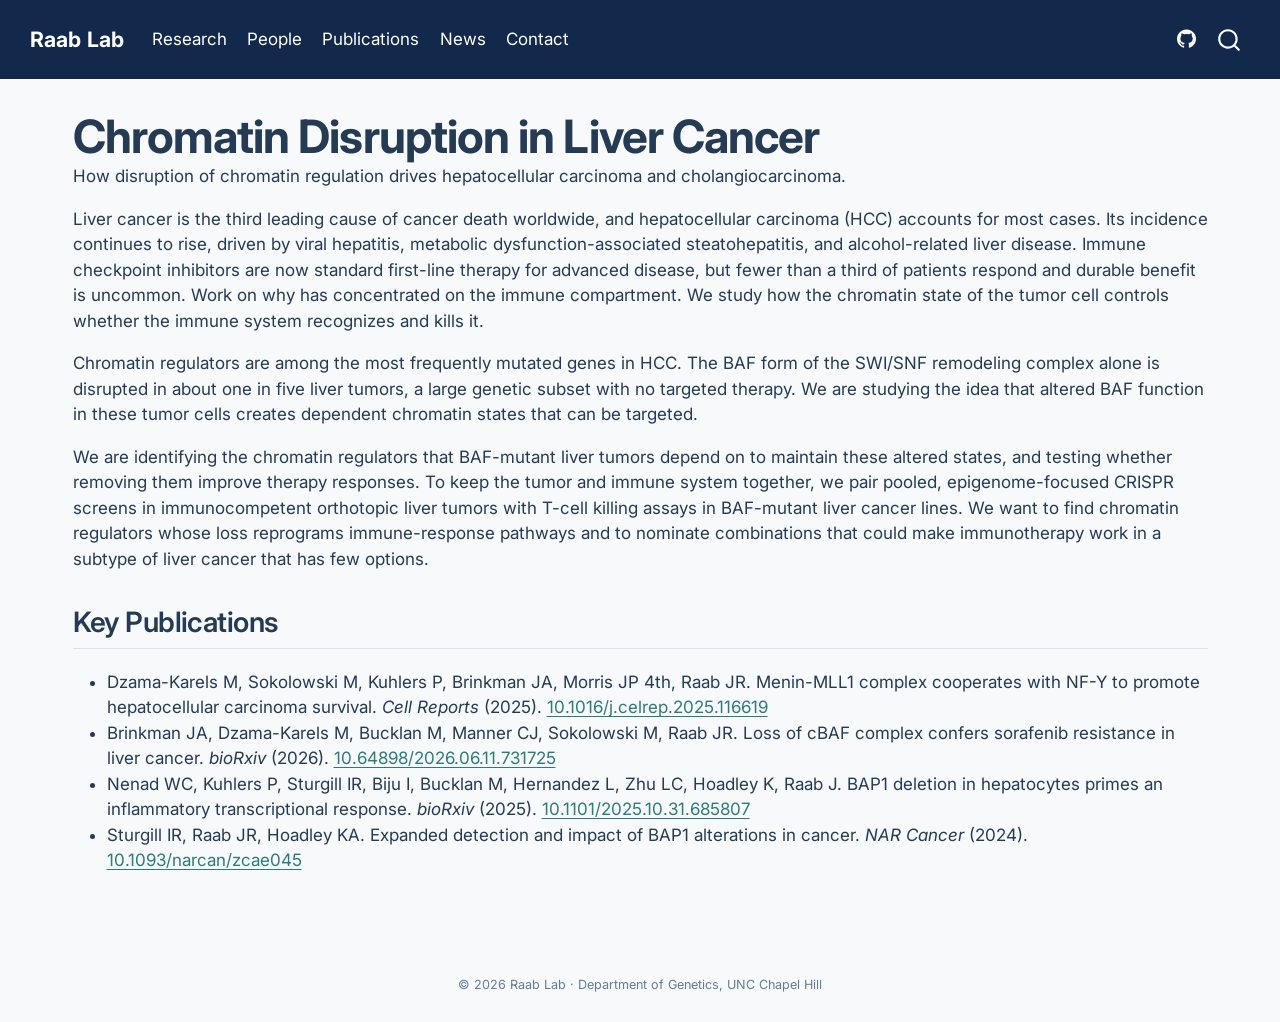
<file: projects/liver-cancer/index.html>
<!DOCTYPE html>
<html xmlns="http://www.w3.org/1999/xhtml" lang="en" xml:lang="en"><head>

<meta charset="utf-8">
<meta name="generator" content="quarto-1.9.38">

<meta name="viewport" content="width=device-width, initial-scale=1.0, user-scalable=yes">

<meta name="description" content="How disruption of chromatin regulation drives hepatocellular carcinoma and cholangiocarcinoma.">

<title>Chromatin Disruption in Liver Cancer – Raab Lab</title>
<style>
/* Default styles provided by pandoc.
** See https://pandoc.org/MANUAL.html#variables-for-html for config info.
*/
code{white-space: pre-wrap;}
span.smallcaps{font-variant: small-caps;}
div.columns{display: flex; gap: min(4vw, 1.5em);}
div.column{flex: auto; overflow-x: auto;}
div.hanging-indent{margin-left: 1.5em; text-indent: -1.5em;}
ul.task-list{list-style: none;}
ul.task-list li input[type="checkbox"] {
  width: 0.8em;
  margin: 0 0.8em 0.2em -1em; /* quarto-specific, see https://github.com/quarto-dev/quarto-cli/issues/4556 */ 
  vertical-align: middle;
}
</style>


<script src="../../site_libs/quarto-nav/quarto-nav.js"></script>
<script src="../../site_libs/quarto-nav/headroom.min.js"></script>
<script src="../../site_libs/clipboard/clipboard.min.js"></script>
<script src="../../site_libs/quarto-search/autocomplete.umd.js"></script>
<script src="../../site_libs/quarto-search/fuse.min.js"></script>
<script src="../../site_libs/quarto-search/quarto-search.js"></script>
<meta name="quarto:offset" content="../../">
<script src="../../site_libs/quarto-html/quarto.js" type="module"></script>
<script src="../../site_libs/quarto-html/tabsets/tabsets.js" type="module"></script>
<script src="../../site_libs/quarto-html/popper.min.js"></script>
<script src="../../site_libs/quarto-html/tippy.umd.min.js"></script>
<script src="../../site_libs/quarto-html/anchor.min.js"></script>
<link href="../../site_libs/quarto-html/tippy.css" rel="stylesheet">
<link href="../../site_libs/quarto-html/quarto-syntax-highlighting-15634bcf2e68342d4ad2dfa704d543f6.css" rel="stylesheet" id="quarto-text-highlighting-styles">
<script src="../../site_libs/bootstrap/bootstrap.min.js"></script>
<link href="../../site_libs/bootstrap/bootstrap-icons.css" rel="stylesheet">
<link href="../../site_libs/bootstrap/bootstrap-0ed7134436ca8e24a474c558aa432b6c.min.css" rel="stylesheet" append-hash="true" id="quarto-bootstrap" data-mode="light">
<script id="quarto-search-options" type="application/json">{
  "location": "navbar",
  "copy-button": false,
  "collapse-after": 3,
  "panel-placement": "end",
  "type": "overlay",
  "limit": 50,
  "keyboard-shortcut": [
    "f",
    "/",
    "s"
  ],
  "show-item-context": false,
  "language": {
    "search-no-results-text": "No results",
    "search-matching-documents-text": "matching documents",
    "search-copy-link-title": "Copy link to search",
    "search-hide-matches-text": "Hide additional matches",
    "search-more-match-text": "more match in this document",
    "search-more-matches-text": "more matches in this document",
    "search-clear-button-title": "Clear",
    "search-text-placeholder": "",
    "search-detached-cancel-button-title": "Cancel",
    "search-submit-button-title": "Submit",
    "search-label": "Search"
  }
}</script>


</head>

<body class="nav-fixed quarto-light">

<div id="quarto-search-results"></div>
  <header id="quarto-header" class="headroom fixed-top">
    <nav class="navbar navbar-expand-lg " data-bs-theme="dark">
      <div class="navbar-container container-fluid">
      <div class="navbar-brand-container mx-auto">
    <a class="navbar-brand" href="../../index.html">
    <span class="navbar-title">Raab Lab</span>
    </a>
  </div>
            <div id="quarto-search" class="" title="Search"></div>
          <button class="navbar-toggler" type="button" data-bs-toggle="collapse" data-bs-target="#navbarCollapse" aria-controls="navbarCollapse" role="menu" aria-expanded="false" aria-label="Toggle navigation" onclick="if (window.quartoToggleHeadroom) { window.quartoToggleHeadroom(); }">
  <span class="navbar-toggler-icon"></span>
</button>
          <div class="collapse navbar-collapse" id="navbarCollapse">
            <ul class="navbar-nav navbar-nav-scroll me-auto">
  <li class="nav-item">
    <a class="nav-link" href="../../index.html#research"> 
<span class="menu-text">Research</span></a>
  </li>  
  <li class="nav-item">
    <a class="nav-link" href="../../people.html"> 
<span class="menu-text">People</span></a>
  </li>  
  <li class="nav-item">
    <a class="nav-link" href="../../publications.html"> 
<span class="menu-text">Publications</span></a>
  </li>  
  <li class="nav-item">
    <a class="nav-link" href="../../news.html"> 
<span class="menu-text">News</span></a>
  </li>  
  <li class="nav-item">
    <a class="nav-link" href="../../contact.html"> 
<span class="menu-text">Contact</span></a>
  </li>  
</ul>
            <ul class="navbar-nav navbar-nav-scroll ms-auto">
  <li class="nav-item compact">
    <a class="nav-link" href="https://github.com/raab-lab"> <i class="bi bi-github" role="img" aria-label="GitHub">
</i> 
<span class="menu-text"></span></a>
  </li>  
</ul>
          </div> <!-- /navcollapse -->
            <div class="quarto-navbar-tools">
</div>
      </div> <!-- /container-fluid -->
    </nav>
</header>
<!-- content -->
<div id="quarto-content" class="quarto-container page-columns page-rows-contents page-layout-full page-navbar">
<!-- sidebar -->
<!-- margin-sidebar -->
    
<!-- main -->
<main class="content column-page" id="quarto-document-content">

<header id="title-block-header" class="quarto-title-block default">
<div class="quarto-title">
<h1 class="title">Chromatin Disruption in Liver Cancer</h1>
</div>

<div>
  <div class="description">
    How disruption of chromatin regulation drives hepatocellular carcinoma and cholangiocarcinoma.
  </div>
</div>


<div class="quarto-title-meta column-page">

    
  
    
  </div>
  


</header>


<p>Liver cancer is the third leading cause of cancer death worldwide, and hepatocellular carcinoma (HCC) accounts for most cases. Its incidence continues to rise, driven by viral hepatitis, metabolic dysfunction-associated steatohepatitis, and alcohol-related liver disease. Immune checkpoint inhibitors are now standard first-line therapy for advanced disease, but fewer than a third of patients respond and durable benefit is uncommon. Work on why has concentrated on the immune compartment. We study how the chromatin state of the tumor cell controls whether the immune system recognizes and kills it.</p>
<p>Chromatin regulators are among the most frequently mutated genes in HCC. The BAF form of the SWI/SNF remodeling complex alone is disrupted in about one in five liver tumors, a large genetic subset with no targeted therapy. We are studying the idea that altered BAF function in these tumor cells creates dependent chromatin states that can be targeted.</p>
<p>We are identifying the chromatin regulators that BAF-mutant liver tumors depend on to maintain these altered states, and testing whether removing them improve therapy responses. To keep the tumor and immune system together, we pair pooled, epigenome-focused CRISPR screens in immunocompetent orthotopic liver tumors with T-cell killing assays in BAF-mutant liver cancer lines. We want to find chromatin regulators whose loss reprograms immune-response pathways and to nominate combinations that could make immunotherapy work in a subtype of liver cancer that has few options.</p>
<section id="key-publications" class="level2">
<h2 class="anchored" data-anchor-id="key-publications">Key Publications</h2>
<ul>
<li>Dzama-Karels M, Sokolowski M, Kuhlers P, Brinkman JA, Morris JP 4th, Raab JR. Menin-MLL1 complex cooperates with NF-Y to promote hepatocellular carcinoma survival. <em>Cell Reports</em> (2025). <a href="https://doi.org/10.1016/j.celrep.2025.116619">10.1016/j.celrep.2025.116619</a></li>
<li>Brinkman JA, Dzama-Karels M, Bucklan M, Manner CJ, Sokolowski M, Raab JR. Loss of cBAF complex confers sorafenib resistance in liver cancer. <em>bioRxiv</em> (2026). <a href="https://doi.org/10.64898/2026.06.11.731725">10.64898/2026.06.11.731725</a></li>
<li>Nenad WC, Kuhlers P, Sturgill IR, Biju I, Bucklan M, Hernandez L, Zhu LC, Hoadley K, Raab J. BAP1 deletion in hepatocytes primes an inflammatory transcriptional response. <em>bioRxiv</em> (2025). <a href="https://doi.org/10.1101/2025.10.31.685807">10.1101/2025.10.31.685807</a></li>
<li>Sturgill IR, Raab JR, Hoadley KA. Expanded detection and impact of BAP1 alterations in cancer. <em>NAR Cancer</em> (2024). <a href="https://doi.org/10.1093/narcan/zcae045">10.1093/narcan/zcae045</a></li>
</ul>


</section>

</main> <!-- /main -->
<script id="quarto-html-after-body" type="application/javascript">
  window.document.addEventListener("DOMContentLoaded", function (event) {
    const icon = "";
    const anchorJS = new window.AnchorJS();
    anchorJS.options = {
      placement: 'right',
      icon: icon
    };
    anchorJS.add('.anchored');
    const isCodeAnnotation = (el) => {
      for (const clz of el.classList) {
        if (clz.startsWith('code-annotation-')) {                     
          return true;
        }
      }
      return false;
    }
    const onCopySuccess = function(e) {
      // button target
      const button = e.trigger;
      // don't keep focus
      button.blur();
      // flash "checked"
      button.classList.add('code-copy-button-checked');
      var currentTitle = button.getAttribute("title");
      button.setAttribute("title", "Copied!");
      let tooltip;
      if (window.bootstrap) {
        button.setAttribute("data-bs-toggle", "tooltip");
        button.setAttribute("data-bs-placement", "left");
        button.setAttribute("data-bs-title", "Copied!");
        tooltip = new bootstrap.Tooltip(button, 
          { trigger: "manual", 
            customClass: "code-copy-button-tooltip",
            offset: [0, -8]});
        tooltip.show();    
      }
      setTimeout(function() {
        if (tooltip) {
          tooltip.hide();
          button.removeAttribute("data-bs-title");
          button.removeAttribute("data-bs-toggle");
          button.removeAttribute("data-bs-placement");
        }
        button.setAttribute("title", currentTitle);
        button.classList.remove('code-copy-button-checked');
      }, 1000);
      // clear code selection
      e.clearSelection();
    }
    const getTextToCopy = function(trigger) {
      const outerScaffold = trigger.parentElement.cloneNode(true);
      const codeEl = outerScaffold.querySelector('code');
      for (const childEl of codeEl.children) {
        if (isCodeAnnotation(childEl)) {
          childEl.remove();
        }
      }
      return codeEl.innerText;
    }
    const clipboard = new window.ClipboardJS('.code-copy-button:not([data-in-quarto-modal])', {
      text: getTextToCopy
    });
    clipboard.on('success', onCopySuccess);
    if (window.document.getElementById('quarto-embedded-source-code-modal')) {
      const clipboardModal = new window.ClipboardJS('.code-copy-button[data-in-quarto-modal]', {
        text: getTextToCopy,
        container: window.document.getElementById('quarto-embedded-source-code-modal')
      });
      clipboardModal.on('success', onCopySuccess);
    }
      var localhostRegex = new RegExp(/^(?:http|https):\/\/localhost\:?[0-9]*\//);
      var mailtoRegex = new RegExp(/^mailto:/);
        var filterRegex = new RegExp("https:\/\/raab-lab\.org");
      var isInternal = (href) => {
          return filterRegex.test(href) || localhostRegex.test(href) || mailtoRegex.test(href);
      }
      // Inspect non-navigation links and adorn them if external
     var links = window.document.querySelectorAll('a[href]:not(.nav-link):not(.navbar-brand):not(.toc-action):not(.sidebar-link):not(.sidebar-item-toggle):not(.pagination-link):not(.no-external):not([aria-hidden]):not(.dropdown-item):not(.quarto-navigation-tool):not(.about-link)');
      for (var i=0; i<links.length; i++) {
        const link = links[i];
        if (!isInternal(link.href)) {
          // undo the damage that might have been done by quarto-nav.js in the case of
          // links that we want to consider external
          if (link.dataset.originalHref !== undefined) {
            link.href = link.dataset.originalHref;
          }
        }
      }
    function tippyHover(el, contentFn, onTriggerFn, onUntriggerFn) {
      const config = {
        allowHTML: true,
        maxWidth: 500,
        delay: 100,
        arrow: false,
        appendTo: function(el) {
            return el.parentElement;
        },
        interactive: true,
        interactiveBorder: 10,
        theme: 'quarto',
        placement: 'bottom-start',
      };
      if (contentFn) {
        config.content = contentFn;
      }
      if (onTriggerFn) {
        config.onTrigger = onTriggerFn;
      }
      if (onUntriggerFn) {
        config.onUntrigger = onUntriggerFn;
      }
      window.tippy(el, config); 
    }
    const noterefs = window.document.querySelectorAll('a[role="doc-noteref"]');
    for (var i=0; i<noterefs.length; i++) {
      const ref = noterefs[i];
      tippyHover(ref, function() {
        // use id or data attribute instead here
        let href = ref.getAttribute('data-footnote-href') || ref.getAttribute('href');
        try { href = new URL(href).hash; } catch {}
        const id = href.replace(/^#\/?/, "");
        const note = window.document.getElementById(id);
        if (note) {
          return note.innerHTML;
        } else {
          return "";
        }
      });
    }
    const xrefs = window.document.querySelectorAll('a.quarto-xref');
    const processXRef = (id, note) => {
      // Strip column container classes
      const stripColumnClz = (el) => {
        el.classList.remove("page-full", "page-columns");
        if (el.children) {
          for (const child of el.children) {
            stripColumnClz(child);
          }
        }
      }
      stripColumnClz(note)
      if (id === null || id.startsWith('sec-')) {
        // Special case sections, only their first couple elements
        const container = document.createElement("div");
        if (note.children && note.children.length > 2) {
          container.appendChild(note.children[0].cloneNode(true));
          for (let i = 1; i < note.children.length; i++) {
            const child = note.children[i];
            if (child.tagName === "P" && child.innerText === "") {
              continue;
            } else {
              container.appendChild(child.cloneNode(true));
              break;
            }
          }
          if (window.Quarto?.typesetMath) {
            window.Quarto.typesetMath(container);
          }
          return container.innerHTML
        } else {
          if (window.Quarto?.typesetMath) {
            window.Quarto.typesetMath(note);
          }
          return note.innerHTML;
        }
      } else {
        // Remove any anchor links if they are present
        const anchorLink = note.querySelector('a.anchorjs-link');
        if (anchorLink) {
          anchorLink.remove();
        }
        if (window.Quarto?.typesetMath) {
          window.Quarto.typesetMath(note);
        }
        if (note.classList.contains("callout")) {
          return note.outerHTML;
        } else {
          return note.innerHTML;
        }
      }
    }
    for (var i=0; i<xrefs.length; i++) {
      const xref = xrefs[i];
      tippyHover(xref, undefined, function(instance) {
        instance.disable();
        let url = xref.getAttribute('href');
        let hash = undefined; 
        if (url.startsWith('#')) {
          hash = url;
        } else {
          try { hash = new URL(url).hash; } catch {}
        }
        if (hash) {
          const id = hash.replace(/^#\/?/, "");
          const note = window.document.getElementById(id);
          if (note !== null) {
            try {
              const html = processXRef(id, note.cloneNode(true));
              instance.setContent(html);
            } finally {
              instance.enable();
              instance.show();
            }
          } else {
            // See if we can fetch this
            fetch(url.split('#')[0])
            .then(res => res.text())
            .then(html => {
              const parser = new DOMParser();
              const htmlDoc = parser.parseFromString(html, "text/html");
              const note = htmlDoc.getElementById(id);
              if (note !== null) {
                const html = processXRef(id, note);
                instance.setContent(html);
              } 
            }).finally(() => {
              instance.enable();
              instance.show();
            });
          }
        } else {
          // See if we can fetch a full url (with no hash to target)
          // This is a special case and we should probably do some content thinning / targeting
          fetch(url)
          .then(res => res.text())
          .then(html => {
            const parser = new DOMParser();
            const htmlDoc = parser.parseFromString(html, "text/html");
            const note = htmlDoc.querySelector('main.content');
            if (note !== null) {
              // This should only happen for chapter cross references
              // (since there is no id in the URL)
              // remove the first header
              if (note.children.length > 0 && note.children[0].tagName === "HEADER") {
                note.children[0].remove();
              }
              const html = processXRef(null, note);
              instance.setContent(html);
            } 
          }).finally(() => {
            instance.enable();
            instance.show();
          });
        }
      }, function(instance) {
      });
    }
        let selectedAnnoteEl;
        const selectorForAnnotation = ( cell, annotation) => {
          let cellAttr = 'data-code-cell="' + cell + '"';
          let lineAttr = 'data-code-annotation="' +  annotation + '"';
          const selector = 'span[' + cellAttr + '][' + lineAttr + ']';
          return selector;
        }
        const selectCodeLines = (annoteEl) => {
          const doc = window.document;
          const targetCell = annoteEl.getAttribute("data-target-cell");
          const targetAnnotation = annoteEl.getAttribute("data-target-annotation");
          const annoteSpan = window.document.querySelector(selectorForAnnotation(targetCell, targetAnnotation));
          const lines = annoteSpan.getAttribute("data-code-lines").split(",");
          const lineIds = lines.map((line) => {
            return targetCell + "-" + line;
          })
          let top = null;
          let height = null;
          let parent = null;
          if (lineIds.length > 0) {
              //compute the position of the single el (top and bottom and make a div)
              const el = window.document.getElementById(lineIds[0]);
              top = el.offsetTop;
              height = el.offsetHeight;
              parent = el.parentElement.parentElement;
            if (lineIds.length > 1) {
              const lastEl = window.document.getElementById(lineIds[lineIds.length - 1]);
              const bottom = lastEl.offsetTop + lastEl.offsetHeight;
              height = bottom - top;
            }
            if (top !== null && height !== null && parent !== null) {
              // cook up a div (if necessary) and position it 
              let div = window.document.getElementById("code-annotation-line-highlight");
              if (div === null) {
                div = window.document.createElement("div");
                div.setAttribute("id", "code-annotation-line-highlight");
                div.style.position = 'absolute';
                parent.appendChild(div);
              }
              div.style.top = top - 2 + "px";
              div.style.height = height + 4 + "px";
              div.style.left = 0;
              let gutterDiv = window.document.getElementById("code-annotation-line-highlight-gutter");
              if (gutterDiv === null) {
                gutterDiv = window.document.createElement("div");
                gutterDiv.setAttribute("id", "code-annotation-line-highlight-gutter");
                gutterDiv.style.position = 'absolute';
                const codeCell = window.document.getElementById(targetCell);
                const gutter = codeCell.querySelector('.code-annotation-gutter');
                gutter.appendChild(gutterDiv);
              }
              gutterDiv.style.top = top - 2 + "px";
              gutterDiv.style.height = height + 4 + "px";
            }
            selectedAnnoteEl = annoteEl;
          }
        };
        const unselectCodeLines = () => {
          const elementsIds = ["code-annotation-line-highlight", "code-annotation-line-highlight-gutter"];
          elementsIds.forEach((elId) => {
            const div = window.document.getElementById(elId);
            if (div) {
              div.remove();
            }
          });
          selectedAnnoteEl = undefined;
        };
          // Handle positioning of the toggle
      window.addEventListener(
        "resize",
        throttle(() => {
          elRect = undefined;
          if (selectedAnnoteEl) {
            selectCodeLines(selectedAnnoteEl);
          }
        }, 10)
      );
      function throttle(fn, ms) {
      let throttle = false;
      let timer;
        return (...args) => {
          if(!throttle) { // first call gets through
              fn.apply(this, args);
              throttle = true;
          } else { // all the others get throttled
              if(timer) clearTimeout(timer); // cancel #2
              timer = setTimeout(() => {
                fn.apply(this, args);
                timer = throttle = false;
              }, ms);
          }
        };
      }
        // Attach click handler to the DT
        const annoteDls = window.document.querySelectorAll('dt[data-target-cell]');
        for (const annoteDlNode of annoteDls) {
          annoteDlNode.addEventListener('click', (event) => {
            const clickedEl = event.target;
            if (clickedEl !== selectedAnnoteEl) {
              unselectCodeLines();
              const activeEl = window.document.querySelector('dt[data-target-cell].code-annotation-active');
              if (activeEl) {
                activeEl.classList.remove('code-annotation-active');
              }
              selectCodeLines(clickedEl);
              clickedEl.classList.add('code-annotation-active');
            } else {
              // Unselect the line
              unselectCodeLines();
              clickedEl.classList.remove('code-annotation-active');
            }
          });
        }
    const findCites = (el) => {
      const parentEl = el.parentElement;
      if (parentEl) {
        const cites = parentEl.dataset.cites;
        if (cites) {
          return {
            el,
            cites: cites.split(' ')
          };
        } else {
          return findCites(el.parentElement)
        }
      } else {
        return undefined;
      }
    };
    var bibliorefs = window.document.querySelectorAll('a[role="doc-biblioref"]');
    for (var i=0; i<bibliorefs.length; i++) {
      const ref = bibliorefs[i];
      const citeInfo = findCites(ref);
      if (citeInfo) {
        tippyHover(citeInfo.el, function() {
          var popup = window.document.createElement('div');
          citeInfo.cites.forEach(function(cite) {
            var citeDiv = window.document.createElement('div');
            citeDiv.classList.add('hanging-indent');
            citeDiv.classList.add('csl-entry');
            var biblioDiv = window.document.getElementById('ref-' + cite);
            if (biblioDiv) {
              citeDiv.innerHTML = biblioDiv.innerHTML;
            }
            popup.appendChild(citeDiv);
          });
          return popup.innerHTML;
        });
      }
    }
  });
  </script>
</div> <!-- /content -->
<footer class="footer">
  <div class="nav-footer">
    <div class="nav-footer-left">
      &nbsp;
    </div>   
    <div class="nav-footer-center">
<p>© 2026 Raab Lab · Department of Genetics, UNC Chapel Hill</p>
</div>
    <div class="nav-footer-right">
      &nbsp;
    </div>
  </div>
</footer>




</body></html>
</file>
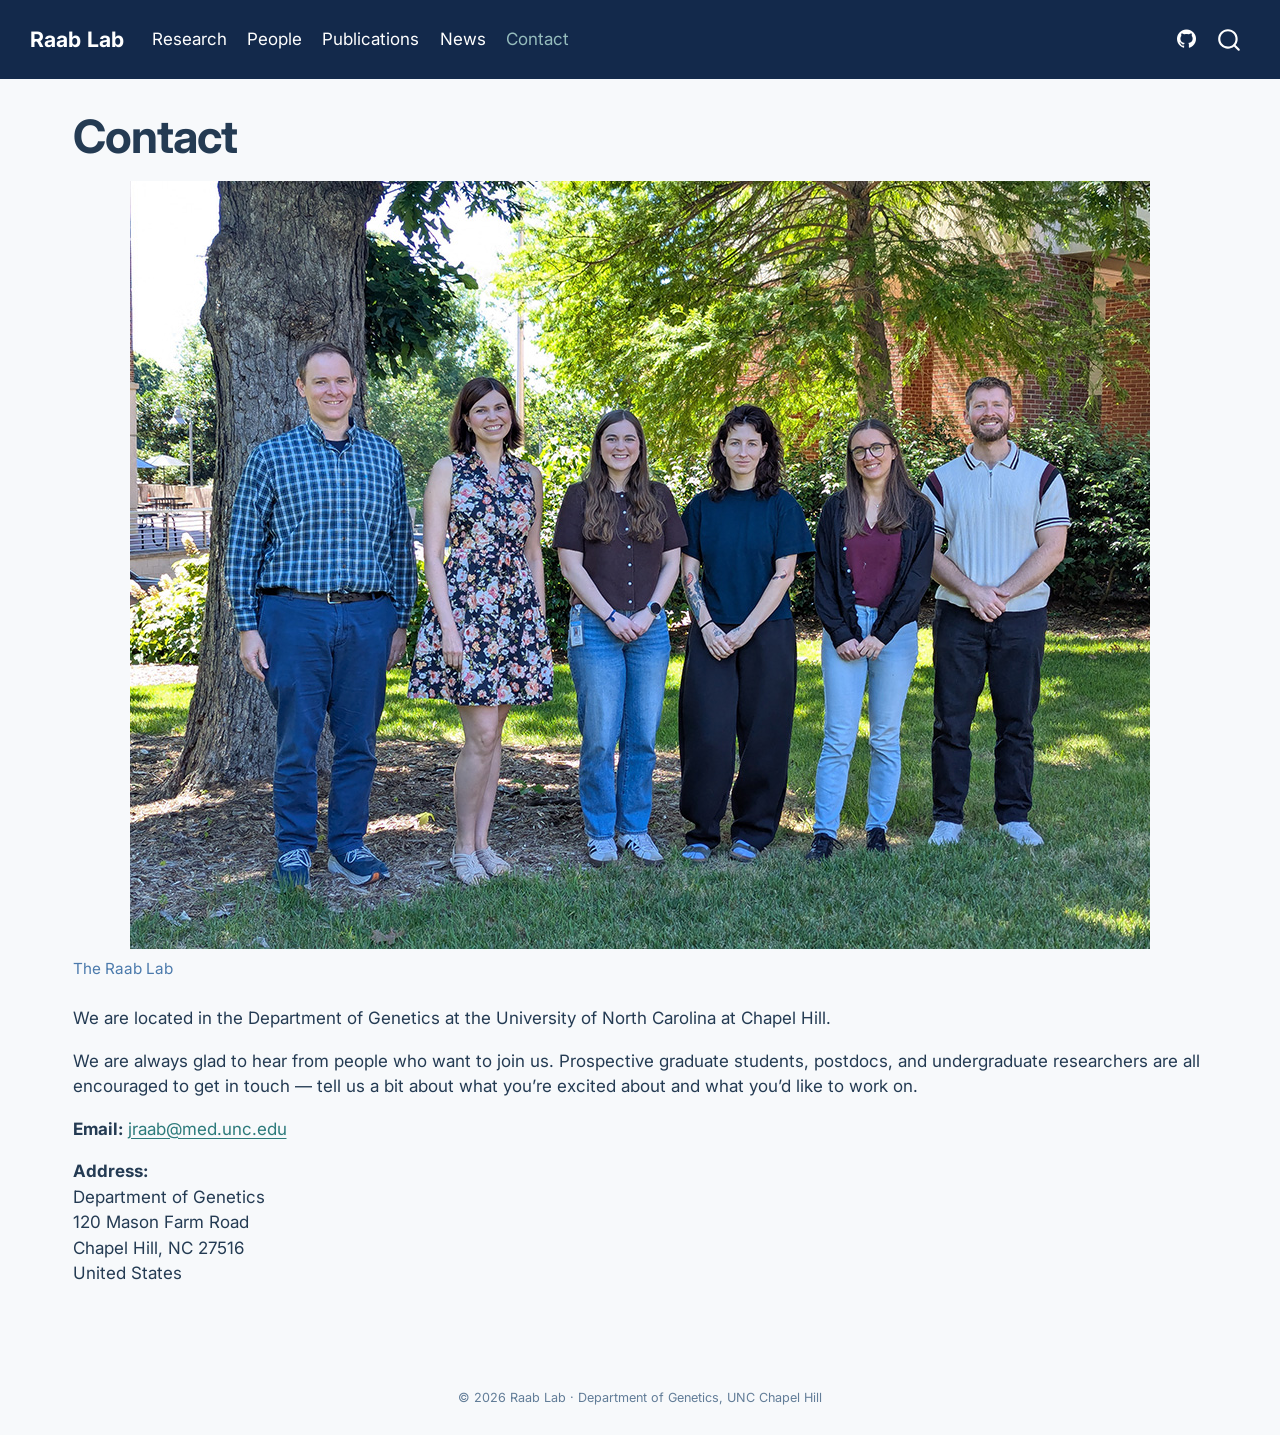
<file: contact.html>
<!DOCTYPE html>
<html xmlns="http://www.w3.org/1999/xhtml" lang="en" xml:lang="en"><head>

<meta charset="utf-8">
<meta name="generator" content="quarto-1.9.38">

<meta name="viewport" content="width=device-width, initial-scale=1.0, user-scalable=yes">


<title>Contact – Raab Lab</title>
<style>
/* Default styles provided by pandoc.
** See https://pandoc.org/MANUAL.html#variables-for-html for config info.
*/
code{white-space: pre-wrap;}
span.smallcaps{font-variant: small-caps;}
div.columns{display: flex; gap: min(4vw, 1.5em);}
div.column{flex: auto; overflow-x: auto;}
div.hanging-indent{margin-left: 1.5em; text-indent: -1.5em;}
ul.task-list{list-style: none;}
ul.task-list li input[type="checkbox"] {
  width: 0.8em;
  margin: 0 0.8em 0.2em -1em; /* quarto-specific, see https://github.com/quarto-dev/quarto-cli/issues/4556 */ 
  vertical-align: middle;
}
</style>


<script src="site_libs/quarto-nav/quarto-nav.js"></script>
<script src="site_libs/quarto-nav/headroom.min.js"></script>
<script src="site_libs/clipboard/clipboard.min.js"></script>
<script src="site_libs/quarto-search/autocomplete.umd.js"></script>
<script src="site_libs/quarto-search/fuse.min.js"></script>
<script src="site_libs/quarto-search/quarto-search.js"></script>
<meta name="quarto:offset" content="./">
<script src="site_libs/quarto-html/quarto.js" type="module"></script>
<script src="site_libs/quarto-html/tabsets/tabsets.js" type="module"></script>
<script src="site_libs/quarto-html/popper.min.js"></script>
<script src="site_libs/quarto-html/tippy.umd.min.js"></script>
<script src="site_libs/quarto-html/anchor.min.js"></script>
<link href="site_libs/quarto-html/tippy.css" rel="stylesheet">
<link href="site_libs/quarto-html/quarto-syntax-highlighting-15634bcf2e68342d4ad2dfa704d543f6.css" rel="stylesheet" id="quarto-text-highlighting-styles">
<script src="site_libs/bootstrap/bootstrap.min.js"></script>
<link href="site_libs/bootstrap/bootstrap-icons.css" rel="stylesheet">
<link href="site_libs/bootstrap/bootstrap-0ed7134436ca8e24a474c558aa432b6c.min.css" rel="stylesheet" append-hash="true" id="quarto-bootstrap" data-mode="light">
<script id="quarto-search-options" type="application/json">{
  "location": "navbar",
  "copy-button": false,
  "collapse-after": 3,
  "panel-placement": "end",
  "type": "overlay",
  "limit": 50,
  "keyboard-shortcut": [
    "f",
    "/",
    "s"
  ],
  "show-item-context": false,
  "language": {
    "search-no-results-text": "No results",
    "search-matching-documents-text": "matching documents",
    "search-copy-link-title": "Copy link to search",
    "search-hide-matches-text": "Hide additional matches",
    "search-more-match-text": "more match in this document",
    "search-more-matches-text": "more matches in this document",
    "search-clear-button-title": "Clear",
    "search-text-placeholder": "",
    "search-detached-cancel-button-title": "Cancel",
    "search-submit-button-title": "Submit",
    "search-label": "Search"
  }
}</script>


</head>

<body class="nav-fixed quarto-light">

<div id="quarto-search-results"></div>
  <header id="quarto-header" class="headroom fixed-top">
    <nav class="navbar navbar-expand-lg " data-bs-theme="dark">
      <div class="navbar-container container-fluid">
      <div class="navbar-brand-container mx-auto">
    <a class="navbar-brand" href="./index.html">
    <span class="navbar-title">Raab Lab</span>
    </a>
  </div>
            <div id="quarto-search" class="" title="Search"></div>
          <button class="navbar-toggler" type="button" data-bs-toggle="collapse" data-bs-target="#navbarCollapse" aria-controls="navbarCollapse" role="menu" aria-expanded="false" aria-label="Toggle navigation" onclick="if (window.quartoToggleHeadroom) { window.quartoToggleHeadroom(); }">
  <span class="navbar-toggler-icon"></span>
</button>
          <div class="collapse navbar-collapse" id="navbarCollapse">
            <ul class="navbar-nav navbar-nav-scroll me-auto">
  <li class="nav-item">
    <a class="nav-link" href="./index.html#research"> 
<span class="menu-text">Research</span></a>
  </li>  
  <li class="nav-item">
    <a class="nav-link" href="./people.html"> 
<span class="menu-text">People</span></a>
  </li>  
  <li class="nav-item">
    <a class="nav-link" href="./publications.html"> 
<span class="menu-text">Publications</span></a>
  </li>  
  <li class="nav-item">
    <a class="nav-link" href="./news.html"> 
<span class="menu-text">News</span></a>
  </li>  
  <li class="nav-item">
    <a class="nav-link active" href="./contact.html" aria-current="page"> 
<span class="menu-text">Contact</span></a>
  </li>  
</ul>
            <ul class="navbar-nav navbar-nav-scroll ms-auto">
  <li class="nav-item compact">
    <a class="nav-link" href="https://github.com/raab-lab"> <i class="bi bi-github" role="img" aria-label="GitHub">
</i> 
<span class="menu-text"></span></a>
  </li>  
</ul>
          </div> <!-- /navcollapse -->
            <div class="quarto-navbar-tools">
</div>
      </div> <!-- /container-fluid -->
    </nav>
</header>
<!-- content -->
<div id="quarto-content" class="quarto-container page-columns page-rows-contents page-layout-full page-navbar">
<!-- sidebar -->
<!-- margin-sidebar -->
    
<!-- main -->
<main class="content column-page" id="quarto-document-content">

<header id="title-block-header" class="quarto-title-block default">
<div class="quarto-title">
<h1 class="title">Contact</h1>
</div>



<div class="quarto-title-meta column-page">

    
  
    
  </div>
  


</header>


<div class="quarto-figure quarto-figure-center" style="border-radius:.6rem;margin-bottom:1.5rem;">
<figure class="figure">
<p><img src="images/lab-photo.jpg" class="img-fluid figure-img"></p>
<figcaption>The Raab Lab</figcaption>
</figure>
</div>
<p>We are located in the Department of Genetics at the University of North Carolina at Chapel Hill.</p>
<p>We are always glad to hear from people who want to join us. Prospective graduate students, postdocs, and undergraduate researchers are all encouraged to get in touch — tell us a bit about what you’re excited about and what you’d like to work on.</p>
<p><strong>Email:</strong> <a href="mailto:jraab@med.unc.edu">jraab@med.unc.edu</a></p>
<p><strong>Address:</strong><br>
Department of Genetics<br>
120 Mason Farm Road<br>
Chapel Hill, NC 27516<br>
United States</p>



</main> <!-- /main -->
<script id="quarto-html-after-body" type="application/javascript">
  window.document.addEventListener("DOMContentLoaded", function (event) {
    const icon = "";
    const anchorJS = new window.AnchorJS();
    anchorJS.options = {
      placement: 'right',
      icon: icon
    };
    anchorJS.add('.anchored');
    const isCodeAnnotation = (el) => {
      for (const clz of el.classList) {
        if (clz.startsWith('code-annotation-')) {                     
          return true;
        }
      }
      return false;
    }
    const onCopySuccess = function(e) {
      // button target
      const button = e.trigger;
      // don't keep focus
      button.blur();
      // flash "checked"
      button.classList.add('code-copy-button-checked');
      var currentTitle = button.getAttribute("title");
      button.setAttribute("title", "Copied!");
      let tooltip;
      if (window.bootstrap) {
        button.setAttribute("data-bs-toggle", "tooltip");
        button.setAttribute("data-bs-placement", "left");
        button.setAttribute("data-bs-title", "Copied!");
        tooltip = new bootstrap.Tooltip(button, 
          { trigger: "manual", 
            customClass: "code-copy-button-tooltip",
            offset: [0, -8]});
        tooltip.show();    
      }
      setTimeout(function() {
        if (tooltip) {
          tooltip.hide();
          button.removeAttribute("data-bs-title");
          button.removeAttribute("data-bs-toggle");
          button.removeAttribute("data-bs-placement");
        }
        button.setAttribute("title", currentTitle);
        button.classList.remove('code-copy-button-checked');
      }, 1000);
      // clear code selection
      e.clearSelection();
    }
    const getTextToCopy = function(trigger) {
      const outerScaffold = trigger.parentElement.cloneNode(true);
      const codeEl = outerScaffold.querySelector('code');
      for (const childEl of codeEl.children) {
        if (isCodeAnnotation(childEl)) {
          childEl.remove();
        }
      }
      return codeEl.innerText;
    }
    const clipboard = new window.ClipboardJS('.code-copy-button:not([data-in-quarto-modal])', {
      text: getTextToCopy
    });
    clipboard.on('success', onCopySuccess);
    if (window.document.getElementById('quarto-embedded-source-code-modal')) {
      const clipboardModal = new window.ClipboardJS('.code-copy-button[data-in-quarto-modal]', {
        text: getTextToCopy,
        container: window.document.getElementById('quarto-embedded-source-code-modal')
      });
      clipboardModal.on('success', onCopySuccess);
    }
      var localhostRegex = new RegExp(/^(?:http|https):\/\/localhost\:?[0-9]*\//);
      var mailtoRegex = new RegExp(/^mailto:/);
        var filterRegex = new RegExp("https:\/\/raab-lab\.org");
      var isInternal = (href) => {
          return filterRegex.test(href) || localhostRegex.test(href) || mailtoRegex.test(href);
      }
      // Inspect non-navigation links and adorn them if external
     var links = window.document.querySelectorAll('a[href]:not(.nav-link):not(.navbar-brand):not(.toc-action):not(.sidebar-link):not(.sidebar-item-toggle):not(.pagination-link):not(.no-external):not([aria-hidden]):not(.dropdown-item):not(.quarto-navigation-tool):not(.about-link)');
      for (var i=0; i<links.length; i++) {
        const link = links[i];
        if (!isInternal(link.href)) {
          // undo the damage that might have been done by quarto-nav.js in the case of
          // links that we want to consider external
          if (link.dataset.originalHref !== undefined) {
            link.href = link.dataset.originalHref;
          }
        }
      }
    function tippyHover(el, contentFn, onTriggerFn, onUntriggerFn) {
      const config = {
        allowHTML: true,
        maxWidth: 500,
        delay: 100,
        arrow: false,
        appendTo: function(el) {
            return el.parentElement;
        },
        interactive: true,
        interactiveBorder: 10,
        theme: 'quarto',
        placement: 'bottom-start',
      };
      if (contentFn) {
        config.content = contentFn;
      }
      if (onTriggerFn) {
        config.onTrigger = onTriggerFn;
      }
      if (onUntriggerFn) {
        config.onUntrigger = onUntriggerFn;
      }
      window.tippy(el, config); 
    }
    const noterefs = window.document.querySelectorAll('a[role="doc-noteref"]');
    for (var i=0; i<noterefs.length; i++) {
      const ref = noterefs[i];
      tippyHover(ref, function() {
        // use id or data attribute instead here
        let href = ref.getAttribute('data-footnote-href') || ref.getAttribute('href');
        try { href = new URL(href).hash; } catch {}
        const id = href.replace(/^#\/?/, "");
        const note = window.document.getElementById(id);
        if (note) {
          return note.innerHTML;
        } else {
          return "";
        }
      });
    }
    const xrefs = window.document.querySelectorAll('a.quarto-xref');
    const processXRef = (id, note) => {
      // Strip column container classes
      const stripColumnClz = (el) => {
        el.classList.remove("page-full", "page-columns");
        if (el.children) {
          for (const child of el.children) {
            stripColumnClz(child);
          }
        }
      }
      stripColumnClz(note)
      if (id === null || id.startsWith('sec-')) {
        // Special case sections, only their first couple elements
        const container = document.createElement("div");
        if (note.children && note.children.length > 2) {
          container.appendChild(note.children[0].cloneNode(true));
          for (let i = 1; i < note.children.length; i++) {
            const child = note.children[i];
            if (child.tagName === "P" && child.innerText === "") {
              continue;
            } else {
              container.appendChild(child.cloneNode(true));
              break;
            }
          }
          if (window.Quarto?.typesetMath) {
            window.Quarto.typesetMath(container);
          }
          return container.innerHTML
        } else {
          if (window.Quarto?.typesetMath) {
            window.Quarto.typesetMath(note);
          }
          return note.innerHTML;
        }
      } else {
        // Remove any anchor links if they are present
        const anchorLink = note.querySelector('a.anchorjs-link');
        if (anchorLink) {
          anchorLink.remove();
        }
        if (window.Quarto?.typesetMath) {
          window.Quarto.typesetMath(note);
        }
        if (note.classList.contains("callout")) {
          return note.outerHTML;
        } else {
          return note.innerHTML;
        }
      }
    }
    for (var i=0; i<xrefs.length; i++) {
      const xref = xrefs[i];
      tippyHover(xref, undefined, function(instance) {
        instance.disable();
        let url = xref.getAttribute('href');
        let hash = undefined; 
        if (url.startsWith('#')) {
          hash = url;
        } else {
          try { hash = new URL(url).hash; } catch {}
        }
        if (hash) {
          const id = hash.replace(/^#\/?/, "");
          const note = window.document.getElementById(id);
          if (note !== null) {
            try {
              const html = processXRef(id, note.cloneNode(true));
              instance.setContent(html);
            } finally {
              instance.enable();
              instance.show();
            }
          } else {
            // See if we can fetch this
            fetch(url.split('#')[0])
            .then(res => res.text())
            .then(html => {
              const parser = new DOMParser();
              const htmlDoc = parser.parseFromString(html, "text/html");
              const note = htmlDoc.getElementById(id);
              if (note !== null) {
                const html = processXRef(id, note);
                instance.setContent(html);
              } 
            }).finally(() => {
              instance.enable();
              instance.show();
            });
          }
        } else {
          // See if we can fetch a full url (with no hash to target)
          // This is a special case and we should probably do some content thinning / targeting
          fetch(url)
          .then(res => res.text())
          .then(html => {
            const parser = new DOMParser();
            const htmlDoc = parser.parseFromString(html, "text/html");
            const note = htmlDoc.querySelector('main.content');
            if (note !== null) {
              // This should only happen for chapter cross references
              // (since there is no id in the URL)
              // remove the first header
              if (note.children.length > 0 && note.children[0].tagName === "HEADER") {
                note.children[0].remove();
              }
              const html = processXRef(null, note);
              instance.setContent(html);
            } 
          }).finally(() => {
            instance.enable();
            instance.show();
          });
        }
      }, function(instance) {
      });
    }
        let selectedAnnoteEl;
        const selectorForAnnotation = ( cell, annotation) => {
          let cellAttr = 'data-code-cell="' + cell + '"';
          let lineAttr = 'data-code-annotation="' +  annotation + '"';
          const selector = 'span[' + cellAttr + '][' + lineAttr + ']';
          return selector;
        }
        const selectCodeLines = (annoteEl) => {
          const doc = window.document;
          const targetCell = annoteEl.getAttribute("data-target-cell");
          const targetAnnotation = annoteEl.getAttribute("data-target-annotation");
          const annoteSpan = window.document.querySelector(selectorForAnnotation(targetCell, targetAnnotation));
          const lines = annoteSpan.getAttribute("data-code-lines").split(",");
          const lineIds = lines.map((line) => {
            return targetCell + "-" + line;
          })
          let top = null;
          let height = null;
          let parent = null;
          if (lineIds.length > 0) {
              //compute the position of the single el (top and bottom and make a div)
              const el = window.document.getElementById(lineIds[0]);
              top = el.offsetTop;
              height = el.offsetHeight;
              parent = el.parentElement.parentElement;
            if (lineIds.length > 1) {
              const lastEl = window.document.getElementById(lineIds[lineIds.length - 1]);
              const bottom = lastEl.offsetTop + lastEl.offsetHeight;
              height = bottom - top;
            }
            if (top !== null && height !== null && parent !== null) {
              // cook up a div (if necessary) and position it 
              let div = window.document.getElementById("code-annotation-line-highlight");
              if (div === null) {
                div = window.document.createElement("div");
                div.setAttribute("id", "code-annotation-line-highlight");
                div.style.position = 'absolute';
                parent.appendChild(div);
              }
              div.style.top = top - 2 + "px";
              div.style.height = height + 4 + "px";
              div.style.left = 0;
              let gutterDiv = window.document.getElementById("code-annotation-line-highlight-gutter");
              if (gutterDiv === null) {
                gutterDiv = window.document.createElement("div");
                gutterDiv.setAttribute("id", "code-annotation-line-highlight-gutter");
                gutterDiv.style.position = 'absolute';
                const codeCell = window.document.getElementById(targetCell);
                const gutter = codeCell.querySelector('.code-annotation-gutter');
                gutter.appendChild(gutterDiv);
              }
              gutterDiv.style.top = top - 2 + "px";
              gutterDiv.style.height = height + 4 + "px";
            }
            selectedAnnoteEl = annoteEl;
          }
        };
        const unselectCodeLines = () => {
          const elementsIds = ["code-annotation-line-highlight", "code-annotation-line-highlight-gutter"];
          elementsIds.forEach((elId) => {
            const div = window.document.getElementById(elId);
            if (div) {
              div.remove();
            }
          });
          selectedAnnoteEl = undefined;
        };
          // Handle positioning of the toggle
      window.addEventListener(
        "resize",
        throttle(() => {
          elRect = undefined;
          if (selectedAnnoteEl) {
            selectCodeLines(selectedAnnoteEl);
          }
        }, 10)
      );
      function throttle(fn, ms) {
      let throttle = false;
      let timer;
        return (...args) => {
          if(!throttle) { // first call gets through
              fn.apply(this, args);
              throttle = true;
          } else { // all the others get throttled
              if(timer) clearTimeout(timer); // cancel #2
              timer = setTimeout(() => {
                fn.apply(this, args);
                timer = throttle = false;
              }, ms);
          }
        };
      }
        // Attach click handler to the DT
        const annoteDls = window.document.querySelectorAll('dt[data-target-cell]');
        for (const annoteDlNode of annoteDls) {
          annoteDlNode.addEventListener('click', (event) => {
            const clickedEl = event.target;
            if (clickedEl !== selectedAnnoteEl) {
              unselectCodeLines();
              const activeEl = window.document.querySelector('dt[data-target-cell].code-annotation-active');
              if (activeEl) {
                activeEl.classList.remove('code-annotation-active');
              }
              selectCodeLines(clickedEl);
              clickedEl.classList.add('code-annotation-active');
            } else {
              // Unselect the line
              unselectCodeLines();
              clickedEl.classList.remove('code-annotation-active');
            }
          });
        }
    const findCites = (el) => {
      const parentEl = el.parentElement;
      if (parentEl) {
        const cites = parentEl.dataset.cites;
        if (cites) {
          return {
            el,
            cites: cites.split(' ')
          };
        } else {
          return findCites(el.parentElement)
        }
      } else {
        return undefined;
      }
    };
    var bibliorefs = window.document.querySelectorAll('a[role="doc-biblioref"]');
    for (var i=0; i<bibliorefs.length; i++) {
      const ref = bibliorefs[i];
      const citeInfo = findCites(ref);
      if (citeInfo) {
        tippyHover(citeInfo.el, function() {
          var popup = window.document.createElement('div');
          citeInfo.cites.forEach(function(cite) {
            var citeDiv = window.document.createElement('div');
            citeDiv.classList.add('hanging-indent');
            citeDiv.classList.add('csl-entry');
            var biblioDiv = window.document.getElementById('ref-' + cite);
            if (biblioDiv) {
              citeDiv.innerHTML = biblioDiv.innerHTML;
            }
            popup.appendChild(citeDiv);
          });
          return popup.innerHTML;
        });
      }
    }
  });
  </script>
</div> <!-- /content -->
<footer class="footer">
  <div class="nav-footer">
    <div class="nav-footer-left">
      &nbsp;
    </div>   
    <div class="nav-footer-center">
<p>© 2026 Raab Lab · Department of Genetics, UNC Chapel Hill</p>
</div>
    <div class="nav-footer-right">
      &nbsp;
    </div>
  </div>
</footer>




</body></html>
</file>
<file: site_libs/quarto-html/tippy.css>
.tippy-box[data-animation=fade][data-state=hidden]{opacity:0}[data-tippy-root]{max-width:calc(100vw - 10px)}.tippy-box{position:relative;background-color:#333;color:#fff;border-radius:4px;font-size:14px;line-height:1.4;white-space:normal;outline:0;transition-property:transform,visibility,opacity}.tippy-box[data-placement^=top]>.tippy-arrow{bottom:0}.tippy-box[data-placement^=top]>.tippy-arrow:before{bottom:-7px;left:0;border-width:8px 8px 0;border-top-color:initial;transform-origin:center top}.tippy-box[data-placement^=bottom]>.tippy-arrow{top:0}.tippy-box[data-placement^=bottom]>.tippy-arrow:before{top:-7px;left:0;border-width:0 8px 8px;border-bottom-color:initial;transform-origin:center bottom}.tippy-box[data-placement^=left]>.tippy-arrow{right:0}.tippy-box[data-placement^=left]>.tippy-arrow:before{border-width:8px 0 8px 8px;border-left-color:initial;right:-7px;transform-origin:center left}.tippy-box[data-placement^=right]>.tippy-arrow{left:0}.tippy-box[data-placement^=right]>.tippy-arrow:before{left:-7px;border-width:8px 8px 8px 0;border-right-color:initial;transform-origin:center right}.tippy-box[data-inertia][data-state=visible]{transition-timing-function:cubic-bezier(.54,1.5,.38,1.11)}.tippy-arrow{width:16px;height:16px;color:#333}.tippy-arrow:before{content:"";position:absolute;border-color:transparent;border-style:solid}.tippy-content{position:relative;padding:5px 9px;z-index:1}
</file>
<file: site_libs/quarto-html/quarto-syntax-highlighting-15634bcf2e68342d4ad2dfa704d543f6.css>
/* quarto syntax highlight colors */
:root {
  --quarto-hl-ot-color: #003B4F;
  --quarto-hl-at-color: #657422;
  --quarto-hl-ss-color: #20794D;
  --quarto-hl-an-color: #5E5E5E;
  --quarto-hl-fu-color: #4758AB;
  --quarto-hl-st-color: #20794D;
  --quarto-hl-cf-color: #003B4F;
  --quarto-hl-op-color: #5E5E5E;
  --quarto-hl-er-color: #AD0000;
  --quarto-hl-bn-color: #AD0000;
  --quarto-hl-al-color: #AD0000;
  --quarto-hl-va-color: #111111;
  --quarto-hl-bu-color: inherit;
  --quarto-hl-ex-color: inherit;
  --quarto-hl-pp-color: #AD0000;
  --quarto-hl-in-color: #5E5E5E;
  --quarto-hl-vs-color: #20794D;
  --quarto-hl-wa-color: #5E5E5E;
  --quarto-hl-do-color: #5E5E5E;
  --quarto-hl-im-color: #00769E;
  --quarto-hl-ch-color: #20794D;
  --quarto-hl-dt-color: #AD0000;
  --quarto-hl-fl-color: #AD0000;
  --quarto-hl-co-color: #5E5E5E;
  --quarto-hl-cv-color: #5E5E5E;
  --quarto-hl-cn-color: #8f5902;
  --quarto-hl-sc-color: #5E5E5E;
  --quarto-hl-dv-color: #AD0000;
  --quarto-hl-kw-color: #003B4F;
}

/* other quarto variables */
:root {
  --quarto-font-monospace: SFMono-Regular, Menlo, Monaco, Consolas, "Liberation Mono", "Courier New", monospace;
}

/* syntax highlight based on Pandoc's rules */
pre > code.sourceCode > span {
  color: #003B4F;
}

code.sourceCode > span {
  color: #003B4F;
}

div.sourceCode,
div.sourceCode pre.sourceCode {
  color: #003B4F;
}

/* Normal */
code span {
  color: #003B4F;
}

/* Alert */
code span.al {
  color: #AD0000;
  font-style: inherit;
}

/* Annotation */
code span.an {
  color: #5E5E5E;
  font-style: inherit;
}

/* Attribute */
code span.at {
  color: #657422;
  font-style: inherit;
}

/* BaseN */
code span.bn {
  color: #AD0000;
  font-style: inherit;
}

/* BuiltIn */
code span.bu {
  font-style: inherit;
}

/* ControlFlow */
code span.cf {
  color: #003B4F;
  font-weight: bold;
  font-style: inherit;
}

/* Char */
code span.ch {
  color: #20794D;
  font-style: inherit;
}

/* Constant */
code span.cn {
  color: #8f5902;
  font-style: inherit;
}

/* Comment */
code span.co {
  color: #5E5E5E;
  font-style: inherit;
}

/* CommentVar */
code span.cv {
  color: #5E5E5E;
  font-style: italic;
}

/* Documentation */
code span.do {
  color: #5E5E5E;
  font-style: italic;
}

/* DataType */
code span.dt {
  color: #AD0000;
  font-style: inherit;
}

/* DecVal */
code span.dv {
  color: #AD0000;
  font-style: inherit;
}

/* Error */
code span.er {
  color: #AD0000;
  font-style: inherit;
}

/* Extension */
code span.ex {
  font-style: inherit;
}

/* Float */
code span.fl {
  color: #AD0000;
  font-style: inherit;
}

/* Function */
code span.fu {
  color: #4758AB;
  font-style: inherit;
}

/* Import */
code span.im {
  color: #00769E;
  font-style: inherit;
}

/* Information */
code span.in {
  color: #5E5E5E;
  font-style: inherit;
}

/* Keyword */
code span.kw {
  color: #003B4F;
  font-weight: bold;
  font-style: inherit;
}

/* Operator */
code span.op {
  color: #5E5E5E;
  font-style: inherit;
}

/* Other */
code span.ot {
  color: #003B4F;
  font-style: inherit;
}

/* Preprocessor */
code span.pp {
  color: #AD0000;
  font-style: inherit;
}

/* SpecialChar */
code span.sc {
  color: #5E5E5E;
  font-style: inherit;
}

/* SpecialString */
code span.ss {
  color: #20794D;
  font-style: inherit;
}

/* String */
code span.st {
  color: #20794D;
  font-style: inherit;
}

/* Variable */
code span.va {
  color: #111111;
  font-style: inherit;
}

/* VerbatimString */
code span.vs {
  color: #20794D;
  font-style: inherit;
}

/* Warning */
code span.wa {
  color: #5E5E5E;
  font-style: italic;
}

.prevent-inlining {
  content: "</";
}

/*# sourceMappingURL=f23921c56f73e400b49028c9186a1aa0.css.map */
</file>
